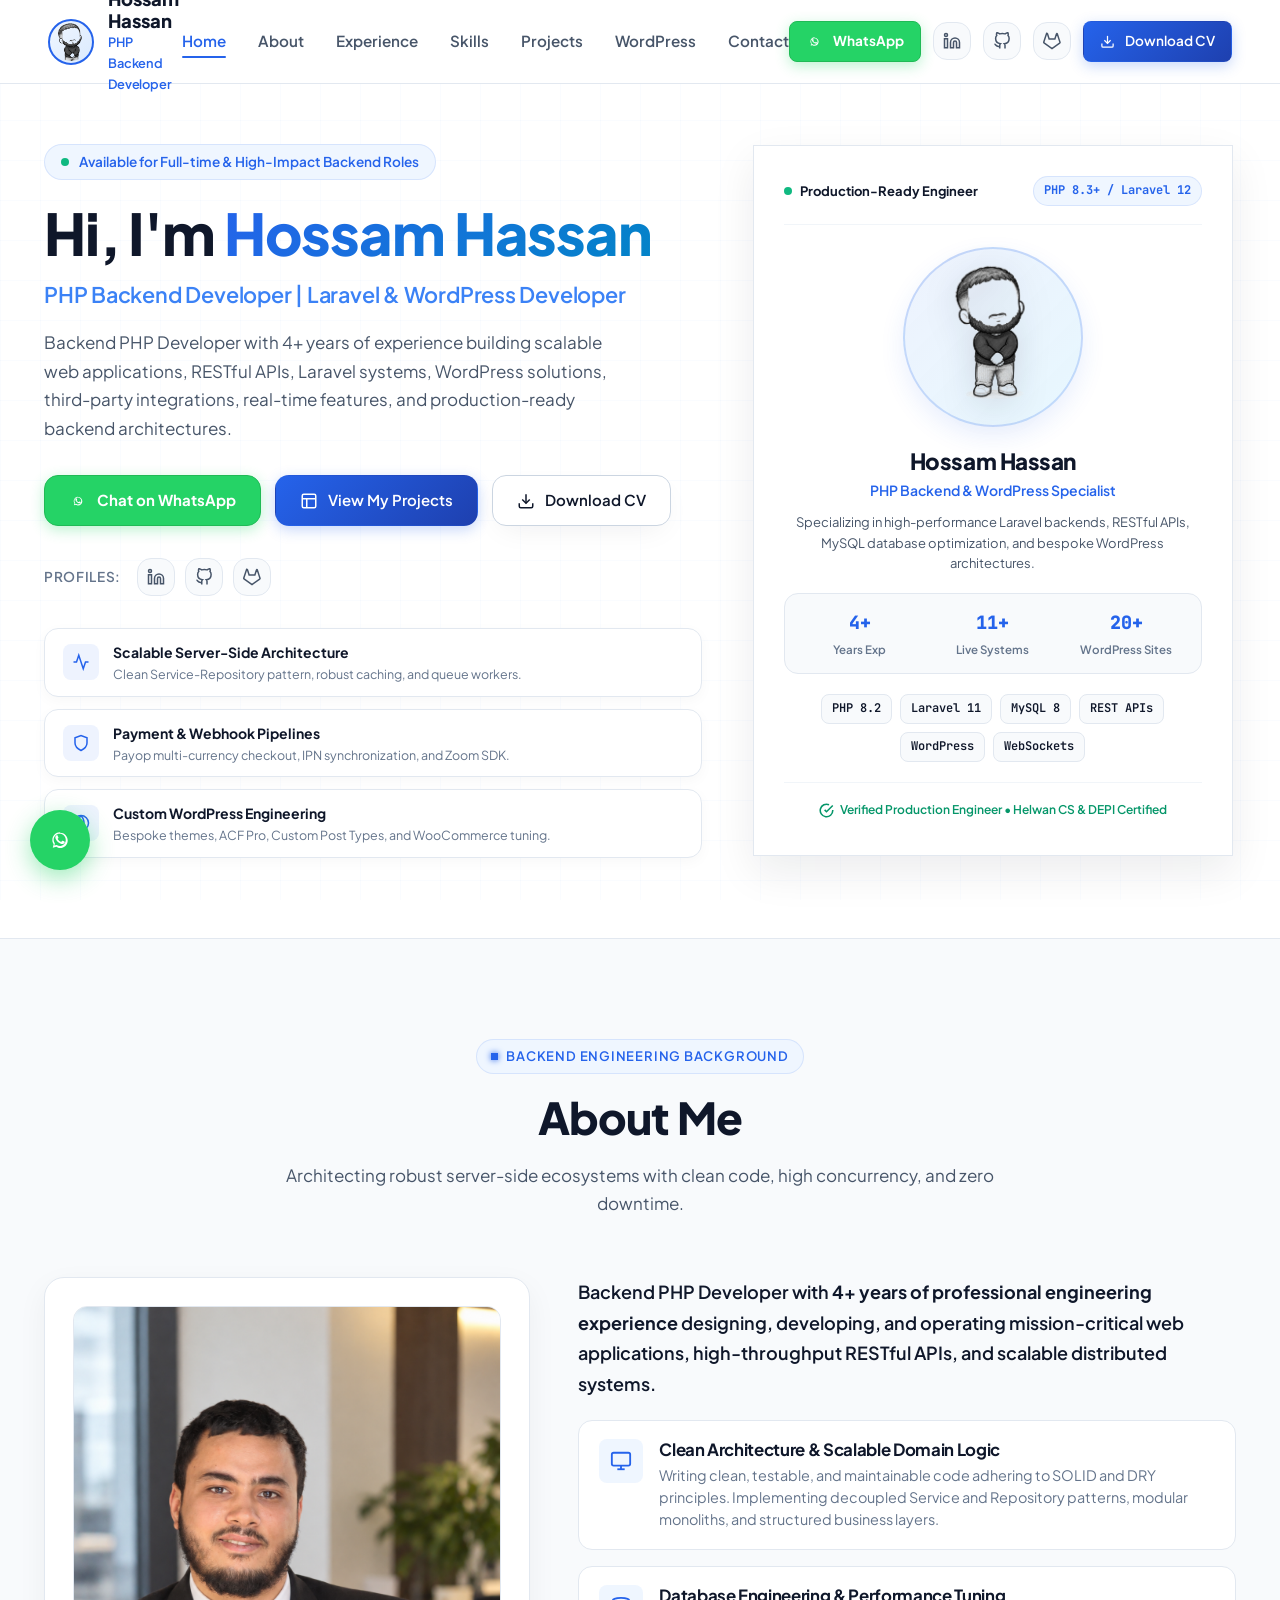
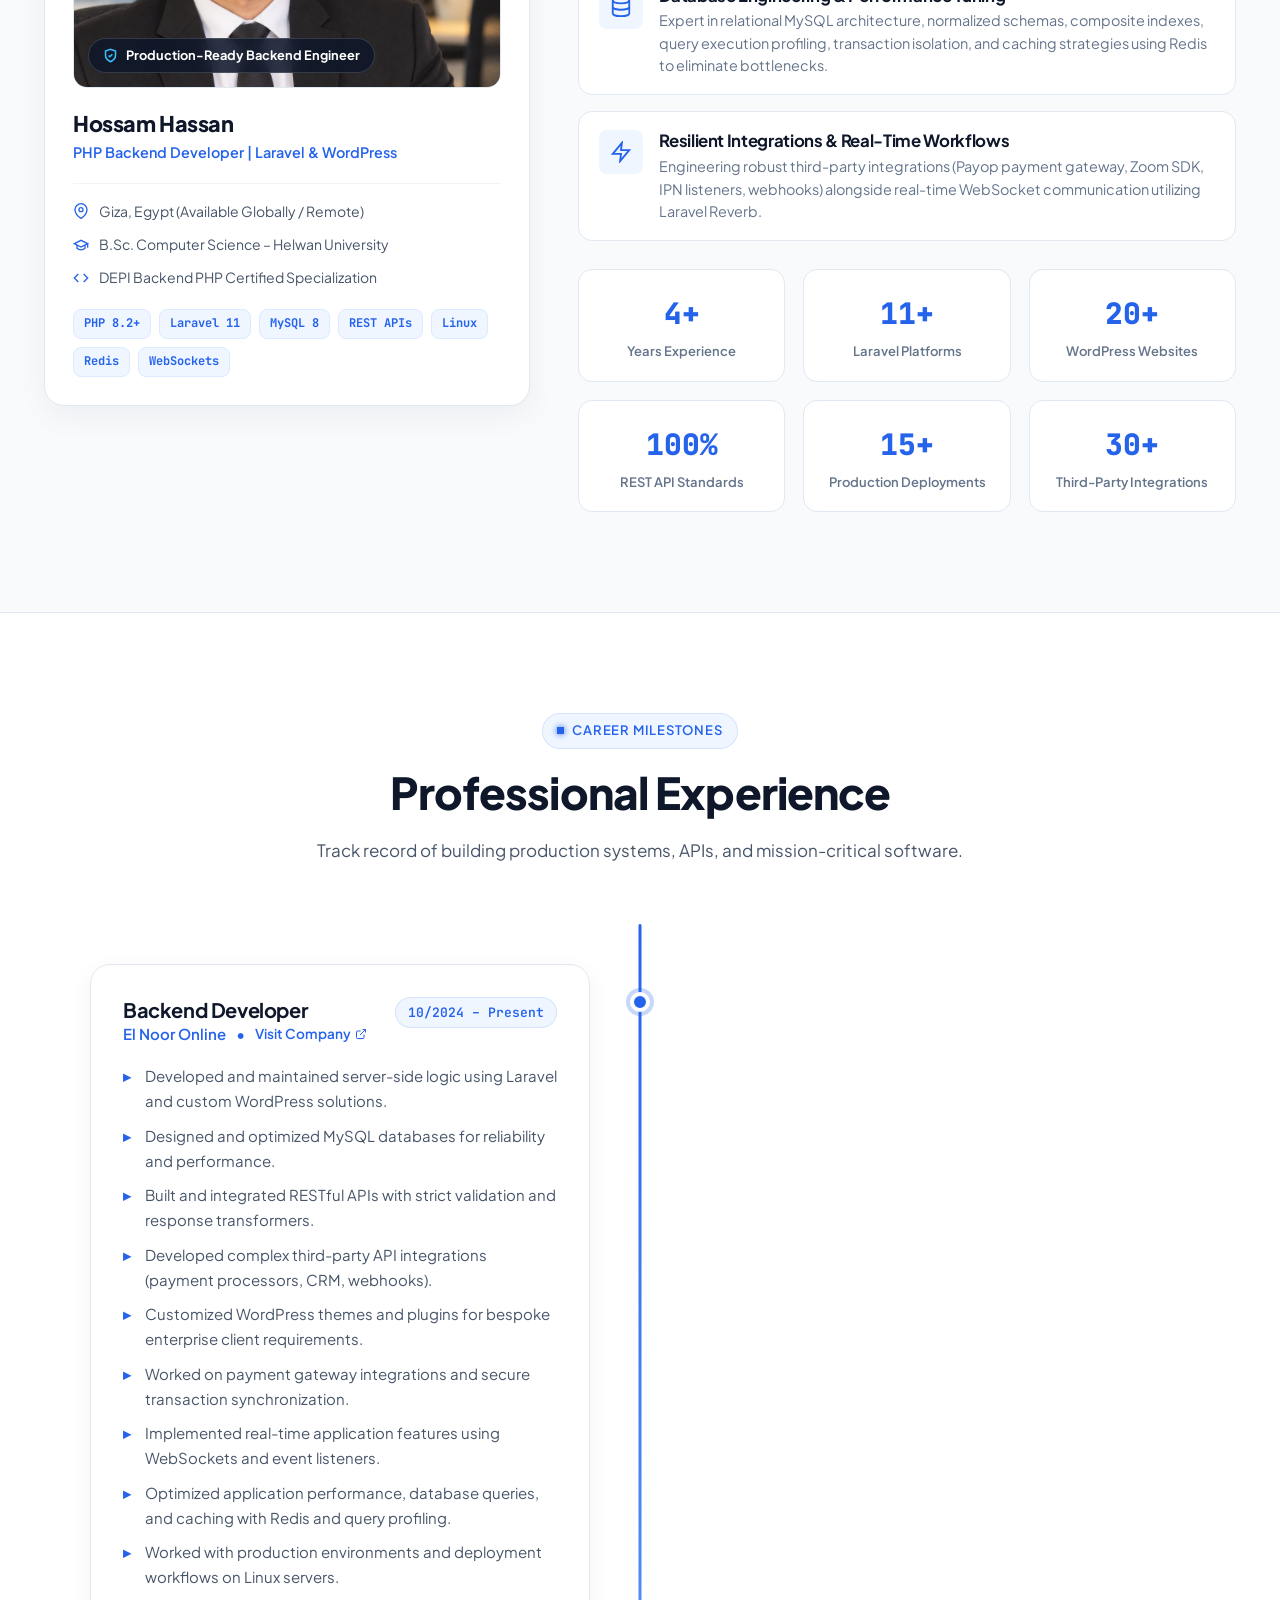
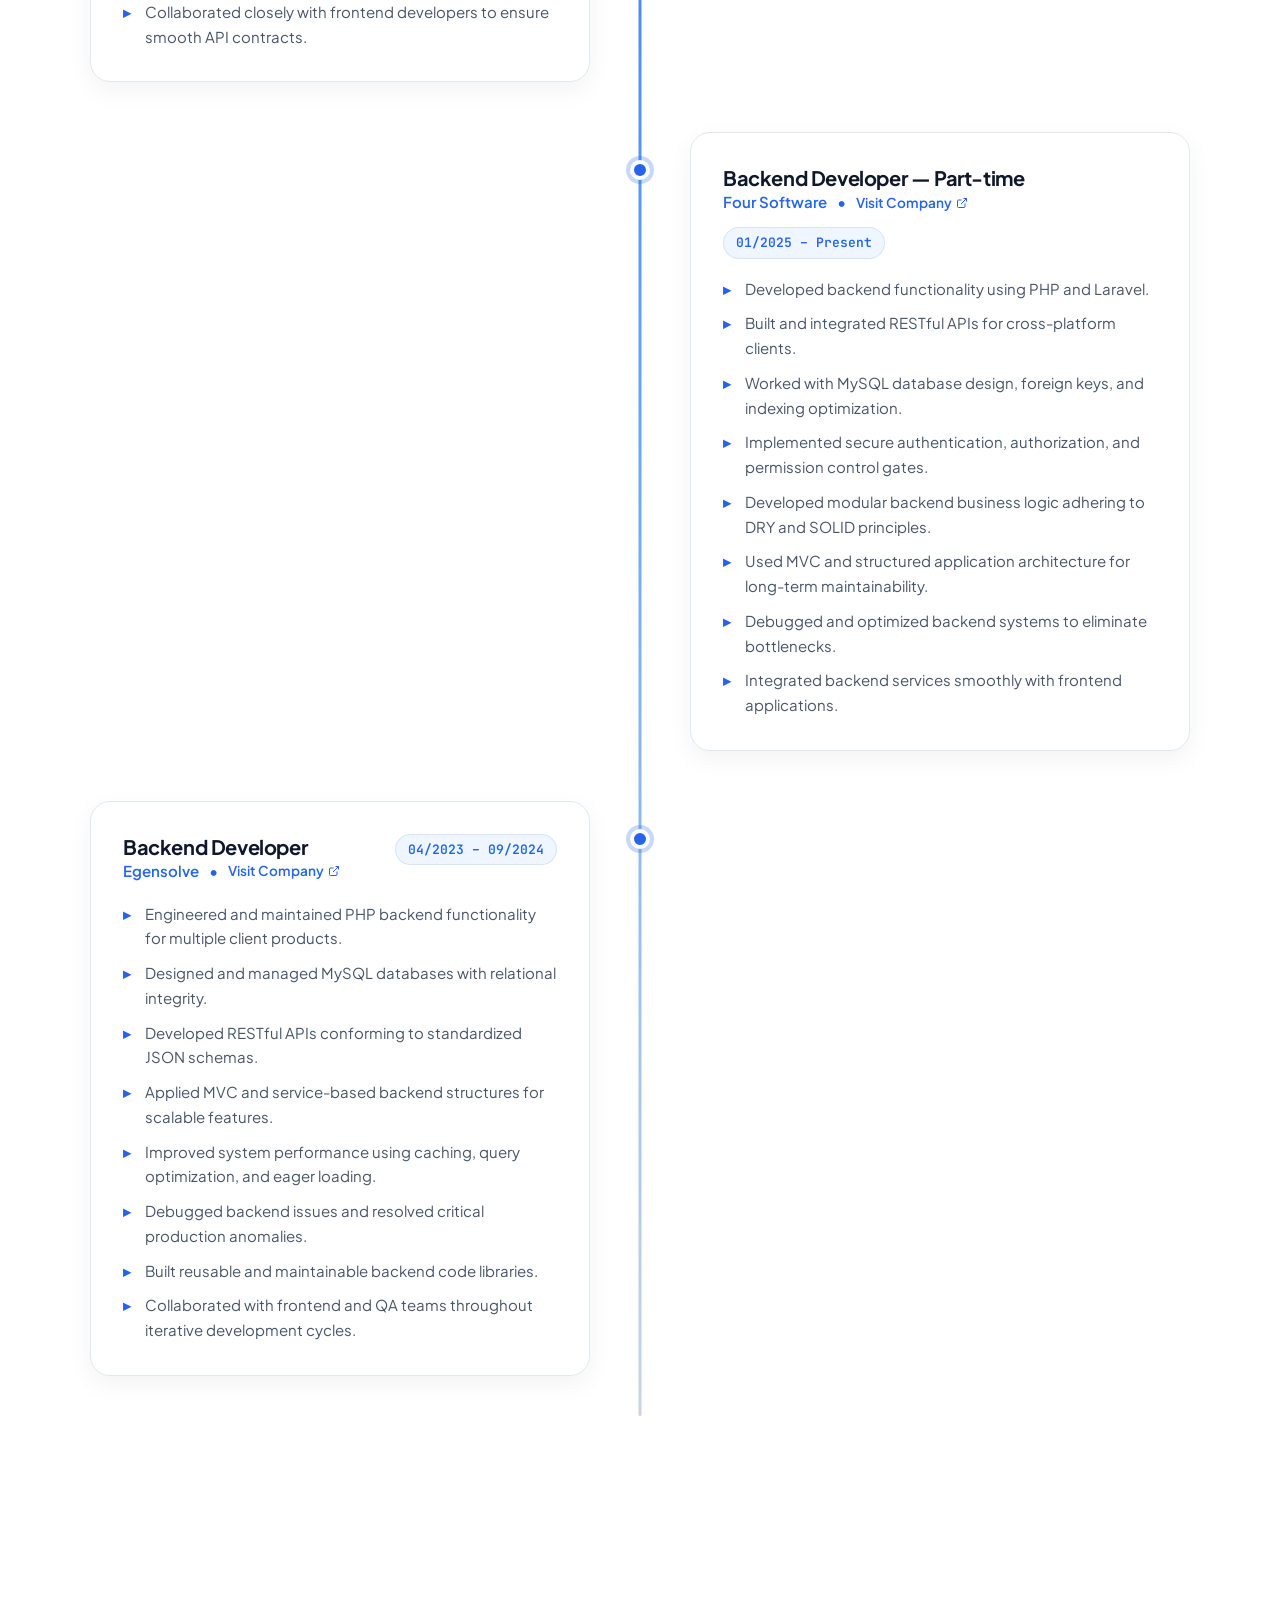
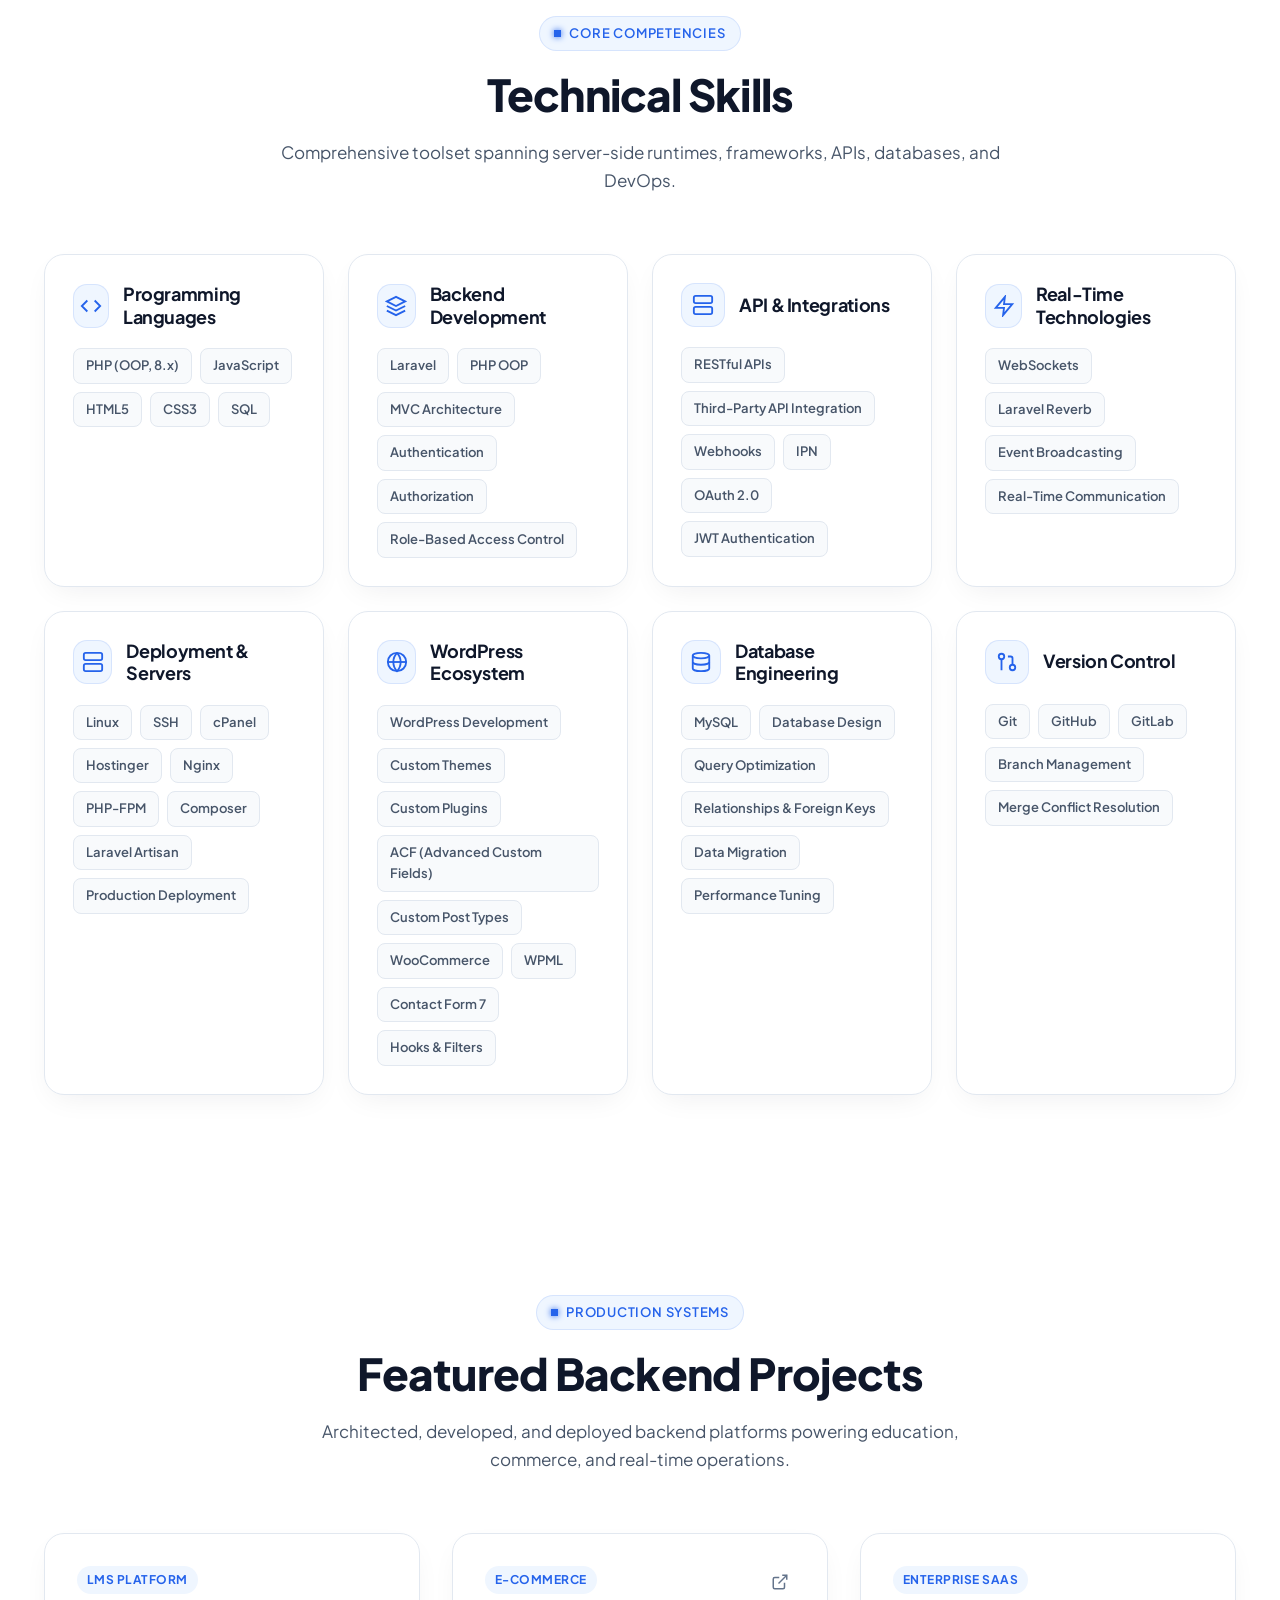
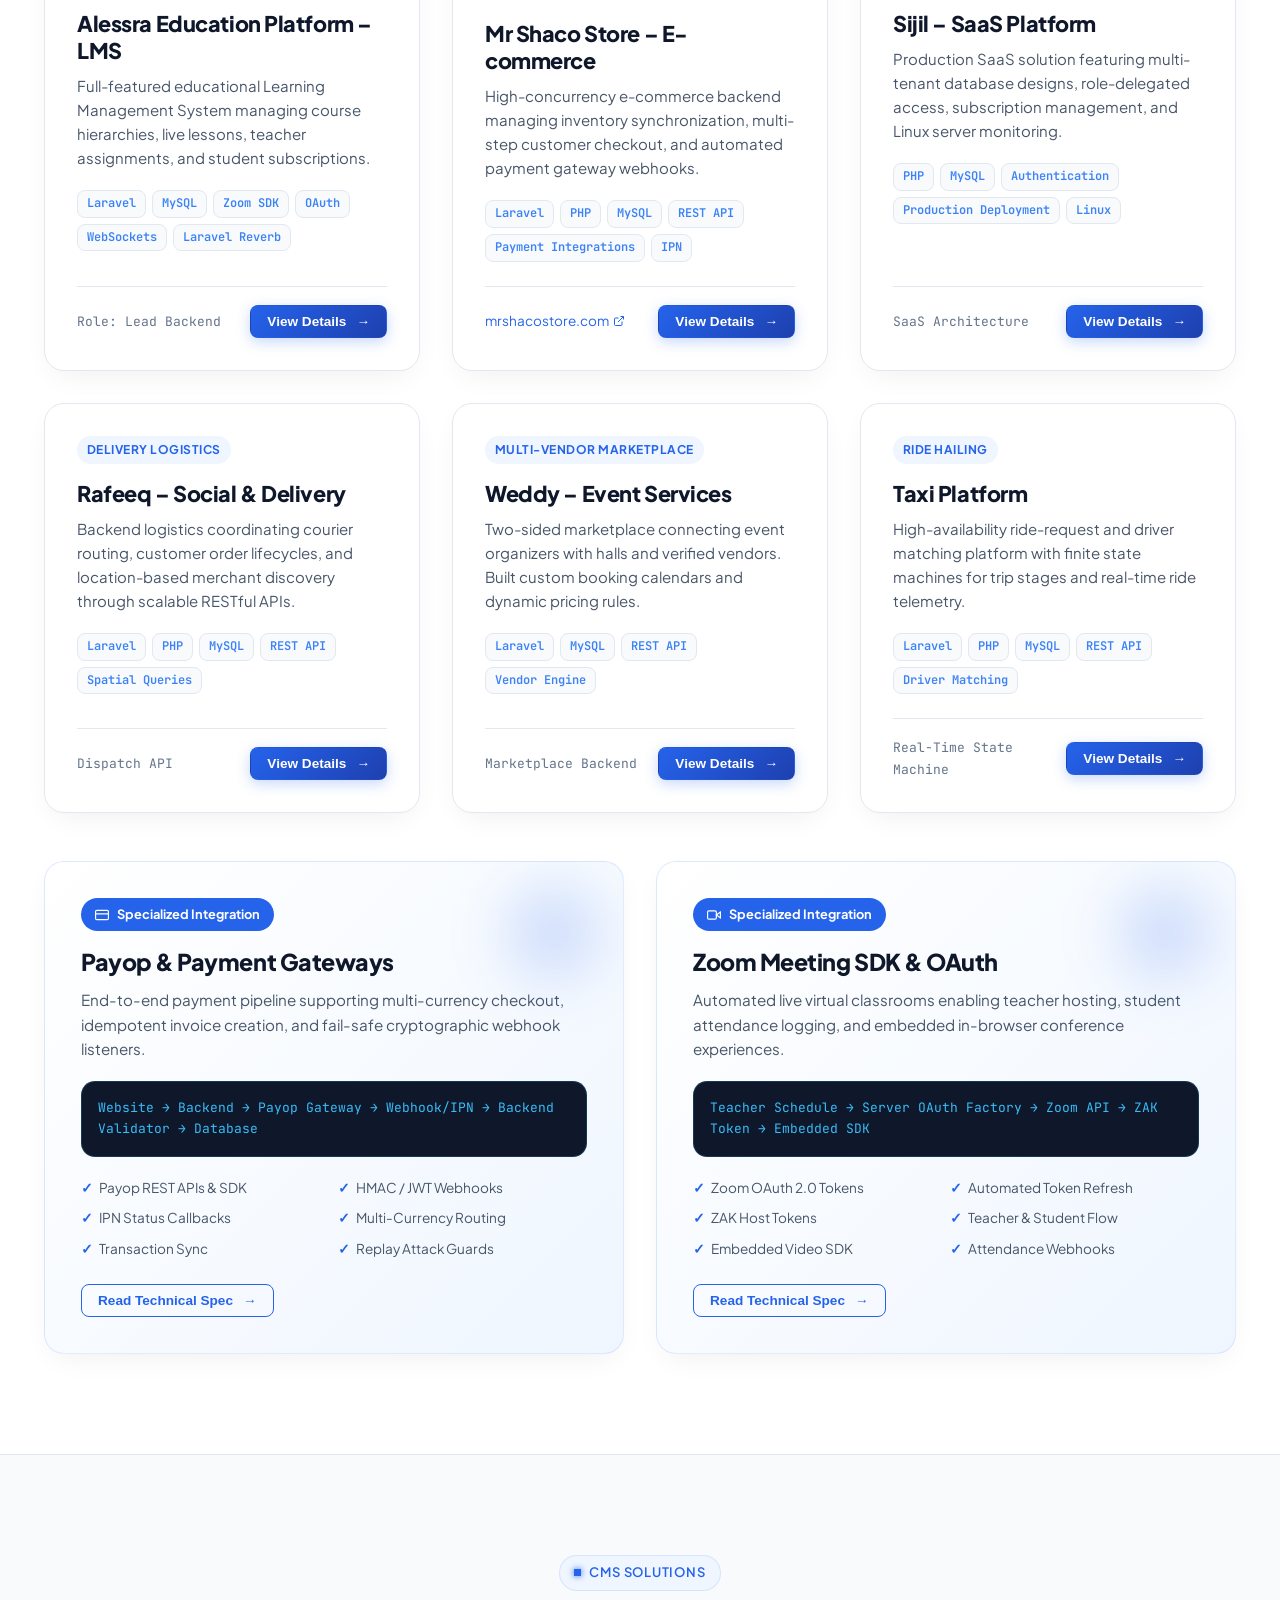
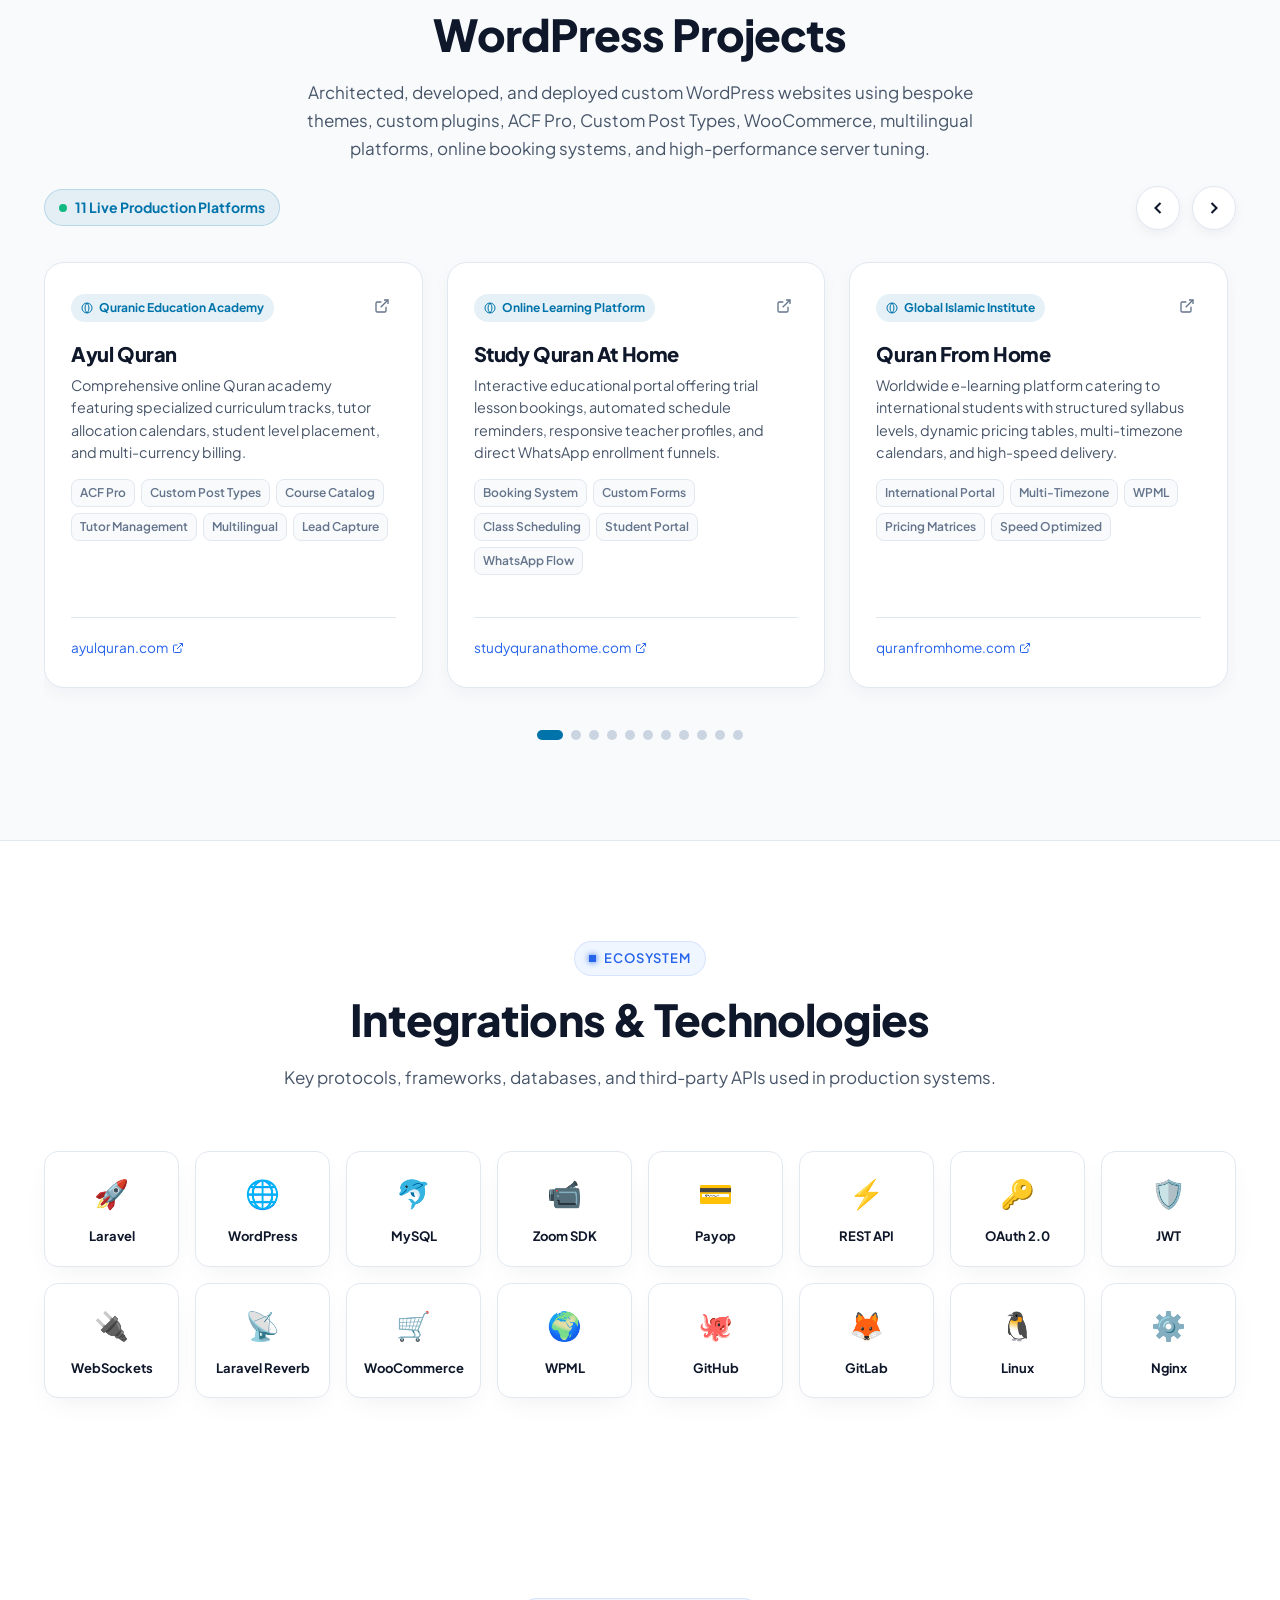
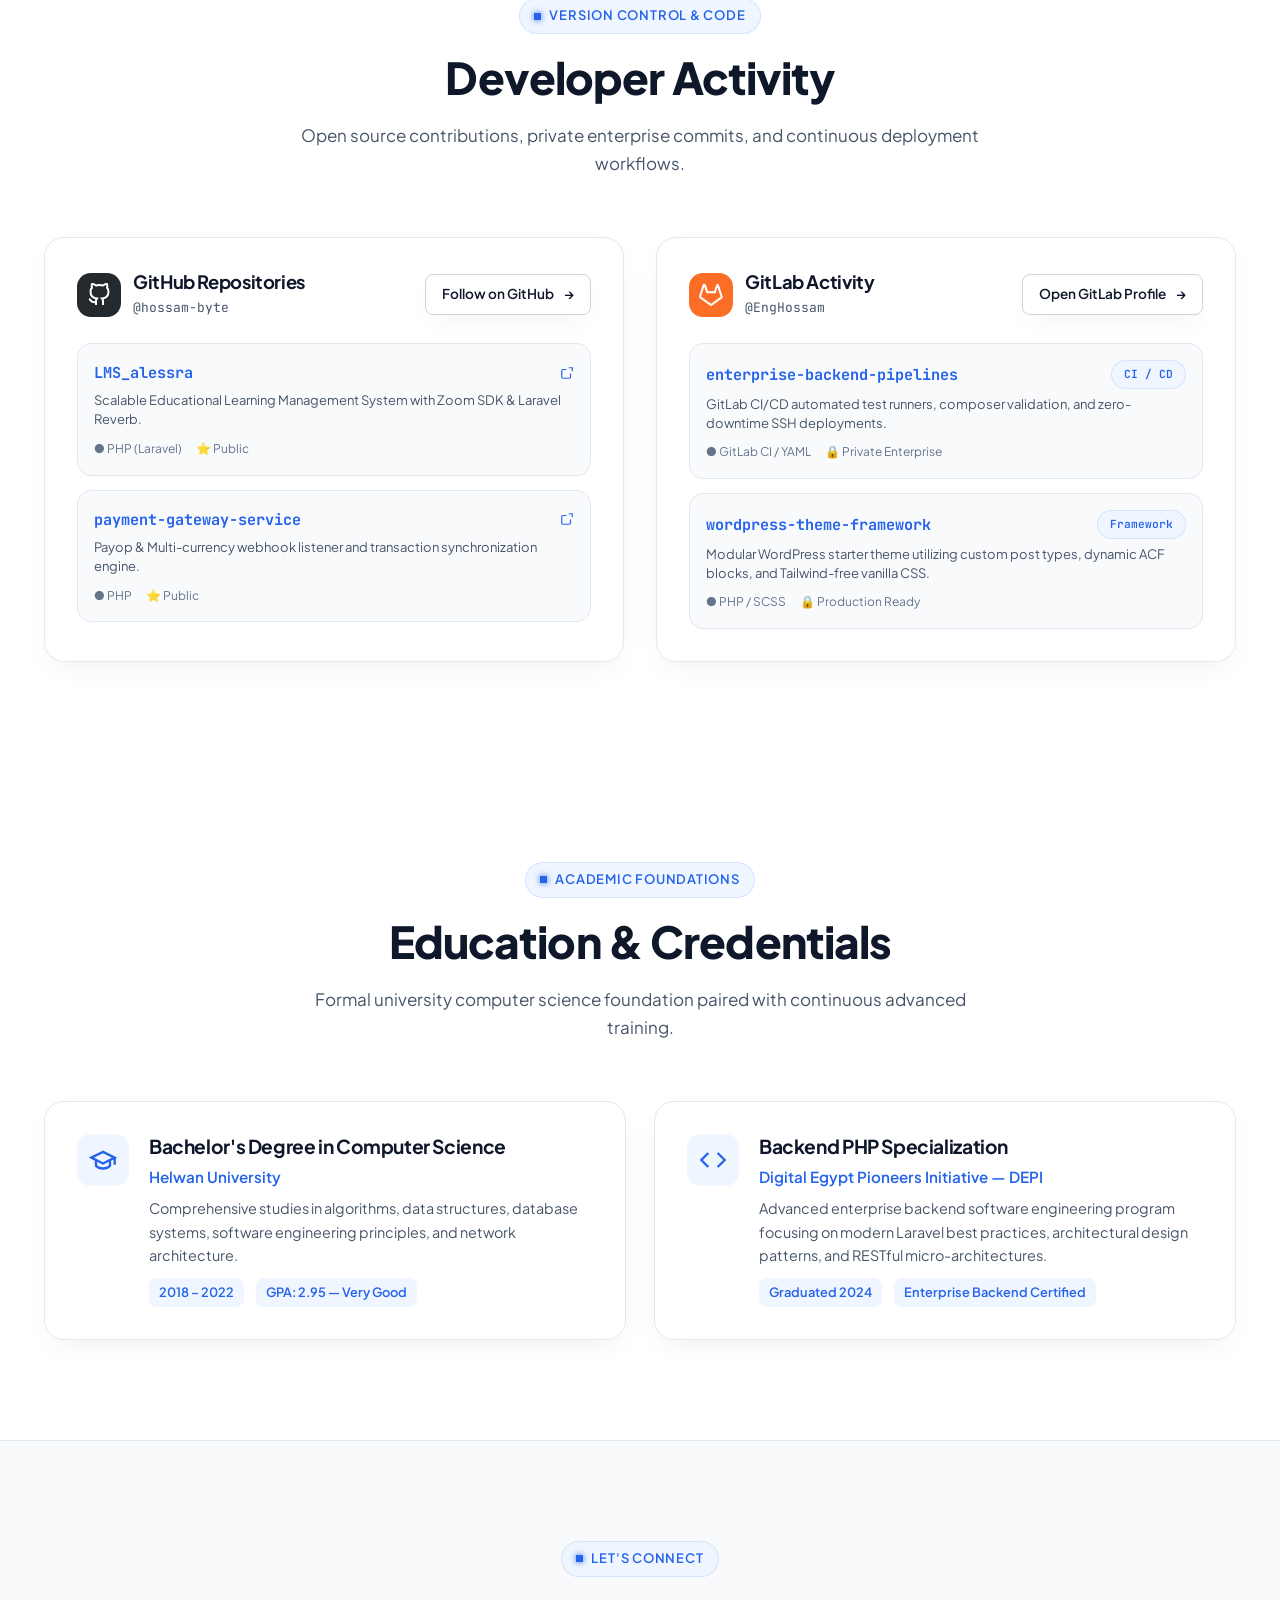
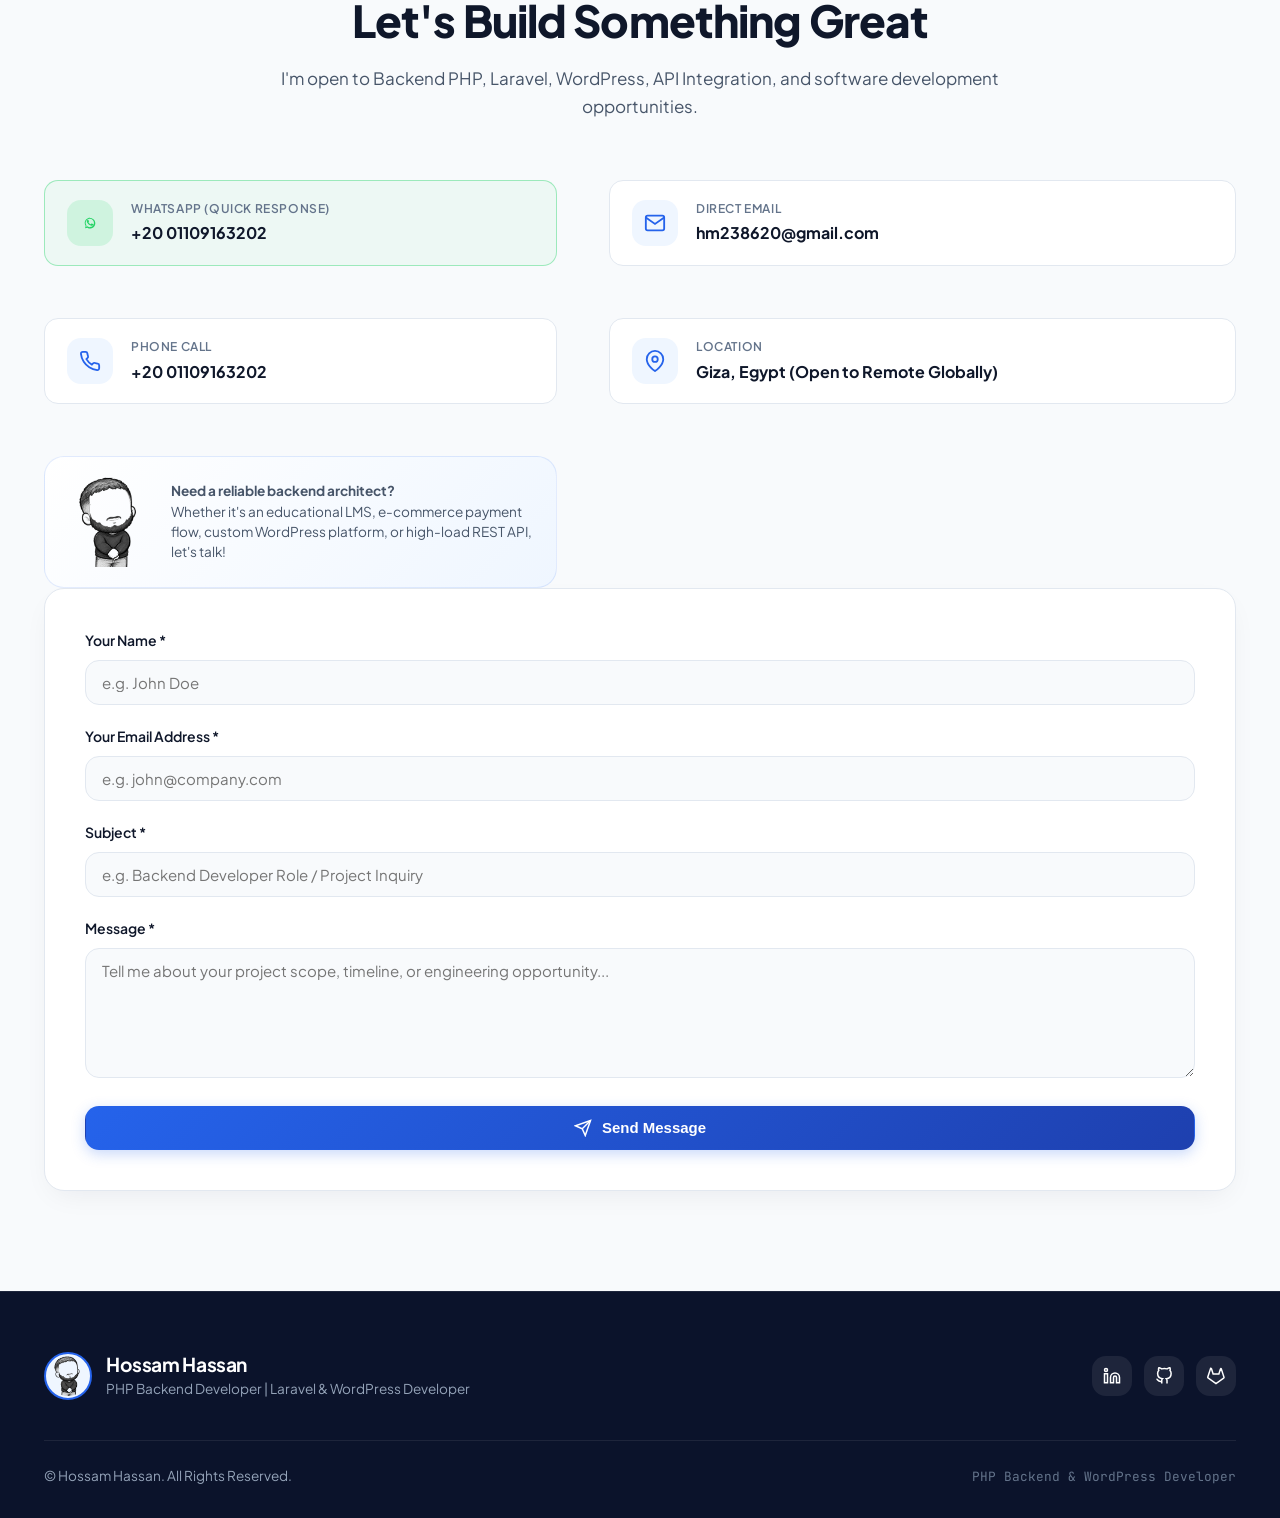
<file: index.html>
<!DOCTYPE html>
<html lang="en" data-theme="light">

<head>
  <meta charset="UTF-8">
  <meta name="viewport" content="width=device-width, initial-scale=1.0">

  <!-- Primary SEO Meta Tags -->
  <title>Hossam Hassan | PHP Backend Developer</title>
  <meta name="title" content="Hossam Hassan | PHP Backend Developer">
  <meta name="description"
    content="PHP Backend Developer specializing in Laravel, WordPress, REST APIs, MySQL, software architecture, third-party integrations, payment gateways, and scalable web applications.">
  <meta name="keywords"
    content="Hossam Hassan, PHP Backend Developer, Laravel Developer, WordPress Developer, MySQL, REST API, Software Architecture, Payment Gateway, Zoom SDK, DEPI">
  <meta name="author" content="Hossam Hassan">
  <meta name="robots" content="index, follow">

  <!-- Open Graph / Facebook -->
  <meta property="og:type" content="website">
  <meta property="og:url" content="https://hossamhassan.com/">
  <meta property="og:title" content="Hossam Hassan | PHP Backend Developer">
  <meta property="og:description"
    content="PHP Backend Developer specializing in Laravel, WordPress, REST APIs, MySQL, software architecture, third-party integrations, and scalable applications.">
  <meta property="og:image" content="assets/images/Logo-avatar.png">

  <!-- Twitter -->
  <meta property="twitter:card" content="summary_large_image">
  <meta property="twitter:title" content="Hossam Hassan | PHP Backend Developer">
  <meta property="twitter:description"
    content="PHP Backend Developer specializing in Laravel, WordPress, REST APIs, MySQL, software architecture, third-party integrations, and scalable applications.">
  <meta property="twitter:image" content="assets/images/Logo-avatar.png">

  <!-- Favicon -->
  <link rel="icon" type="image/png" href="assets/images/Logo-avatar.png">

  <!-- Stylesheet -->
  <link rel="stylesheet" href="assets/css/style.css">

  <!-- Schema.org JSON-LD Structured Data -->
  <script type="application/ld+json">
  {
    "@context": "https://schema.org",
    "@type": "Person",
    "name": "Hossam Hassan",
    "jobTitle": "PHP Backend Developer",
    "url": "https://hossamhassan.com/",
    "sameAs": [
      "https://www.linkedin.com/in/hossam-hassan-290625214",
      "https://github.com/hossam-byte",
      "https://gitlab.com/EngHossam"
    ],
    "knowsAbout": [
      "PHP", "Laravel", "MySQL", "WordPress", "REST APIs", "Software Architecture",
      "WebSockets", "Laravel Reverb", "Payment Gateways", "Payop", "Zoom SDK", "Linux"
    ],
    "alumniOf": "Helwan University",
    "email": "mailto:hm238620@gmail.com",
    "telephone": "+20 01109163202",
    "address": {
      "@type": "PostalAddress",
      "addressLocality": "Giza",
      "addressCountry": "Egypt"
    }
  }
  </script>
</head>

<body>

  <!-- Subtle Technical Grid Background -->
  <div class="bg-grid-pattern" aria-hidden="true"></div>

  <!-- ==========================================
       Sticky Navigation Bar
       ========================================== -->
  <header class="navbar" id="navbar">
    <div class="container navbar-inner">
      <a href="#home" class="brand-logo" id="nav-brand">
        <img src="assets/images/Logo-avatar.png" alt="Hossam Hassan" class="brand-mascot-avatar" width="44" height="44">
        <div class="brand-text">
          <span class="brand-name">Hossam Hassan</span>
          <span class="brand-title">PHP Backend Developer</span>
        </div>
      </a>

      <!-- Desktop Navigation Menu -->
      <nav aria-label="Main Navigation">
        <ul class="nav-links">
          <li><a href="#home" class="nav-link active">Home</a></li>
          <li><a href="#about" class="nav-link">About</a></li>
          <li><a href="#experience" class="nav-link">Experience</a></li>
          <li><a href="#skills" class="nav-link">Skills</a></li>
          <li><a href="#projects" class="nav-link">Projects</a></li>
          <li><a href="#wordpress" class="nav-link">WordPress</a></li>
          <li><a href="#contact" class="nav-link">Contact</a></li>
        </ul>
      </nav>

      <!-- Navbar Actions: WhatsApp, Socials, Download CV -->
      <div class="navbar-actions">
        <!-- Direct WhatsApp Button -->
        <a href="https://api.whatsapp.com/send?phone=201109163202&text=Hello%20Hossam,%20I%20reviewed%20your%20portfolio%20and%20would%20like%20to%20connect."
          target="_blank" rel="noopener noreferrer" class="btn btn-whatsapp btn-sm" id="nav-whatsapp"
          title="Chat on WhatsApp">
          <svg width="17" height="17" viewBox="0 0 24 24" fill="currentColor">
            <path
              d="M12.031 6.172c-3.181 0-5.767 2.586-5.768 5.766-.001 1.298.38 2.27 1.019 3.287l-.711 2.598 2.664-.698c.969.586 1.761.947 2.796.947 3.179 0 5.765-2.587 5.765-5.766.001-3.18-2.585-5.767-5.765-5.767zm0 10.355c-.93 0-1.745-.262-2.515-.747l-.18-.114-1.579.414.421-1.541-.12-.191c-.538-.856-.822-1.637-.822-2.408 0-2.502 2.035-4.538 4.537-4.538 2.501 0 4.537 2.036 4.537 4.538 0 2.501-2.036 4.537-4.538 4.537zm3.174-3.398c-.174-.087-1.03-.509-1.189-.567-.159-.059-.275-.088-.391.087-.116.175-.449.567-.55.684-.101.116-.203.131-.377.044-.174-.088-.735-.271-1.4-.864-.517-.461-.866-1.031-.967-1.205-.101-.174-.011-.268.077-.355.079-.078.174-.203.261-.305.087-.101.116-.174.174-.29.058-.116.029-.218-.015-.305-.043-.087-.391-.944-.536-1.292-.141-.339-.284-.293-.391-.299l-.334-.006c-.116 0-.305.044-.464.218-.16.175-.609.595-.609 1.45 0 .856.623 1.683.71 1.799.087.116 1.226 1.872 2.97 2.625.415.179.739.286.992.367.417.133.796.114 1.096.069.335-.05 1.03-.421 1.175-.828.145-.407.145-.755.101-.828-.043-.073-.159-.117-.333-.204z" />
          </svg>
          <span>WhatsApp</span>
        </a>

        <!-- Social Icons -->
        <a href="https://www.linkedin.com/in/hossam-hassan-290625214" target="_blank" rel="noopener noreferrer"
          class="social-nav-link" aria-label="LinkedIn Profile" title="LinkedIn">
          <svg width="18" height="18" viewBox="0 0 24 24" fill="none" stroke="currentColor" stroke-width="2">
            <path d="M16 8a6 6 0 0 1 6 6v7h-4v-7a2 2 0 0 0-2-2 2 2 0 0 0-2 2v7h-4v-7a6 6 0 0 1 6-6z" />
            <rect x="2" y="9" width="4" height="12" />
            <circle cx="4" cy="4" r="2" />
          </svg>
        </a>
        <a href="https://github.com/hossam-byte" target="_blank" rel="noopener noreferrer" class="social-nav-link"
          aria-label="GitHub Profile" title="GitHub">
          <svg width="18" height="18" viewBox="0 0 24 24" fill="none" stroke="currentColor" stroke-width="2">
            <path
              d="M9 19c-5 1.5-5-2.5-7-3m14 6v-3.87a3.37 3.37 0 0 0-.94-2.61c3.14-.35 6.44-1.54 6.44-7A5.44 5.44 0 0 0 20 4.77 5.07 5.07 0 0 0 19.91 1S18.73.65 16 2.48a13.38 13.38 0 0 0-7 0C6.27.65 5.09 1 5.09 1A5.07 5.07 0 0 0 5 4.77a5.44 5.44 0 0 0-1.5 3.78c0 5.42 3.3 6.61 6.44 7A3.37 3.37 0 0 0 9 18.13V22" />
          </svg>
        </a>
        <a href="https://gitlab.com/EngHossam" target="_blank" rel="noopener noreferrer" class="social-nav-link"
          aria-label="GitLab Profile" title="GitLab">
          <svg width="18" height="18" viewBox="0 0 24 24" fill="none" stroke="currentColor" stroke-width="2">
            <path
              d="M22.65 14.39L12 22.13 1.35 14.39a.84.84 0 0 1-.3-.94l1.22-3.78 2.44-7.51A.42.42 0 0 1 5.49 2h.02c.2 0 .38.14.44.33l2.22 6.84h7.66l2.22-6.84a.46.46 0 0 1 .44-.33h.02c.22 0 .4.15.47.36l2.43 7.48 1.23 3.8a.84.84 0 0 1-.3.95z" />
          </svg>
        </a>

        <!-- Download CV Button -->
        <a href="assets/docs/Hossam_Hassan_Resume.pdf" download="Hossam_Hassan_Resume.pdf"
          class="btn btn-primary btn-sm" id="nav-download-cv">
          <svg width="15" height="15" viewBox="0 0 24 24" fill="none" stroke="currentColor" stroke-width="2">
            <path d="M21 15v4a2 2 0 0 1-2 2H5a2 2 0 0 1-2-2v-4" />
            <polyline points="7 10 12 15 17 10" />
            <line x1="12" y1="15" x2="12" y2="3" />
          </svg>
          <span>Download CV</span>
        </a>

        <!-- Mobile Menu Toggle Button -->
        <button id="mobile-toggle-btn" class="mobile-toggle-btn" aria-label="Open Mobile Menu">
          <svg width="24" height="24" viewBox="0 0 24 24" fill="none" stroke="currentColor" stroke-width="2">
            <line x1="3" y1="12" x2="21" y2="12" />
            <line x1="3" y1="6" x2="21" y2="6" />
            <line x1="3" y1="18" x2="21" y2="18" />
          </svg>
        </button>
      </div>
    </div>
  </header>

  <!-- Mobile Drawer Menu -->
  <div id="mobile-drawer" class="mobile-drawer">
    <a href="#home" class="mobile-nav-link">Home <span>→</span></a>
    <a href="#about" class="mobile-nav-link">About Me <span>→</span></a>
    <a href="#experience" class="mobile-nav-link">Experience <span>→</span></a>
    <a href="#skills" class="mobile-nav-link">Technical Skills <span>→</span></a>
    <a href="#projects" class="mobile-nav-link">Backend Projects <span>→</span></a>
    <a href="#wordpress" class="mobile-nav-link">WordPress Projects <span>→</span></a>
    <a href="#contact" class="mobile-nav-link">Contact Me <span>→</span></a>
    <div style="margin-top: 20px; display: flex; flex-direction: column; gap: 10px;">
      <a href="https://api.whatsapp.com/send?phone=201109163202&text=Hello%20Hossam,%20I%20saw%20your%20portfolio."
        target="_blank" rel="noopener noreferrer" class="btn btn-whatsapp" style="width: 100%;">
        Chat on WhatsApp
      </a>
      <a href="assets/docs/Hossam_Hassan_Resume.pdf" download class="btn btn-primary" style="width: 100%;">
        Download CV (PDF)
      </a>
      <div style="display: flex; justify-content: center; gap: 14px; margin-top: 10px;">
        <a href="https://www.linkedin.com/in/hossam-hassan-290625214" target="_blank" rel="noopener noreferrer"
          class="social-nav-link" aria-label="LinkedIn Profile" title="LinkedIn">
          <svg width="18" height="18" viewBox="0 0 24 24" fill="none" stroke="currentColor" stroke-width="2">
            <path d="M16 8a6 6 0 0 1 6 6v7h-4v-7a2 2 0 0 0-2-2 2 2 0 0 0-2 2v7h-4v-7a6 6 0 0 1 6-6z" />
            <rect x="2" y="9" width="4" height="12" />
            <circle cx="4" cy="4" r="2" />
          </svg>
        </a>
        <a href="https://github.com/hossam-byte" target="_blank" rel="noopener noreferrer" class="social-nav-link"
          aria-label="GitHub Profile" title="GitHub">
          <svg width="18" height="18" viewBox="0 0 24 24" fill="none" stroke="currentColor" stroke-width="2">
            <path
              d="M9 19c-5 1.5-5-2.5-7-3m14 6v-3.87a3.37 3.37 0 0 0-.94-2.61c3.14-.35 6.44-1.54 6.44-7A5.44 5.44 0 0 0 20 4.77 5.07 5.07 0 0 0 19.91 1S18.73.65 16 2.48a13.38 13.38 0 0 0-7 0C6.27.65 5.09 1 5.09 1A5.07 5.07 0 0 0 5 4.77a5.44 5.44 0 0 0-1.5 3.78c0 5.42 3.3 6.61 6.44 7A3.37 3.37 0 0 0 9 18.13V22" />
          </svg>
        </a>
        <a href="https://gitlab.com/EngHossam" target="_blank" rel="noopener noreferrer" class="social-nav-link"
          aria-label="GitLab Profile" title="GitLab">
          <svg width="18" height="18" viewBox="0 0 24 24" fill="none" stroke="currentColor" stroke-width="2">
            <path
              d="M22.65 14.39L12 22.13 1.35 14.39a.84.84 0 0 1-.3-.94l1.22-3.78 2.44-7.51A.42.42 0 0 1 5.49 2h.02c.2 0 .38.14.44.33l2.22 6.84h7.66l2.22-6.84a.46.46 0 0 1 .44-.33h.02c.22 0 .4.15.47.36l2.43 7.48 1.23 3.8a.84.84 0 0 1-.3.95z" />
          </svg>
        </a>
      </div>
    </div>
  </div>

  <!-- ==========================================
       Hero Section
       ========================================== -->
  <section class="hero-section" id="home">
    <div class="container">
      <div class="hero-grid">
        <!-- Left Side: Content & CTAs -->
        <div class="hero-content">
          <div class="hero-badge-container">
            <span class="hero-status-pill">
              <span class="pulse-dot"></span>
              Available for Full-time & High-Impact Backend Roles
            </span>
          </div>

          <h1 class="hero-headline">
            Hi, I'm <span class="highlight-blue">Hossam Hassan</span>
          </h1>
          <h2 class="hero-subtitle">
            PHP Backend Developer | Laravel & WordPress Developer
          </h2>
          <p class="hero-description">
            Backend PHP Developer with 4+ years of experience building scalable web applications, RESTful APIs, Laravel
            systems, WordPress solutions, third-party integrations, real-time features, and production-ready backend
            architectures.
          </p>

          <!-- CTAs -->
          <div class="hero-cta-group">
            <a href="https://api.whatsapp.com/send?phone=201109163202&text=Hello%20Hossam,%20I%20viewed%20your%20portfolio%20and%20would%20like%20to%20chat."
              target="_blank" rel="noopener noreferrer" class="btn btn-whatsapp" id="hero-whatsapp-cta">
              <svg width="18" height="18" viewBox="0 0 24 24" fill="currentColor">
                <path
                  d="M12.031 6.172c-3.181 0-5.767 2.586-5.768 5.766-.001 1.298.38 2.27 1.019 3.287l-.711 2.598 2.664-.698c.969.586 1.761.947 2.796.947 3.179 0 5.765-2.587 5.765-5.766.001-3.18-2.585-5.767-5.765-5.767zm0 10.355c-.93 0-1.745-.262-2.515-.747l-.18-.114-1.579.414.421-1.541-.12-.191c-.538-.856-.822-1.637-.822-2.408 0-2.502 2.035-4.538 4.537-4.538 2.501 0 4.537 2.036 4.537 4.538 0 2.501-2.036 4.537-4.538 4.537zm3.174-3.398c-.174-.087-1.03-.509-1.189-.567-.159-.059-.275-.088-.391.087-.116.175-.449.567-.55.684-.101.116-.203.131-.377.044-.174-.088-.735-.271-1.4-.864-.517-.461-.866-1.031-.967-1.205-.101-.174-.011-.268.077-.355.079-.078.174-.203.261-.305.087-.101.116-.174.174-.29.058-.116.029-.218-.015-.305-.043-.087-.391-.944-.536-1.292-.141-.339-.284-.293-.391-.299l-.334-.006c-.116 0-.305.044-.464.218-.16.175-.609.595-.609 1.45 0 .856.623 1.683.71 1.799.087.116 1.226 1.872 2.97 2.625.415.179.739.286.992.367.417.133.796.114 1.096.069.335-.05 1.03-.421 1.175-.828.145-.407.145-.755.101-.828-.043-.073-.159-.117-.333-.204z" />
              </svg>
              <span>Chat on WhatsApp</span>
            </a>
            <a href="#projects" class="btn btn-primary">
              <svg width="18" height="18" viewBox="0 0 24 24" fill="none" stroke="currentColor" stroke-width="2">
                <rect x="3" y="3" width="18" height="18" rx="2" />
                <line x1="3" y1="9" x2="21" y2="9" />
                <line x1="9" y1="21" x2="9" y2="9" />
              </svg>
              View My Projects
            </a>
            <a href="assets/docs/Hossam_Hassan_Resume.pdf" download="Hossam_Hassan_Resume.pdf"
              class="btn btn-secondary">
              <svg width="18" height="18" viewBox="0 0 24 24" fill="none" stroke="currentColor" stroke-width="2">
                <path d="M21 15v4a2 2 0 0 1-2 2H5a2 2 0 0 1-2-2v-4" />
                <polyline points="7 10 12 15 17 10" />
                <line x1="12" y1="15" x2="12" y2="3" />
              </svg>
              Download CV
            </a>
          </div>

          <!-- Social Links -->
          <div class="hero-social-group">
            <span class="hero-social-label">Profiles:</span>
            <div class="hero-social-links">
              <a href="https://www.linkedin.com/in/hossam-hassan-290625214" target="_blank" rel="noopener noreferrer"
                class="social-nav-link" title="LinkedIn">
                <svg width="18" height="18" viewBox="0 0 24 24" fill="none" stroke="currentColor" stroke-width="2">
                  <path d="M16 8a6 6 0 0 1 6 6v7h-4v-7a2 2 0 0 0-2-2 2 2 0 0 0-2 2v7h-4v-7a6 6 0 0 1 6-6z" />
                  <rect x="2" y="9" width="4" height="12" />
                  <circle cx="4" cy="4" r="2" />
                </svg>
              </a>
              <a href="https://github.com/hossam-byte" target="_blank" rel="noopener noreferrer" class="social-nav-link"
                title="GitHub">
                <svg width="18" height="18" viewBox="0 0 24 24" fill="none" stroke="currentColor" stroke-width="2">
                  <path
                    d="M9 19c-5 1.5-5-2.5-7-3m14 6v-3.87a3.37 3.37 0 0 0-.94-2.61c3.14-.35 6.44-1.54 6.44-7A5.44 5.44 0 0 0 20 4.77 5.07 5.07 0 0 0 19.91 1S18.73.65 16 2.48a13.38 13.38 0 0 0-7 0C6.27.65 5.09 1 5.09 1A5.07 5.07 0 0 0 5 4.77a5.44 5.44 0 0 0-1.5 3.78c0 5.42 3.3 6.61 6.44 7A3.37 3.37 0 0 0 9 18.13V22" />
                </svg>
              </a>
              <a href="https://gitlab.com/EngHossam" target="_blank" rel="noopener noreferrer" class="social-nav-link"
                title="GitLab">
                <svg width="18" height="18" viewBox="0 0 24 24" fill="none" stroke="currentColor" stroke-width="2">
                  <path
                    d="M22.65 14.39L12 22.13 1.35 14.39a.84.84 0 0 1-.3-.94l1.22-3.78 2.44-7.51A.42.42 0 0 1 5.49 2h.02c.2 0 .38.14.44.33l2.22 6.84h7.66l2.22-6.84a.46.46 0 0 1 .44-.33h.02c.22 0 .4.15.47.36l2.43 7.48 1.23 3.8a.84.84 0 0 1-.3.95z" />
                </svg>
              </a>
            </div>
          </div>

          <!-- Engineering Deliverables Highlights -->
          <div class="hero-highlights-box">
            <div class="hero-highlight-item">
              <div class="highlight-icon">
                <svg width="18" height="18" viewBox="0 0 24 24" fill="none" stroke="currentColor" stroke-width="2">
                  <polyline points="22 12 18 12 15 21 9 3 6 12 2 12" />
                </svg>
              </div>
              <div>
                <strong>Scalable Server-Side Architecture</strong>
                <span>Clean Service-Repository pattern, robust caching, and queue workers.</span>
              </div>
            </div>

            <div class="hero-highlight-item">
              <div class="highlight-icon">
                <svg width="18" height="18" viewBox="0 0 24 24" fill="none" stroke="currentColor" stroke-width="2">
                  <path d="M12 22s8-4 8-10V5l-8-3-8 3v7c0 6 8 10 8 10z" />
                </svg>
              </div>
              <div>
                <strong>Payment & Webhook Pipelines</strong>
                <span>Payop multi-currency checkout, IPN synchronization, and Zoom SDK.</span>
              </div>
            </div>

            <div class="hero-highlight-item">
              <div class="highlight-icon">
                <svg width="18" height="18" viewBox="0 0 24 24" fill="none" stroke="currentColor" stroke-width="2">
                  <circle cx="12" cy="12" r="10" />
                  <path d="M12 2a14.5 14.5 0 0 0 0 20 14.5 14.5 0 0 0 0-20" />
                </svg>
              </div>
              <div>
                <strong>Custom WordPress Engineering</strong>
                <span>Bespoke themes, ACF Pro, Custom Post Types, and WooCommerce tuning.</span>
              </div>
            </div>
          </div>
        </div>

        <!-- Right Side: Modern Executive Developer Card -->
        <div class="hero-visual-container">
          <div class="hero-developer-card">
            <div class="dev-card-header">
              <div class="dev-card-status">
                <span class="pulse-dot"></span>
                <span>Production-Ready Engineer</span>
              </div>
              <span class="dev-card-badge">PHP 8.3+ / Laravel 12</span>
            </div>

            <div class="dev-card-avatar-zone">
              <div class="dev-card-avatar-frame">
                <img src="assets/images/Logo.png" alt="Hossam Hassan" class="dev-card-logo-img" width="160"
                  height="160">
              </div>
            </div>

            <div class="dev-card-identity">
              <h3 class="dev-card-name">Hossam Hassan</h3>
              <p class="dev-card-role">PHP Backend & WordPress Specialist</p>
              <p class="dev-card-summary">
                Specializing in high-performance Laravel backends, RESTful APIs, MySQL database optimization, and
                bespoke WordPress architectures.
              </p>
            </div>

            <div class="dev-card-metrics-grid">
              <div class="dev-metric-item">
                <span class="dev-metric-num">4+</span>
                <span class="dev-metric-label">Years Exp</span>
              </div>
              <div class="dev-metric-item">
                <span class="dev-metric-num">11+</span>
                <span class="dev-metric-label">Live Systems</span>
              </div>
              <div class="dev-metric-item">
                <span class="dev-metric-num">20+</span>
                <span class="dev-metric-label">WordPress Sites</span>
              </div>
            </div>

            <div class="dev-card-stack-row">
              <span class="dev-stack-chip">PHP 8.2</span>
              <span class="dev-stack-chip">Laravel 11</span>
              <span class="dev-stack-chip">MySQL 8</span>
              <span class="dev-stack-chip">REST APIs</span>
              <span class="dev-stack-chip">WordPress</span>
              <span class="dev-stack-chip">WebSockets</span>
            </div>

            <div class="dev-card-footer">
              <div class="dev-card-verified">
                <svg width="15" height="15" viewBox="0 0 24 24" fill="none" stroke="currentColor" stroke-width="2.5">
                  <path d="M22 11.08V12a10 10 0 1 1-5.93-9.14" />
                  <polyline points="22 4 12 14.01 9 11.01" />
                </svg>
                <span>Verified Production Engineer • Helwan CS & DEPI Certified</span>
              </div>
            </div>
          </div>
        </div>
      </div>
    </div>
  </section>

  <!-- ==========================================
       About Me Section
       ========================================== -->
  <section class="section about-section" id="about">
    <div class="container">
      <div class="section-header">
        <span class="section-tag"><span class="pixel-dot"></span> Backend Engineering Background</span>
        <h2 class="section-title">About Me</h2>
        <p class="section-desc">Architecting robust server-side ecosystems with clean code, high concurrency, and zero
          downtime.</p>
      </div>

      <div class="about-grid">
        <!-- Professional Developer Identity Card (Left) -->
        <div class="about-profile-card">
          <div class="about-portrait-wrapper">
            <img src="assets/images/hossam-portrait.png" alt="Hossam Hassan - Backend Developer"
              class="about-portrait-img">
            <div class="about-verified-badge">
              <svg width="15" height="15" viewBox="0 0 24 24" fill="none" stroke="currentColor" stroke-width="2.5">
                <path d="M12 22s8-4 8-10V5l-8-3-8 3v7c0 6 8 10 8 10z" />
                <polyline points="9 12 11 14 15 10" />
              </svg>
              <span>Production-Ready Backend Engineer</span>
            </div>
          </div>

          <div class="about-profile-header">
            <h3 class="about-profile-name">Hossam Hassan</h3>
            <div class="about-profile-role">PHP Backend Developer | Laravel & WordPress</div>
          </div>

          <div class="about-meta-list">
            <div class="about-meta-item">
              <span class="about-meta-icon"><svg width="16" height="16" viewBox="0 0 24 24" fill="none"
                  stroke="currentColor" stroke-width="2">
                  <path d="M21 10c0 7-9 13-9 13s-9-6-9-13a9 9 0 0 1 18 0z" />
                  <circle cx="12" cy="10" r="3" />
                </svg></span>
              <span>Giza, Egypt (Available Globally / Remote)</span>
            </div>
            <div class="about-meta-item">
              <span class="about-meta-icon"><svg width="16" height="16" viewBox="0 0 24 24" fill="none"
                  stroke="currentColor" stroke-width="2">
                  <path d="M22 10v6M2 10l10-5 10 5-10 5z" />
                  <path d="M6 12v5c3 3 9 3 12 0v-5" />
                </svg></span>
              <span>B.Sc. Computer Science – Helwan University</span>
            </div>
            <div class="about-meta-item">
              <span class="about-meta-icon"><svg width="16" height="16" viewBox="0 0 24 24" fill="none"
                  stroke="currentColor" stroke-width="2">
                  <polyline points="16 18 22 12 16 6" />
                  <polyline points="8 6 2 12 8 18" />
                </svg></span>
              <span>DEPI Backend PHP Certified Specialization</span>
            </div>
          </div>

          <div class="about-quick-tags">
            <span class="about-quick-tag">PHP 8.2+</span>
            <span class="about-quick-tag">Laravel 11</span>
            <span class="about-quick-tag">MySQL 8</span>
            <span class="about-quick-tag">REST APIs</span>
            <span class="about-quick-tag">Linux</span>
            <span class="about-quick-tag">Redis</span>
            <span class="about-quick-tag">WebSockets</span>
          </div>
        </div>

        <!-- Technical Engineering Narrative & Pillars (Right) -->
        <div class="about-content">
          <div class="about-content-text">
            <p style="font-size: 1.125rem; font-weight: 600; color: #0F172A; line-height: 1.7; margin-bottom: 20px;">
              Backend PHP Developer with <strong>4+ years of professional engineering experience</strong> designing,
              developing, and operating mission-critical web applications, high-throughput RESTful APIs, and scalable
              distributed systems.
            </p>
          </div>

          <!-- 3 Technical Pillars -->
          <div class="about-pillars-grid">
            <div class="pillar-card">
              <div class="pillar-icon-box">
                <svg width="22" height="22" viewBox="0 0 24 24" fill="none" stroke="currentColor" stroke-width="2">
                  <rect x="2" y="3" width="20" height="14" rx="2" />
                  <line x1="8" y1="21" x2="16" y2="21" />
                  <line x1="12" y1="17" x2="12" y2="21" />
                </svg>
              </div>
              <div>
                <h4 class="pillar-title">Clean Architecture & Scalable Domain Logic</h4>
                <p class="pillar-desc">Writing clean, testable, and maintainable code adhering to SOLID and DRY
                  principles. Implementing decoupled Service and Repository patterns, modular monoliths, and structured
                  business layers.</p>
              </div>
            </div>

            <div class="pillar-card">
              <div class="pillar-icon-box">
                <svg width="22" height="22" viewBox="0 0 24 24" fill="none" stroke="currentColor" stroke-width="2">
                  <ellipse cx="12" cy="5" rx="9" ry="3" />
                  <path d="M21 12c0 1.66-4 3-9 3s-9-1.34-9-3" />
                  <path d="M3 5v14c0 1.66 4 3 9 3s9-1.34 9-3V5" />
                </svg>
              </div>
              <div>
                <h4 class="pillar-title">Database Engineering & Performance Tuning</h4>
                <p class="pillar-desc">Expert in relational MySQL architecture, normalized schemas, composite indexes,
                  query execution profiling, transaction isolation, and caching strategies using Redis to eliminate
                  bottlenecks.</p>
              </div>
            </div>

            <div class="pillar-card">
              <div class="pillar-icon-box">
                <svg width="22" height="22" viewBox="0 0 24 24" fill="none" stroke="currentColor" stroke-width="2">
                  <path d="M13 2L3 14h9l-1 8 10-12h-9l1-8z" />
                </svg>
              </div>
              <div>
                <h4 class="pillar-title">Resilient Integrations & Real-Time Workflows</h4>
                <p class="pillar-desc">Engineering robust third-party integrations (Payop payment gateway, Zoom SDK, IPN
                  listeners, webhooks) alongside real-time WebSocket communication utilizing Laravel Reverb.</p>
              </div>
            </div>
          </div>

          <!-- 6 Stat Cards -->
          <div class="about-stats-grid">
            <div class="stat-card">
              <div class="stat-number" data-count="4" data-suffix="+">4+</div>
              <div class="stat-label">Years Experience</div>
            </div>
            <div class="stat-card">
              <div class="stat-number" data-count="11" data-suffix="+">11+</div>
              <div class="stat-label">Laravel Platforms</div>
            </div>
            <div class="stat-card">
              <div class="stat-number" data-count="20" data-suffix="+">20+</div>
              <div class="stat-label">WordPress Websites</div>
            </div>
            <div class="stat-card">
              <div class="stat-number" data-count="100" data-suffix="%">100%</div>
              <div class="stat-label">REST API Standards</div>
            </div>
            <div class="stat-card">
              <div class="stat-number" data-count="15" data-suffix="+">15+</div>
              <div class="stat-label">Production Deployments</div>
            </div>
            <div class="stat-card">
              <div class="stat-number" data-count="30" data-suffix="+">30+</div>
              <div class="stat-label">Third-Party Integrations</div>
            </div>
          </div>
        </div>
      </div>
    </div>
  </section>

  <!-- ==========================================
       Experience Section (Vertical Timeline)
       ========================================== -->
  <section class="section experience-section" id="experience">
    <div class="container">
      <div class="section-header">
        <span class="section-tag"><span class="pixel-dot"></span> Career Milestones</span>
        <h2 class="section-title">Professional Experience</h2>
        <p class="section-desc">Track record of building production systems, APIs, and mission-critical software.</p>
      </div>

      <div class="timeline-container">
        <div class="timeline-line"></div>

        <!-- Role 1: El Noor Online (Left) -->
        <div class="timeline-item timeline-left">
          <div class="timeline-node"></div>
          <div class="timeline-card">
            <div class="timeline-card-header">
              <div>
                <h3 class="role-title">Backend Developer</h3>
                <div class="company-info">
                  <span>El Noor Online</span>
                  <span>•</span>
                  <a href="https://elnoornew.elnoorphp.com/" target="_blank" rel="noopener noreferrer"
                    class="company-link">
                    Visit Company <svg width="12" height="12" viewBox="0 0 24 24" fill="none" stroke="currentColor"
                      stroke-width="2">
                      <path d="M18 13v6a2 2 0 0 1-2 2H5a2 2 0 0 1-2-2V8a2 2 0 0 1 2-2h6" />
                      <polyline points="15 3 21 3 21 9" />
                      <line x1="10" y1="14" x2="21" y2="3" />
                    </svg>
                  </a>
                </div>
              </div>
              <span class="time-chip">10/2024 – Present</span>
            </div>
            <ul class="timeline-responsibilities">
              <li>Developed and maintained server-side logic using Laravel and custom WordPress solutions.</li>
              <li>Designed and optimized MySQL databases for reliability and performance.</li>
              <li>Built and integrated RESTful APIs with strict validation and response transformers.</li>
              <li>Developed complex third-party API integrations (payment processors, CRM, webhooks).</li>
              <li>Customized WordPress themes and plugins for bespoke enterprise client requirements.</li>
              <li>Worked on payment gateway integrations and secure transaction synchronization.</li>
              <li>Implemented real-time application features using WebSockets and event listeners.</li>
              <li>Optimized application performance, database queries, and caching with Redis and query profiling.</li>
              <li>Worked with production environments and deployment workflows on Linux servers.</li>
              <li>Collaborated closely with frontend developers to ensure smooth API contracts.</li>
            </ul>
          </div>
        </div>

        <!-- Role 2: Four Software (Right) -->
        <div class="timeline-item timeline-right">
          <div class="timeline-node"></div>
          <div class="timeline-card">
            <div class="timeline-card-header">
              <div>
                <h3 class="role-title">Backend Developer — Part-time</h3>
                <div class="company-info">
                  <span>Four Software</span>
                  <span>•</span>
                  <a href="https://foursw.com/" target="_blank" rel="noopener noreferrer" class="company-link">
                    Visit Company <svg width="12" height="12" viewBox="0 0 24 24" fill="none" stroke="currentColor"
                      stroke-width="2">
                      <path d="M18 13v6a2 2 0 0 1-2 2H5a2 2 0 0 1-2-2V8a2 2 0 0 1 2-2h6" />
                      <polyline points="15 3 21 3 21 9" />
                      <line x1="10" y1="14" x2="21" y2="3" />
                    </svg>
                  </a>
                </div>
              </div>
              <span class="time-chip">01/2025 – Present</span>
            </div>
            <ul class="timeline-responsibilities">
              <li>Developed backend functionality using PHP and Laravel.</li>
              <li>Built and integrated RESTful APIs for cross-platform clients.</li>
              <li>Worked with MySQL database design, foreign keys, and indexing optimization.</li>
              <li>Implemented secure authentication, authorization, and permission control gates.</li>
              <li>Developed modular backend business logic adhering to DRY and SOLID principles.</li>
              <li>Used MVC and structured application architecture for long-term maintainability.</li>
              <li>Debugged and optimized backend systems to eliminate bottlenecks.</li>
              <li>Integrated backend services smoothly with frontend applications.</li>
            </ul>
          </div>
        </div>

        <!-- Role 3: Egensolve (Left) -->
        <div class="timeline-item timeline-left">
          <div class="timeline-node"></div>
          <div class="timeline-card">
            <div class="timeline-card-header">
              <div>
                <h3 class="role-title">Backend Developer</h3>
                <div class="company-info">
                  <span>Egensolve</span>
                  <span>•</span>
                  <a href="https://egensolve.com/" target="_blank" rel="noopener noreferrer" class="company-link">
                    Visit Company <svg width="12" height="12" viewBox="0 0 24 24" fill="none" stroke="currentColor"
                      stroke-width="2">
                      <path d="M18 13v6a2 2 0 0 1-2 2H5a2 2 0 0 1-2-2V8a2 2 0 0 1 2-2h6" />
                      <polyline points="15 3 21 3 21 9" />
                      <line x1="10" y1="14" x2="21" y2="3" />
                    </svg>
                  </a>
                </div>
              </div>
              <span class="time-chip">04/2023 – 09/2024</span>
            </div>
            <ul class="timeline-responsibilities">
              <li>Engineered and maintained PHP backend functionality for multiple client products.</li>
              <li>Designed and managed MySQL databases with relational integrity.</li>
              <li>Developed RESTful APIs conforming to standardized JSON schemas.</li>
              <li>Applied MVC and service-based backend structures for scalable features.</li>
              <li>Improved system performance using caching, query optimization, and eager loading.</li>
              <li>Debugged backend issues and resolved critical production anomalies.</li>
              <li>Built reusable and maintainable backend code libraries.</li>
              <li>Collaborated with frontend and QA teams throughout iterative development cycles.</li>
            </ul>
          </div>
        </div>
      </div>
    </div>
  </section>

  <!-- ==========================================
       Technical Skills Section
       ========================================== -->
  <section class="section skills-section" id="skills">
    <div class="container">
      <div class="section-header">
        <span class="section-tag"><span class="pixel-dot"></span> Core Competencies</span>
        <h2 class="section-title">Technical Skills</h2>
        <p class="section-desc">Comprehensive toolset spanning server-side runtimes, frameworks, APIs, databases, and
          DevOps.</p>
      </div>

      <div class="skills-grid">
        <!-- 1. Programming Languages -->
        <div class="skill-category-card">
          <div class="skill-category-header">
            <div class="skill-cat-icon">
              <svg width="22" height="22" viewBox="0 0 24 24" fill="none" stroke="currentColor" stroke-width="2">
                <polyline points="16 18 22 12 16 6" />
                <polyline points="8 6 2 12 8 18" />
              </svg>
            </div>
            <h3 class="skill-cat-title">Programming Languages</h3>
          </div>
          <div class="skill-tags-wrapper">
            <span class="skill-tag">PHP (OOP, 8.x)</span>
            <span class="skill-tag">JavaScript</span>
            <span class="skill-tag">HTML5</span>
            <span class="skill-tag">CSS3</span>
            <span class="skill-tag">SQL</span>
          </div>
        </div>

        <!-- 2. Backend Development -->
        <div class="skill-category-card">
          <div class="skill-category-header">
            <div class="skill-cat-icon">
              <svg width="22" height="22" viewBox="0 0 24 24" fill="none" stroke="currentColor" stroke-width="2">
                <polygon points="12 2 2 7 12 12 22 7 12 2" />
                <polyline points="2 17 12 22 22 17" />
                <polyline points="2 12 12 17 22 12" />
              </svg>
            </div>
            <h3 class="skill-cat-title">Backend Development</h3>
          </div>
          <div class="skill-tags-wrapper">
            <span class="skill-tag">Laravel</span>
            <span class="skill-tag">PHP OOP</span>
            <span class="skill-tag">MVC Architecture</span>
            <span class="skill-tag">Authentication</span>
            <span class="skill-tag">Authorization</span>
            <span class="skill-tag">Role-Based Access Control</span>
          </div>
        </div>

        <!-- 3. API Development & Integrations -->
        <div class="skill-category-card">
          <div class="skill-category-header">
            <div class="skill-cat-icon">
              <svg width="22" height="22" viewBox="0 0 24 24" fill="none" stroke="currentColor" stroke-width="2">
                <rect x="2" y="2" width="20" height="8" rx="2" />
                <rect x="2" y="14" width="20" height="8" rx="2" />
                <line x1="6" y1="6" x2="6.01" y2="6" />
                <line x1="6" y1="18" x2="6.01" y2="18" />
              </svg>
            </div>
            <h3 class="skill-cat-title">API & Integrations</h3>
          </div>
          <div class="skill-tags-wrapper">
            <span class="skill-tag">RESTful APIs</span>
            <span class="skill-tag">Third-Party API Integration</span>
            <span class="skill-tag">Webhooks</span>
            <span class="skill-tag">IPN</span>
            <span class="skill-tag">OAuth 2.0</span>
            <span class="skill-tag">JWT Authentication</span>
          </div>
        </div>

        <!-- 4. Real-Time Technologies -->
        <div class="skill-category-card">
          <div class="skill-category-header">
            <div class="skill-cat-icon">
              <svg width="22" height="22" viewBox="0 0 24 24" fill="none" stroke="currentColor" stroke-width="2">
                <path d="M13 2L3 14h9l-1 8 10-12h-9l1-8z" />
              </svg>
            </div>
            <h3 class="skill-cat-title">Real-Time Technologies</h3>
          </div>
          <div class="skill-tags-wrapper">
            <span class="skill-tag">WebSockets</span>
            <span class="skill-tag">Laravel Reverb</span>
            <span class="skill-tag">Event Broadcasting</span>
            <span class="skill-tag">Real-Time Communication</span>
          </div>
        </div>

        <!-- 5. Deployment & Server Management -->
        <div class="skill-category-card">
          <div class="skill-category-header">
            <div class="skill-cat-icon">
              <svg width="22" height="22" viewBox="0 0 24 24" fill="none" stroke="currentColor" stroke-width="2">
                <rect x="2" y="2" width="20" height="8" rx="2" />
                <rect x="2" y="14" width="20" height="8" rx="2" />
                <line x1="6" y1="6" x2="6.01" y2="6" />
                <line x1="6" y1="18" x2="6.01" y2="18" />
              </svg>
            </div>
            <h3 class="skill-cat-title">Deployment & Servers</h3>
          </div>
          <div class="skill-tags-wrapper">
            <span class="skill-tag">Linux</span>
            <span class="skill-tag">SSH</span>
            <span class="skill-tag">cPanel</span>
            <span class="skill-tag">Hostinger</span>
            <span class="skill-tag">Nginx</span>
            <span class="skill-tag">PHP-FPM</span>
            <span class="skill-tag">Composer</span>
            <span class="skill-tag">Laravel Artisan</span>
            <span class="skill-tag">Production Deployment</span>
          </div>
        </div>

        <!-- 6. WordPress Development -->
        <div class="skill-category-card">
          <div class="skill-category-header">
            <div class="skill-cat-icon">
              <svg width="22" height="22" viewBox="0 0 24 24" fill="none" stroke="currentColor" stroke-width="2">
                <circle cx="12" cy="12" r="10" />
                <path d="M12 2a14.5 14.5 0 0 0 0 20 14.5 14.5 0 0 0 0-20" />
                <path d="M2 12h20" />
              </svg>
            </div>
            <h3 class="skill-cat-title">WordPress Ecosystem</h3>
          </div>
          <div class="skill-tags-wrapper">
            <span class="skill-tag">WordPress Development</span>
            <span class="skill-tag">Custom Themes</span>
            <span class="skill-tag">Custom Plugins</span>
            <span class="skill-tag">ACF (Advanced Custom Fields)</span>
            <span class="skill-tag">Custom Post Types</span>
            <span class="skill-tag">WooCommerce</span>
            <span class="skill-tag">WPML</span>
            <span class="skill-tag">Contact Form 7</span>
            <span class="skill-tag">Hooks & Filters</span>
          </div>
        </div>

        <!-- 7. Database Engineering -->
        <div class="skill-category-card">
          <div class="skill-category-header">
            <div class="skill-cat-icon">
              <svg width="22" height="22" viewBox="0 0 24 24" fill="none" stroke="currentColor" stroke-width="2">
                <ellipse cx="12" cy="5" rx="9" ry="3" />
                <path d="M21 12c0 1.66-4 3-9 3s-9-1.34-9-3" />
                <path d="M3 5v14c0 1.66 4 3 9 3s9-1.34 9-3V5" />
              </svg>
            </div>
            <h3 class="skill-cat-title">Database Engineering</h3>
          </div>
          <div class="skill-tags-wrapper">
            <span class="skill-tag">MySQL</span>
            <span class="skill-tag">Database Design</span>
            <span class="skill-tag">Query Optimization</span>
            <span class="skill-tag">Relationships & Foreign Keys</span>
            <span class="skill-tag">Data Migration</span>
            <span class="skill-tag">Performance Tuning</span>
          </div>
        </div>

        <!-- 8. Version Control -->
        <div class="skill-category-card">
          <div class="skill-category-header">
            <div class="skill-cat-icon">
              <svg width="22" height="22" viewBox="0 0 24 24" fill="none" stroke="currentColor" stroke-width="2">
                <circle cx="18" cy="18" r="3" />
                <circle cx="6" cy="6" r="3" />
                <path d="M13 6h3a2 2 0 0 1 2 2v7" />
                <line x1="6" y1="9" x2="6" y2="21" />
              </svg>
            </div>
            <h3 class="skill-cat-title">Version Control</h3>
          </div>
          <div class="skill-tags-wrapper">
            <span class="skill-tag">Git</span>
            <span class="skill-tag">GitHub</span>
            <span class="skill-tag">GitLab</span>
            <span class="skill-tag">Branch Management</span>
            <span class="skill-tag">Merge Conflict Resolution</span>
          </div>
        </div>
      </div>
    </div>
  </section>

  <!-- ==========================================
       Featured Backend Projects Section
       ========================================== -->
  <section class="section projects-section" id="projects">
    <div class="container">
      <div class="section-header">
        <span class="section-tag"><span class="pixel-dot"></span> Production Systems</span>
        <h2 class="section-title">Featured Backend Projects</h2>
        <p class="section-desc">Architected, developed, and deployed backend platforms powering education, commerce, and
          real-time operations.</p>
      </div>

      <div class="projects-grid">
        <!-- 1. Alessra LMS -->
        <div class="project-card">
          <div>
            <div class="project-card-header">
              <span class="project-category-tag">LMS Platform</span>
            </div>
            <h3 class="project-title">Alessra Education Platform – LMS</h3>
            <p class="project-desc">
              Full-featured educational Learning Management System managing course hierarchies, live lessons, teacher
              assignments, and student subscriptions.
            </p>
            <div class="project-tech-stack">
              <span class="tech-badge">Laravel</span>
              <span class="tech-badge">MySQL</span>
              <span class="tech-badge">Zoom SDK</span>
              <span class="tech-badge">OAuth</span>
              <span class="tech-badge">WebSockets</span>
              <span class="tech-badge">Laravel Reverb</span>
            </div>
          </div>
          <div class="project-card-footer">
            <span style="font-size: 0.8125rem; color: var(--text-subtle); font-family: var(--font-mono);">Role: Lead
              Backend</span>
            <button class="btn btn-primary btn-sm" data-project-target="alessra">
              View Details <span>→</span>
            </button>
          </div>
        </div>

        <!-- 2. Mr Shaco Store -->
        <div class="project-card">
          <div>
            <div class="project-card-header">
              <span class="project-category-tag">E-Commerce</span>
              <div class="project-links-group">
                <a href="https://www.mrshacostore.com/" target="_blank" rel="noopener noreferrer"
                  class="project-icon-link" title="Visit Live Store">
                  <svg width="18" height="18" viewBox="0 0 24 24" fill="none" stroke="currentColor" stroke-width="2">
                    <path d="M18 13v6a2 2 0 0 1-2 2H5a2 2 0 0 1-2-2V8a2 2 0 0 1 2-2h6" />
                    <polyline points="15 3 21 3 21 9" />
                    <line x1="10" y1="14" x2="21" y2="3" />
                  </svg>
                </a>
              </div>
            </div>
            <h3 class="project-title">Mr Shaco Store – E-commerce</h3>
            <p class="project-desc">
              High-concurrency e-commerce backend managing inventory synchronization, multi-step customer checkout, and
              automated payment gateway webhooks.
            </p>
            <div class="project-tech-stack">
              <span class="tech-badge">Laravel</span>
              <span class="tech-badge">PHP</span>
              <span class="tech-badge">MySQL</span>
              <span class="tech-badge">REST API</span>
              <span class="tech-badge">Payment Integrations</span>
              <span class="tech-badge">IPN</span>
            </div>
          </div>
          <div class="project-card-footer">
            <a href="https://www.mrshacostore.com/" target="_blank" rel="noopener noreferrer" class="company-link">
              mrshacostore.com <svg width="12" height="12" viewBox="0 0 24 24" fill="none" stroke="currentColor"
                stroke-width="2">
                <path d="M18 13v6a2 2 0 0 1-2 2H5a2 2 0 0 1-2-2V8a2 2 0 0 1 2-2h6" />
                <polyline points="15 3 21 3 21 9" />
                <line x1="10" y1="14" x2="21" y2="3" />
              </svg>
            </a>
            <button class="btn btn-primary btn-sm" data-project-target="mrshaco">
              View Details <span>→</span>
            </button>
          </div>
        </div>

        <!-- 3. Sijil SaaS Platform -->
        <div class="project-card">
          <div>
            <div class="project-card-header">
              <span class="project-category-tag">Enterprise SaaS</span>
            </div>
            <h3 class="project-title">Sijil – SaaS Platform</h3>
            <p class="project-desc">
              Production SaaS solution featuring multi-tenant database designs, role-delegated access, subscription
              management, and Linux server monitoring.
            </p>
            <div class="project-tech-stack">
              <span class="tech-badge">PHP</span>
              <span class="tech-badge">MySQL</span>
              <span class="tech-badge">Authentication</span>
              <span class="tech-badge">Production Deployment</span>
              <span class="tech-badge">Linux</span>
            </div>
          </div>
          <div class="project-card-footer">
            <span style="font-size: 0.8125rem; color: var(--text-subtle); font-family: var(--font-mono);">SaaS
              Architecture</span>
            <button class="btn btn-primary btn-sm" data-project-target="sijil">
              View Details <span>→</span>
            </button>
          </div>
        </div>

        <!-- 4. Rafeeq Platform -->
        <div class="project-card">
          <div>
            <div class="project-card-header">
              <span class="project-category-tag">Delivery Logistics</span>
            </div>
            <h3 class="project-title">Rafeeq – Social & Delivery</h3>
            <p class="project-desc">
              Backend logistics coordinating courier routing, customer order lifecycles, and location-based merchant
              discovery through scalable RESTful APIs.
            </p>
            <div class="project-tech-stack">
              <span class="tech-badge">Laravel</span>
              <span class="tech-badge">PHP</span>
              <span class="tech-badge">MySQL</span>
              <span class="tech-badge">REST API</span>
              <span class="tech-badge">Spatial Queries</span>
            </div>
          </div>
          <div class="project-card-footer">
            <span style="font-size: 0.8125rem; color: var(--text-subtle); font-family: var(--font-mono);">Dispatch
              API</span>
            <button class="btn btn-primary btn-sm" data-project-target="rafeeq">
              View Details <span>→</span>
            </button>
          </div>
        </div>

        <!-- 5. Weddy Marketplace -->
        <div class="project-card">
          <div>
            <div class="project-card-header">
              <span class="project-category-tag">Multi-Vendor Marketplace</span>
            </div>
            <h3 class="project-title">Weddy – Event Services</h3>
            <p class="project-desc">
              Two-sided marketplace connecting event organizers with halls and verified vendors. Built custom booking
              calendars and dynamic pricing rules.
            </p>
            <div class="project-tech-stack">
              <span class="tech-badge">Laravel</span>
              <span class="tech-badge">MySQL</span>
              <span class="tech-badge">REST API</span>
              <span class="tech-badge">Vendor Engine</span>
            </div>
          </div>
          <div class="project-card-footer">
            <span style="font-size: 0.8125rem; color: var(--text-subtle); font-family: var(--font-mono);">Marketplace
              Backend</span>
            <button class="btn btn-primary btn-sm" data-project-target="weddy">
              View Details <span>→</span>
            </button>
          </div>
        </div>

        <!-- 6. Taxi Platform -->
        <div class="project-card">
          <div>
            <div class="project-card-header">
              <span class="project-category-tag">Ride Hailing</span>
            </div>
            <h3 class="project-title">Taxi Platform</h3>
            <p class="project-desc">
              High-availability ride-request and driver matching platform with finite state machines for trip stages and
              real-time ride telemetry.
            </p>
            <div class="project-tech-stack">
              <span class="tech-badge">Laravel</span>
              <span class="tech-badge">PHP</span>
              <span class="tech-badge">MySQL</span>
              <span class="tech-badge">REST API</span>
              <span class="tech-badge">Driver Matching</span>
            </div>
          </div>
          <div class="project-card-footer">
            <span style="font-size: 0.8125rem; color: var(--text-subtle); font-family: var(--font-mono);">Real-Time
              State Machine</span>
            <button class="btn btn-primary btn-sm" data-project-target="taxi">
              View Details <span>→</span>
            </button>
          </div>
        </div>
      </div>

      <!-- Dedicated Technical Integration Showcase: Payop & Zoom -->
      <div class="deep-integration-grid">
        <!-- Payop Card -->
        <div class="integration-showcase-card">
          <span class="integration-badge">
            <svg width="14" height="14" viewBox="0 0 24 24" fill="none" stroke="currentColor" stroke-width="2">
              <rect x="1" y="4" width="22" height="16" rx="2" ry="2" />
              <line x1="1" y1="10" x2="23" y2="10" />
            </svg>
            Specialized Integration
          </span>
          <h3 class="integration-title">Payop & Payment Gateways</h3>
          <p style="font-size: 0.95rem; color: var(--text-muted); line-height: 1.6;">
            End-to-end payment pipeline supporting multi-currency checkout, idempotent invoice creation, and fail-safe
            cryptographic webhook listeners.
          </p>

          <div class="integration-flow-diagram">
            Website → Backend → Payop Gateway → Webhook/IPN → Backend Validator → Database
          </div>

          <ul class="integration-bullet-list">
            <li>Payop REST APIs & SDK</li>
            <li>HMAC / JWT Webhooks</li>
            <li>IPN Status Callbacks</li>
            <li>Multi-Currency Routing</li>
            <li>Transaction Sync</li>
            <li>Replay Attack Guards</li>
          </ul>

          <div style="margin-top: 24px;">
            <button class="btn btn-outline btn-sm" data-project-target="payop">
              Read Technical Spec <span>→</span>
            </button>
          </div>
        </div>

        <!-- Zoom Card -->
        <div class="integration-showcase-card">
          <span class="integration-badge">
            <svg width="14" height="14" viewBox="0 0 24 24" fill="none" stroke="currentColor" stroke-width="2">
              <polygon points="23 7 16 12 23 17 23 7" />
              <rect x="1" y="5" width="15" height="14" rx="2" ry="2" />
            </svg>
            Specialized Integration
          </span>
          <h3 class="integration-title">Zoom Meeting SDK & OAuth</h3>
          <p style="font-size: 0.95rem; color: var(--text-muted); line-height: 1.6;">
            Automated live virtual classrooms enabling teacher hosting, student attendance logging, and embedded
            in-browser conference experiences.
          </p>

          <div class="integration-flow-diagram">
            Teacher Schedule → Server OAuth Factory → Zoom API → ZAK Token → Embedded SDK
          </div>

          <ul class="integration-bullet-list">
            <li>Zoom OAuth 2.0 Tokens</li>
            <li>Automated Token Refresh</li>
            <li>ZAK Host Tokens</li>
            <li>Teacher & Student Flow</li>
            <li>Embedded Video SDK</li>
            <li>Attendance Webhooks</li>
          </ul>

          <div style="margin-top: 24px;">
            <button class="btn btn-outline btn-sm" data-project-target="zoom">
              Read Technical Spec <span>→</span>
            </button>
          </div>
        </div>
      </div>
    </div>
  </section>

  <!-- ==========================================
       WordPress Projects Section (Dedicated)
       ========================================== -->
  <section class="section wordpress-section" id="wordpress">
    <div class="container">
      <div class="section-header" style="margin-bottom: 24px;">
        <span class="section-tag"><span class="pixel-dot"></span> CMS Solutions</span>
        <h2 class="section-title">WordPress Projects</h2>
        <p class="section-desc">
          Architected, developed, and deployed custom WordPress websites using bespoke themes, custom plugins, ACF Pro,
          Custom Post Types, WooCommerce, multilingual platforms, online booking systems, and high-performance server
          tuning.
        </p>
      </div>

      <!-- Slider Controls Bar -->
      <div class="wp-slider-header-controls">
        <div class="wp-slider-count-badge">
          <span class="pulse-dot" style="display: inline-block;"></span>
          <span>11 Live Production Platforms</span>
        </div>

        <div class="wp-slider-nav">
          <button class="wp-slider-btn" id="wp-prev-btn" aria-label="Previous WordPress Projects"
            title="Previous Slide">
            <svg width="20" height="20" viewBox="0 0 24 24" fill="none" stroke="currentColor" stroke-width="2.5">
              <polyline points="15 18 9 12 15 6" />
            </svg>
          </button>
          <button class="wp-slider-btn" id="wp-next-btn" aria-label="Next WordPress Projects" title="Next Slide">
            <svg width="20" height="20" viewBox="0 0 24 24" fill="none" stroke="currentColor" stroke-width="2.5">
              <polyline points="9 18 15 12 9 6" />
            </svg>
          </button>
        </div>
      </div>

      <!-- Slider Carousel Container -->
      <div class="wp-slider-container">
        <div class="wp-slider-track" id="wp-slider-track">
          <!-- 1. Ayul Quran -->
          <div class="wp-project-card">
            <div style="display: flex; justify-content: space-between; align-items: center;">
              <span class="wp-badge">
                <svg width="12" height="12" viewBox="0 0 24 24" fill="none" stroke="currentColor" stroke-width="2">
                  <circle cx="12" cy="12" r="10" />
                  <path d="M12 2a14.5 14.5 0 0 0 0 20 14.5 14.5 0 0 0 0-20" />
                </svg>
                Quranic Education Academy
              </span>
              <a href="https://ayulquran.com/" target="_blank" rel="noopener noreferrer" class="project-icon-link"
                title="Open Website">
                <svg width="16" height="16" viewBox="0 0 24 24" fill="none" stroke="currentColor" stroke-width="2">
                  <path d="M18 13v6a2 2 0 0 1-2 2H5a2 2 0 0 1-2-2V8a2 2 0 0 1 2-2h6" />
                  <polyline points="15 3 21 3 21 9" />
                  <line x1="10" y1="14" x2="21" y2="3" />
                </svg>
              </a>
            </div>
            <h3 class="wp-site-name">Ayul Quran</h3>
            <p class="wp-site-desc">
              Comprehensive online Quran academy featuring specialized curriculum tracks, tutor allocation calendars,
              student level placement, and multi-currency billing.
            </p>
            <div class="wp-feature-tags">
              <span class="wp-tag">ACF Pro</span>
              <span class="wp-tag">Custom Post Types</span>
              <span class="wp-tag">Course Catalog</span>
              <span class="wp-tag">Tutor Management</span>
              <span class="wp-tag">Multilingual</span>
              <span class="wp-tag">Lead Capture</span>
            </div>
            <div class="wp-card-action">
              <a href="https://ayulquran.com/" target="_blank" rel="noopener noreferrer" class="company-link">
                ayulquran.com <svg width="12" height="12" viewBox="0 0 24 24" fill="none" stroke="currentColor"
                  stroke-width="2">
                  <path d="M18 13v6a2 2 0 0 1-2 2H5a2 2 0 0 1-2-2V8a2 2 0 0 1 2-2h6" />
                  <polyline points="15 3 21 3 21 9" />
                  <line x1="10" y1="14" x2="21" y2="3" />
                </svg>
              </a>
            </div>
          </div>

          <!-- 2. Study Quran At Home -->
          <div class="wp-project-card">
            <div style="display: flex; justify-content: space-between; align-items: center;">
              <span class="wp-badge">
                <svg width="12" height="12" viewBox="0 0 24 24" fill="none" stroke="currentColor" stroke-width="2">
                  <circle cx="12" cy="12" r="10" />
                  <path d="M12 2a14.5 14.5 0 0 0 0 20 14.5 14.5 0 0 0 0-20" />
                </svg>
                Online Learning Platform
              </span>
              <a href="https://studyquranathome.com/" target="_blank" rel="noopener noreferrer"
                class="project-icon-link" title="Open Website">
                <svg width="16" height="16" viewBox="0 0 24 24" fill="none" stroke="currentColor" stroke-width="2">
                  <path d="M18 13v6a2 2 0 0 1-2 2H5a2 2 0 0 1-2-2V8a2 2 0 0 1 2-2h6" />
                  <polyline points="15 3 21 3 21 9" />
                  <line x1="10" y1="14" x2="21" y2="3" />
                </svg>
              </a>
            </div>
            <h3 class="wp-site-name">Study Quran At Home</h3>
            <p class="wp-site-desc">
              Interactive educational portal offering trial lesson bookings, automated schedule reminders, responsive
              teacher profiles, and direct WhatsApp enrollment funnels.
            </p>
            <div class="wp-feature-tags">
              <span class="wp-tag">Booking System</span>
              <span class="wp-tag">Custom Forms</span>
              <span class="wp-tag">Class Scheduling</span>
              <span class="wp-tag">Student Portal</span>
              <span class="wp-tag">WhatsApp Flow</span>
            </div>
            <div class="wp-card-action">
              <a href="https://studyquranathome.com/" target="_blank" rel="noopener noreferrer" class="company-link">
                studyquranathome.com <svg width="12" height="12" viewBox="0 0 24 24" fill="none" stroke="currentColor"
                  stroke-width="2">
                  <path d="M18 13v6a2 2 0 0 1-2 2H5a2 2 0 0 1-2-2V8a2 2 0 0 1 2-2h6" />
                  <polyline points="15 3 21 3 21 9" />
                  <line x1="10" y1="14" x2="21" y2="3" />
                </svg>
              </a>
            </div>
          </div>

          <!-- 3. Quran From Home -->
          <div class="wp-project-card">
            <div style="display: flex; justify-content: space-between; align-items: center;">
              <span class="wp-badge">
                <svg width="12" height="12" viewBox="0 0 24 24" fill="none" stroke="currentColor" stroke-width="2">
                  <circle cx="12" cy="12" r="10" />
                  <path d="M12 2a14.5 14.5 0 0 0 0 20 14.5 14.5 0 0 0 0-20" />
                </svg>
                Global Islamic Institute
              </span>
              <a href="https://quranfromhome.com/" target="_blank" rel="noopener noreferrer" class="project-icon-link"
                title="Open Website">
                <svg width="16" height="16" viewBox="0 0 24 24" fill="none" stroke="currentColor" stroke-width="2">
                  <path d="M18 13v6a2 2 0 0 1-2 2H5a2 2 0 0 1-2-2V8a2 2 0 0 1 2-2h6" />
                  <polyline points="15 3 21 3 21 9" />
                  <line x1="10" y1="14" x2="21" y2="3" />
                </svg>
              </a>
            </div>
            <h3 class="wp-site-name">Quran From Home</h3>
            <p class="wp-site-desc">
              Worldwide e-learning platform catering to international students with structured syllabus levels, dynamic
              pricing tables, multi-timezone calendars, and high-speed delivery.
            </p>
            <div class="wp-feature-tags">
              <span class="wp-tag">International Portal</span>
              <span class="wp-tag">Multi-Timezone</span>
              <span class="wp-tag">WPML</span>
              <span class="wp-tag">Pricing Matrices</span>
              <span class="wp-tag">Speed Optimized</span>
            </div>
            <div class="wp-card-action">
              <a href="https://quranfromhome.com/" target="_blank" rel="noopener noreferrer" class="company-link">
                quranfromhome.com <svg width="12" height="12" viewBox="0 0 24 24" fill="none" stroke="currentColor"
                  stroke-width="2">
                  <path d="M18 13v6a2 2 0 0 1-2 2H5a2 2 0 0 1-2-2V8a2 2 0 0 1 2-2h6" />
                  <polyline points="15 3 21 3 21 9" />
                  <line x1="10" y1="14" x2="21" y2="3" />
                </svg>
              </a>
            </div>
          </div>

          <!-- 4. Broz KSA -->
          <div class="wp-project-card">
            <div style="display: flex; justify-content: space-between; align-items: center;">
              <span class="wp-badge">
                <svg width="12" height="12" viewBox="0 0 24 24" fill="none" stroke="currentColor" stroke-width="2">
                  <circle cx="12" cy="12" r="10" />
                  <path d="M12 2a14.5 14.5 0 0 0 0 20 14.5 14.5 0 0 0 0-20" />
                </svg>
                Commercial Brand Platform
              </span>
              <a href="https://broz.com.sa/" target="_blank" rel="noopener noreferrer" class="project-icon-link"
                title="Open Website">
                <svg width="16" height="16" viewBox="0 0 24 24" fill="none" stroke="currentColor" stroke-width="2">
                  <path d="M18 13v6a2 2 0 0 1-2 2H5a2 2 0 0 1-2-2V8a2 2 0 0 1 2-2h6" />
                  <polyline points="15 3 21 3 21 9" />
                  <line x1="10" y1="14" x2="21" y2="3" />
                </svg>
              </a>
            </div>
            <h3 class="wp-site-name">Broz KSA</h3>
            <p class="wp-site-desc">
              Premium Saudi commercial and corporate brand portal with bespoke template hierarchy, interactive media
              showcases, localized Arabic/English typography, and CRM integration.
            </p>
            <div class="wp-feature-tags">
              <span class="wp-tag">Saudi Enterprise</span>
              <span class="wp-tag">Bilingual AR/EN</span>
              <span class="wp-tag">Custom Theme</span>
              <span class="wp-tag">ACF Flexible Content</span>
              <span class="wp-tag">Corporate UI</span>
            </div>
            <div class="wp-card-action">
              <a href="https://broz.com.sa/" target="_blank" rel="noopener noreferrer" class="company-link">
                broz.com.sa <svg width="12" height="12" viewBox="0 0 24 24" fill="none" stroke="currentColor"
                  stroke-width="2">
                  <path d="M18 13v6a2 2 0 0 1-2 2H5a2 2 0 0 1-2-2V8a2 2 0 0 1 2-2h6" />
                  <polyline points="15 3 21 3 21 9" />
                  <line x1="10" y1="14" x2="21" y2="3" />
                </svg>
              </a>
            </div>
          </div>

          <!-- 5. Tanateesh House -->
          <div class="wp-project-card">
            <div style="display: flex; justify-content: space-between; align-items: center;">
              <span class="wp-badge">
                <svg width="12" height="12" viewBox="0 0 24 24" fill="none" stroke="currentColor" stroke-width="2">
                  <circle cx="12" cy="12" r="10" />
                  <path d="M12 2a14.5 14.5 0 0 0 0 20 14.5 14.5 0 0 0 0-20" />
                </svg>
                E-Commerce & Retail Store
              </span>
              <a href="https://tanateeshhouse.com/" target="_blank" rel="noopener noreferrer" class="project-icon-link"
                title="Open Website">
                <svg width="16" height="16" viewBox="0 0 24 24" fill="none" stroke="currentColor" stroke-width="2">
                  <path d="M18 13v6a2 2 0 0 1-2 2H5a2 2 0 0 1-2-2V8a2 2 0 0 1 2-2h6" />
                  <polyline points="15 3 21 3 21 9" />
                  <line x1="10" y1="14" x2="21" y2="3" />
                </svg>
              </a>
            </div>
            <h3 class="wp-site-name">Tanateesh House</h3>
            <p class="wp-site-desc">
              Bespoke WooCommerce online store featuring dynamic product variations, customized cart and checkout flows,
              payment gateway integration, and Saudi shipping calculation.
            </p>
            <div class="wp-feature-tags">
              <span class="wp-tag">WooCommerce</span>
              <span class="wp-tag">Custom Checkout</span>
              <span class="wp-tag">Product Variations</span>
              <span class="wp-tag">Payment Gateways</span>
              <span class="wp-tag">Arabic RTL</span>
            </div>
            <div class="wp-card-action">
              <a href="https://tanateeshhouse.com/" target="_blank" rel="noopener noreferrer" class="company-link">
                tanateeshhouse.com <svg width="12" height="12" viewBox="0 0 24 24" fill="none" stroke="currentColor"
                  stroke-width="2">
                  <path d="M18 13v6a2 2 0 0 1-2 2H5a2 2 0 0 1-2-2V8a2 2 0 0 1 2-2h6" />
                  <polyline points="15 3 21 3 21 9" />
                  <line x1="10" y1="14" x2="21" y2="3" />
                </svg>
              </a>
            </div>
          </div>

          <!-- 6. Golden House KSA -->
          <div class="wp-project-card">
            <div style="display: flex; justify-content: space-between; align-items: center;">
              <span class="wp-badge">
                <svg width="12" height="12" viewBox="0 0 24 24" fill="none" stroke="currentColor" stroke-width="2">
                  <circle cx="12" cy="12" r="10" />
                  <path d="M12 2a14.5 14.5 0 0 0 0 20 14.5 14.5 0 0 0 0-20" />
                </svg>
                Real Estate Platform
              </span>
              <a href="https://goldenhouseksa.com/" target="_blank" rel="noopener noreferrer" class="project-icon-link"
                title="Open Website">
                <svg width="16" height="16" viewBox="0 0 24 24" fill="none" stroke="currentColor" stroke-width="2">
                  <path d="M18 13v6a2 2 0 0 1-2 2H5a2 2 0 0 1-2-2V8a2 2 0 0 1 2-2h6" />
                  <polyline points="15 3 21 3 21 9" />
                  <line x1="10" y1="14" x2="21" y2="3" />
                </svg>
              </a>
            </div>
            <h3 class="wp-site-name">Golden House KSA</h3>
            <p class="wp-site-desc">
              Custom real-estate WordPress platform featuring comprehensive property inventories, interactive mortgage
              calculators, and dynamic multi-criteria search filters.
            </p>
            <div class="wp-feature-tags">
              <span class="wp-tag">Custom Post Types</span>
              <span class="wp-tag">ACF Pro</span>
              <span class="wp-tag">Unit Management</span>
              <span class="wp-tag">Dynamic Filters</span>
              <span class="wp-tag">Calculators</span>
            </div>
            <div class="wp-card-action">
              <a href="https://goldenhouseksa.com/" target="_blank" rel="noopener noreferrer" class="company-link">
                goldenhouseksa.com <svg width="12" height="12" viewBox="0 0 24 24" fill="none" stroke="currentColor"
                  stroke-width="2">
                  <path d="M18 13v6a2 2 0 0 1-2 2H5a2 2 0 0 1-2-2V8a2 2 0 0 1 2-2h6" />
                  <polyline points="15 3 21 3 21 9" />
                  <line x1="10" y1="14" x2="21" y2="3" />
                </svg>
              </a>
            </div>
          </div>

          <!-- 7. Quran Lights -->
          <div class="wp-project-card">
            <div style="display: flex; justify-content: space-between; align-items: center;">
              <span class="wp-badge">
                <svg width="12" height="12" viewBox="0 0 24 24" fill="none" stroke="currentColor" stroke-width="2">
                  <circle cx="12" cy="12" r="10" />
                  <path d="M12 2a14.5 14.5 0 0 0 0 20 14.5 14.5 0 0 0 0-20" />
                </svg>
                Educational Portal
              </span>
              <a href="https://quranlights.com/" target="_blank" rel="noopener noreferrer" class="project-icon-link"
                title="Open Website">
                <svg width="16" height="16" viewBox="0 0 24 24" fill="none" stroke="currentColor" stroke-width="2">
                  <path d="M18 13v6a2 2 0 0 1-2 2H5a2 2 0 0 1-2-2V8a2 2 0 0 1 2-2h6" />
                  <polyline points="15 3 21 3 21 9" />
                  <line x1="10" y1="14" x2="21" y2="3" />
                </svg>
              </a>
            </div>
            <h3 class="wp-site-name">Quran Lights</h3>
            <p class="wp-site-desc">
              Educational WordPress platform with bespoke theme, course catalogs, pricing tiers, teacher rosters, and
              custom interactive registration forms.
            </p>
            <div class="wp-feature-tags">
              <span class="wp-tag">Custom Theme</span>
              <span class="wp-tag">ACF</span>
              <span class="wp-tag">Courses Catalog</span>
              <span class="wp-tag">Pricing Plans</span>
              <span class="wp-tag">Teachers Directory</span>
            </div>
            <div class="wp-card-action">
              <a href="https://quranlights.com/" target="_blank" rel="noopener noreferrer" class="company-link">
                quranlights.com <svg width="12" height="12" viewBox="0 0 24 24" fill="none" stroke="currentColor"
                  stroke-width="2">
                  <path d="M18 13v6a2 2 0 0 1-2 2H5a2 2 0 0 1-2-2V8a2 2 0 0 1 2-2h6" />
                  <polyline points="15 3 21 3 21 9" />
                  <line x1="10" y1="14" x2="21" y2="3" />
                </svg>
              </a>
            </div>
          </div>

          <!-- 8. Just A Message Institute -->
          <div class="wp-project-card">
            <div style="display: flex; justify-content: space-between; align-items: center;">
              <span class="wp-badge">
                <svg width="12" height="12" viewBox="0 0 24 24" fill="none" stroke="currentColor" stroke-width="2">
                  <circle cx="12" cy="12" r="10" />
                  <path d="M12 2a14.5 14.5 0 0 0 0 20 14.5 14.5 0 0 0 0-20" />
                </svg>
                Multilingual Institute
              </span>
              <a href="https://justamessage.online/" target="_blank" rel="noopener noreferrer" class="project-icon-link"
                title="Open Website">
                <svg width="16" height="16" viewBox="0 0 24 24" fill="none" stroke="currentColor" stroke-width="2">
                  <path d="M18 13v6a2 2 0 0 1-2 2H5a2 2 0 0 1-2-2V8a2 2 0 0 1 2-2h6" />
                  <polyline points="15 3 21 3 21 9" />
                  <line x1="10" y1="14" x2="21" y2="3" />
                </svg>
              </a>
            </div>
            <h3 class="wp-site-name">Just A Message Institute</h3>
            <p class="wp-site-desc">
              Multilingual educational platform supporting English and Arabic, dynamic tutor allocation, and
              international student registration flows.
            </p>
            <div class="wp-feature-tags">
              <span class="wp-tag">Arabic / English</span>
              <span class="wp-tag">Tutor Management</span>
              <span class="wp-tag">Student Registration</span>
              <span class="wp-tag">WPML</span>
            </div>
            <div class="wp-card-action">
              <a href="https://justamessage.online/" target="_blank" rel="noopener noreferrer" class="company-link">
                justamessage.online <svg width="12" height="12" viewBox="0 0 24 24" fill="none" stroke="currentColor"
                  stroke-width="2">
                  <path d="M18 13v6a2 2 0 0 1-2 2H5a2 2 0 0 1-2-2V8a2 2 0 0 1 2-2h6" />
                  <polyline points="15 3 21 3 21 9" />
                  <line x1="10" y1="14" x2="21" y2="3" />
                </svg>
              </a>
            </div>
          </div>

          <!-- 9. SSSMJ Academic Platform -->
          <div class="wp-project-card">
            <div style="display: flex; justify-content: space-between; align-items: center;">
              <span class="wp-badge">
                <svg width="12" height="12" viewBox="0 0 24 24" fill="none" stroke="currentColor" stroke-width="2">
                  <circle cx="12" cy="12" r="10" />
                  <path d="M12 2a14.5 14.5 0 0 0 0 20 14.5 14.5 0 0 0 0-20" />
                </svg>
                Academic Research Portal
              </span>
              <a href="https://sssmj-edu.org/" target="_blank" rel="noopener noreferrer" class="project-icon-link"
                title="Open Website">
                <svg width="16" height="16" viewBox="0 0 24 24" fill="none" stroke="currentColor" stroke-width="2">
                  <path d="M18 13v6a2 2 0 0 1-2 2H5a2 2 0 0 1-2-2V8a2 2 0 0 1 2-2h6" />
                  <polyline points="15 3 21 3 21 9" />
                  <line x1="10" y1="14" x2="21" y2="3" />
                </svg>
              </a>
            </div>
            <h3 class="wp-site-name">SSSMJ Academic Platform</h3>
            <p class="wp-site-desc">
              Academic and scientific research portal managing membership applications, journal submissions, custom
              editorial roles, and automated email notifications.
            </p>
            <div class="wp-feature-tags">
              <span class="wp-tag">Membership Requests</span>
              <span class="wp-tag">Research Submissions</span>
              <span class="wp-tag">Custom Roles</span>
              <span class="wp-tag">Email Workflows</span>
            </div>
            <div class="wp-card-action">
              <a href="https://sssmj-edu.org/" target="_blank" rel="noopener noreferrer" class="company-link">
                sssmj-edu.org <svg width="12" height="12" viewBox="0 0 24 24" fill="none" stroke="currentColor"
                  stroke-width="2">
                  <path d="M18 13v6a2 2 0 0 1-2 2H5a2 2 0 0 1-2-2V8a2 2 0 0 1 2-2h6" />
                  <polyline points="15 3 21 3 21 9" />
                  <line x1="10" y1="14" x2="21" y2="3" />
                </svg>
              </a>
            </div>
          </div>

          <!-- 10. Makamat Maroof -->
          <div class="wp-project-card">
            <div style="display: flex; justify-content: space-between; align-items: center;">
              <span class="wp-badge">
                <svg width="12" height="12" viewBox="0 0 24 24" fill="none" stroke="currentColor" stroke-width="2">
                  <circle cx="12" cy="12" r="10" />
                  <path d="M12 2a14.5 14.5 0 0 0 0 20 14.5 14.5 0 0 0 0-20" />
                </svg>
                Cultural & Media Platform
              </span>
              <a href="https://makamatmaroof.com/" target="_blank" rel="noopener noreferrer" class="project-icon-link"
                title="Open Website">
                <svg width="16" height="16" viewBox="0 0 24 24" fill="none" stroke="currentColor" stroke-width="2">
                  <path d="M18 13v6a2 2 0 0 1-2 2H5a2 2 0 0 1-2-2V8a2 2 0 0 1 2-2h6" />
                  <polyline points="15 3 21 3 21 9" />
                  <line x1="10" y1="14" x2="21" y2="3" />
                </svg>
              </a>
            </div>
            <h3 class="wp-site-name">Makamat Maroof</h3>
            <p class="wp-site-desc">
              Bespoke WordPress site showcasing musical and cultural heritage content, custom HTML5 audio players,
              optimized media libraries, and custom post taxonomies.
            </p>
            <div class="wp-feature-tags">
              <span class="wp-tag">Custom Theme</span>
              <span class="wp-tag">Audio Player Integration</span>
              <span class="wp-tag">ACF Fields</span>
              <span class="wp-tag">Media Library Tuning</span>
            </div>
            <div class="wp-card-action">
              <a href="https://makamatmaroof.com/" target="_blank" rel="noopener noreferrer" class="company-link">
                makamatmaroof.com <svg width="12" height="12" viewBox="0 0 24 24" fill="none" stroke="currentColor"
                  stroke-width="2">
                  <path d="M18 13v6a2 2 0 0 1-2 2H5a2 2 0 0 1-2-2V8a2 2 0 0 1 2-2h6" />
                  <polyline points="15 3 21 3 21 9" />
                  <line x1="10" y1="14" x2="21" y2="3" />
                </svg>
              </a>
            </div>
          </div>

          <!-- 11. Emotion Coaching AE -->
          <div class="wp-project-card">
            <div style="display: flex; justify-content: space-between; align-items: center;">
              <span class="wp-badge">
                <svg width="12" height="12" viewBox="0 0 24 24" fill="none" stroke="currentColor" stroke-width="2">
                  <circle cx="12" cy="12" r="10" />
                  <path d="M12 2a14.5 14.5 0 0 0 0 20 14.5 14.5 0 0 0 0-20" />
                </svg>
                Consulting & Coaching
              </span>
              <a href="https://emotioncoachingae.com/" target="_blank" rel="noopener noreferrer"
                class="project-icon-link" title="Open Website">
                <svg width="16" height="16" viewBox="0 0 24 24" fill="none" stroke="currentColor" stroke-width="2">
                  <path d="M18 13v6a2 2 0 0 1-2 2H5a2 2 0 0 1-2-2V8a2 2 0 0 1 2-2h6" />
                  <polyline points="15 3 21 3 21 9" />
                  <line x1="10" y1="14" x2="21" y2="3" />
                </svg>
              </a>
            </div>
            <h3 class="wp-site-name">Emotion Coaching AE</h3>
            <p class="wp-site-desc">
              Professional consultation and coaching website operating in the UAE, featuring booking schedules, resource
              articles, and high-conversion lead capture.
            </p>
            <div class="wp-feature-tags">
              <span class="wp-tag">Booking Flow</span>
              <span class="wp-tag">Responsive Layout</span>
              <span class="wp-tag">ACF Pro</span>
              <span class="wp-tag">Contact Form 7</span>
            </div>
            <div class="wp-card-action">
              <a href="https://emotioncoachingae.com/" target="_blank" rel="noopener noreferrer" class="company-link">
                emotioncoachingae.com <svg width="12" height="12" viewBox="0 0 24 24" fill="none" stroke="currentColor"
                  stroke-width="2">
                  <path d="M18 13v6a2 2 0 0 1-2 2H5a2 2 0 0 1-2-2V8a2 2 0 0 1 2-2h6" />
                  <polyline points="15 3 21 3 21 9" />
                  <line x1="10" y1="14" x2="21" y2="3" />
                </svg>
              </a>
            </div>
          </div>
        </div>

        <!-- Slider Pagination Dots -->
        <div class="wp-slider-dots-wrapper" id="wp-slider-dots"></div>
      </div>
    </div>
  </section>

  <!-- ==========================================
       Integrations & Technologies Section
       ========================================== -->
  <section class="section integrations-section">
    <div class="container">
      <div class="section-header">
        <span class="section-tag"><span class="pixel-dot"></span> Ecosystem</span>
        <h2 class="section-title">Integrations & Technologies</h2>
        <p class="section-desc">Key protocols, frameworks, databases, and third-party APIs used in production systems.
        </p>
      </div>

      <div class="integrations-logos-grid">
        <div class="tech-logo-card">
          <div class="tech-logo-icon">🚀</div>
          <span class="tech-logo-name">Laravel</span>
        </div>
        <div class="tech-logo-card">
          <div class="tech-logo-icon">🌐</div>
          <span class="tech-logo-name">WordPress</span>
        </div>
        <div class="tech-logo-card">
          <div class="tech-logo-icon">🐬</div>
          <span class="tech-logo-name">MySQL</span>
        </div>
        <div class="tech-logo-card">
          <div class="tech-logo-icon">📹</div>
          <span class="tech-logo-name">Zoom SDK</span>
        </div>
        <div class="tech-logo-card">
          <div class="tech-logo-icon">💳</div>
          <span class="tech-logo-name">Payop</span>
        </div>
        <div class="tech-logo-card">
          <div class="tech-logo-icon">⚡</div>
          <span class="tech-logo-name">REST API</span>
        </div>
        <div class="tech-logo-card">
          <div class="tech-logo-icon">🔑</div>
          <span class="tech-logo-name">OAuth 2.0</span>
        </div>
        <div class="tech-logo-card">
          <div class="tech-logo-icon">🛡️</div>
          <span class="tech-logo-name">JWT</span>
        </div>
        <div class="tech-logo-card">
          <div class="tech-logo-icon">🔌</div>
          <span class="tech-logo-name">WebSockets</span>
        </div>
        <div class="tech-logo-card">
          <div class="tech-logo-icon">📡</div>
          <span class="tech-logo-name">Laravel Reverb</span>
        </div>
        <div class="tech-logo-card">
          <div class="tech-logo-icon">🛒</div>
          <span class="tech-logo-name">WooCommerce</span>
        </div>
        <div class="tech-logo-card">
          <div class="tech-logo-icon">🌍</div>
          <span class="tech-logo-name">WPML</span>
        </div>
        <div class="tech-logo-card">
          <div class="tech-logo-icon">🐙</div>
          <span class="tech-logo-name">GitHub</span>
        </div>
        <div class="tech-logo-card">
          <div class="tech-logo-icon">🦊</div>
          <span class="tech-logo-name">GitLab</span>
        </div>
        <div class="tech-logo-card">
          <div class="tech-logo-icon">🐧</div>
          <span class="tech-logo-name">Linux</span>
        </div>
        <div class="tech-logo-card">
          <div class="tech-logo-icon">⚙️</div>
          <span class="tech-logo-name">Nginx</span>
        </div>
      </div>
    </div>
  </section>

  <!-- ==========================================
       Developer Activity (GitHub & GitLab)
       ========================================== -->
  <section class="section dev-activity-section" id="activity">
    <div class="container">
      <div class="section-header">
        <span class="section-tag"><span class="pixel-dot"></span> Version Control & Code</span>
        <h2 class="section-title">Developer Activity</h2>
        <p class="section-desc">Open source contributions, private enterprise commits, and continuous deployment
          workflows.</p>
      </div>

      <div class="dev-activity-grid">
        <!-- GitHub Hub Card with Dynamic Repos -->
        <div class="activity-hub-card">
          <div class="hub-header">
            <div class="hub-title-group">
              <div class="hub-icon github">
                <svg width="24" height="24" viewBox="0 0 24 24" fill="none" stroke="currentColor" stroke-width="2">
                  <path
                    d="M9 19c-5 1.5-5-2.5-7-3m14 6v-3.87a3.37 3.37 0 0 0-.94-2.61c3.14-.35 6.44-1.54 6.44-7A5.44 5.44 0 0 0 20 4.77 5.07 5.07 0 0 0 19.91 1S18.73.65 16 2.48a13.38 13.38 0 0 0-7 0C6.27.65 5.09 1 5.09 1A5.07 5.07 0 0 0 5 4.77a5.44 5.44 0 0 0-1.5 3.78c0 5.42 3.3 6.61 6.44 7A3.37 3.37 0 0 0 9 18.13V22" />
                </svg>
              </div>
              <div>
                <h3 style="font-size: 1.15rem; font-weight: 700;">GitHub Repositories</h3>
                <span
                  style="font-size: 0.8125rem; color: var(--text-muted); font-family: var(--font-mono);">@hossam-byte</span>
              </div>
            </div>
            <a href="https://github.com/hossam-byte" target="_blank" rel="noopener noreferrer"
              class="btn btn-secondary btn-sm">
              Follow on GitHub <span>→</span>
            </a>
          </div>

          <!-- Dynamic Repository Cards Container -->
          <div id="github-repos-container" class="hub-repos-list">
            <div style="padding: 20px; text-align: center; color: var(--text-subtle); font-size: 0.85rem;">
              Connecting to GitHub API...
            </div>
          </div>
        </div>

        <!-- GitLab Hub Card -->
        <div class="activity-hub-card">
          <div class="hub-header">
            <div class="hub-title-group">
              <div class="hub-icon gitlab">
                <svg width="24" height="24" viewBox="0 0 24 24" fill="none" stroke="currentColor" stroke-width="2">
                  <path
                    d="M22.65 14.39L12 22.13 1.35 14.39a.84.84 0 0 1-.3-.94l1.22-3.78 2.44-7.51A.42.42 0 0 1 5.49 2h.02c.2 0 .38.14.44.33l2.22 6.84h7.66l2.22-6.84a.46.46 0 0 1 .44-.33h.02c.22 0 .4.15.47.36l2.43 7.48 1.23 3.8a.84.84 0 0 1-.3.95z" />
                </svg>
              </div>
              <div>
                <h3 style="font-size: 1.15rem; font-weight: 700;">GitLab Activity</h3>
                <span
                  style="font-size: 0.8125rem; color: var(--text-muted); font-family: var(--font-mono);">@EngHossam</span>
              </div>
            </div>
            <a href="https://gitlab.com/EngHossam" target="_blank" rel="noopener noreferrer"
              class="btn btn-secondary btn-sm">
              Open GitLab Profile <span>→</span>
            </a>
          </div>

          <div class="hub-repos-list">
            <div class="repo-card">
              <div class="repo-card-top">
                <span class="repo-name">enterprise-backend-pipelines</span>
                <span class="time-chip" style="font-size: 0.7rem;">CI / CD</span>
              </div>
              <p class="repo-desc">GitLab CI/CD automated test runners, composer validation, and zero-downtime SSH
                deployments.</p>
              <div class="repo-meta">
                <span>● GitLab CI / YAML</span>
                <span>🔒 Private Enterprise</span>
              </div>
            </div>

            <div class="repo-card">
              <div class="repo-card-top">
                <span class="repo-name">wordpress-theme-framework</span>
                <span class="time-chip" style="font-size: 0.7rem;">Framework</span>
              </div>
              <p class="repo-desc">Modular WordPress starter theme utilizing custom post types, dynamic ACF blocks, and
                Tailwind-free vanilla CSS.</p>
              <div class="repo-meta">
                <span>● PHP / SCSS</span>
                <span>🔒 Production Ready</span>
              </div>
            </div>
          </div>
        </div>
      </div>
    </div>
  </section>

  <!-- ==========================================
       Education Section
       ========================================== -->
  <section class="section education-section" id="education">
    <div class="container">
      <div class="section-header">
        <span class="section-tag"><span class="pixel-dot"></span> Academic Foundations</span>
        <h2 class="section-title">Education & Credentials</h2>
        <p class="section-desc">Formal university computer science foundation paired with continuous advanced training.
        </p>
      </div>

      <div class="education-grid">
        <!-- Helwan University -->
        <div class="education-card">
          <div class="education-icon-box">
            <svg width="28" height="28" viewBox="0 0 24 24" fill="none" stroke="currentColor" stroke-width="2">
              <path d="M22 10v6M2 10l10-5 10 5-10 5z" />
              <path d="M6 12v5c3 3 9 3 12 0v-5" />
            </svg>
          </div>
          <div class="education-content">
            <h3>Bachelor's Degree in Computer Science</h3>
            <div class="education-inst">Helwan University</div>
            <p style="font-size: 0.9rem; color: var(--text-muted);">
              Comprehensive studies in algorithms, data structures, database systems, software engineering principles,
              and network architecture.
            </p>
            <div class="education-meta">
              <span class="education-badge">2018 – 2022</span>
              <span class="education-badge">GPA: 2.95 — Very Good</span>
            </div>
          </div>
        </div>

        <!-- DEPI -->
        <div class="education-card">
          <div class="education-icon-box">
            <svg width="28" height="28" viewBox="0 0 24 24" fill="none" stroke="currentColor" stroke-width="2">
              <polyline points="16 18 22 12 16 6" />
              <polyline points="8 6 2 12 8 18" />
            </svg>
          </div>
          <div class="education-content">
            <h3>Backend PHP Specialization</h3>
            <div class="education-inst">Digital Egypt Pioneers Initiative — DEPI</div>
            <p style="font-size: 0.9rem; color: var(--text-muted);">
              Advanced enterprise backend software engineering program focusing on modern Laravel best practices,
              architectural design patterns, and RESTful micro-architectures.
            </p>
            <div class="education-meta">
              <span class="education-badge">Graduated 2024</span>
              <span class="education-badge">Enterprise Backend Certified</span>
            </div>
          </div>
        </div>
      </div>
    </div>
  </section>

  <!-- ==========================================
       Contact Section
       ========================================== -->
  <section class="section contact-section" id="contact">
    <div class="container">
      <div class="section-header">
        <span class="section-tag"><span class="pixel-dot"></span> Let's Connect</span>
        <h2 class="section-title">Let's Build Something Great</h2>
        <p class="section-desc">I'm open to Backend PHP, Laravel, WordPress, API Integration, and software development
          opportunities.</p>
      </div>

      <div class="contact-grid">
        <!-- Direct WhatsApp Card -->
        <a href="https://api.whatsapp.com/send?phone=201109163202&text=Hello%20Hossam,%20I%20would%20like%20to%20discuss%20a%20project."
          target="_blank" rel="noopener noreferrer" class="contact-card-item"
          style="border-color: rgba(37, 211, 102, 0.4); background: rgba(37, 211, 102, 0.05);">
          <div class="contact-icon-box" style="background: rgba(37, 211, 102, 0.15); color: #25D366;">
            <svg width="22" height="22" viewBox="0 0 24 24" fill="currentColor">
              <path
                d="M12.031 6.172c-3.181 0-5.767 2.586-5.768 5.766-.001 1.298.38 2.27 1.019 3.287l-.711 2.598 2.664-.698c.969.586 1.761.947 2.796.947 3.179 0 5.765-2.587 5.765-5.766.001-3.18-2.585-5.767-5.765-5.767zm0 10.355c-.93 0-1.745-.262-2.515-.747l-.18-.114-1.579.414.421-1.541-.12-.191c-.538-.856-.822-1.637-.822-2.408 0-2.502 2.035-4.538 4.537-4.538 2.501 0 4.537 2.036 4.537 4.538 0 2.501-2.036 4.537-4.538 4.537zm3.174-3.398c-.174-.087-1.03-.509-1.189-.567-.159-.059-.275-.088-.391.087-.116.175-.449.567-.55.684-.101.116-.203.131-.377.044-.174-.088-.735-.271-1.4-.864-.517-.461-.866-1.031-.967-1.205-.101-.174-.011-.268.077-.355.079-.078.174-.203.261-.305.087-.101.116-.174.174-.29.058-.116.029-.218-.015-.305-.043-.087-.391-.944-.536-1.292-.141-.339-.284-.293-.391-.299l-.334-.006c-.116 0-.305.044-.464.218-.16.175-.609.595-.609 1.45 0 .856.623 1.683.71 1.799.087.116 1.226 1.872 2.97 2.625.415.179.739.286.992.367.417.133.796.114 1.096.069.335-.05 1.03-.421 1.175-.828.145-.407.145-.755.101-.828-.043-.073-.159-.117-.333-.204z" />
            </svg>
          </div>
          <div>
            <div class="contact-item-label">WhatsApp (Quick Response)</div>
            <div class="contact-item-val">+20 01109163202</div>
          </div>
        </a>

        <!-- Email Card -->
        <a href="mailto:hm238620@gmail.com" class="contact-card-item">
          <div class="contact-icon-box">
            <svg width="22" height="22" viewBox="0 0 24 24" fill="none" stroke="currentColor" stroke-width="2">
              <path d="M4 4h16c1.1 0 2 .9 2 2v12c0 1.1-.9 2-2 2H4c-1.1 0-2-.9-2-2V6c0-1.1.9-2 2-2z" />
              <polyline points="22,6 12,13 2,6" />
            </svg>
          </div>
          <div>
            <div class="contact-item-label">Direct Email</div>
            <div class="contact-item-val">hm238620@gmail.com</div>
          </div>
        </a>

        <!-- Phone Card -->
        <a href="tel:+2001109163202" class="contact-card-item">
          <div class="contact-icon-box">
            <svg width="22" height="22" viewBox="0 0 24 24" fill="none" stroke="currentColor" stroke-width="2">
              <path
                d="M22 16.92v3a2 2 0 0 1-2.18 2 19.79 19.79 0 0 1-8.63-3.07 19.5 19.5 0 0 1-6-6 19.79 19.79 0 0 1-3.07-8.67A2 2 0 0 1 4.11 2h3a2 2 0 0 1 2 1.72 12.84 12.84 0 0 0 .7 2.81 2 2 0 0 1-.45 2.11L8.09 9.91a16 16 0 0 0 6 6l1.27-1.27a2 2 0 0 1 2.11-.45 12.84 12.84 0 0 0 2.81.7A2 2 0 0 1 22 16.92z" />
            </svg>
          </div>
          <div>
            <div class="contact-item-label">Phone Call</div>
            <div class="contact-item-val">+20 01109163202</div>
          </div>
        </a>

        <!-- Location Card -->
        <div class="contact-card-item">
          <div class="contact-icon-box">
            <svg width="22" height="22" viewBox="0 0 24 24" fill="none" stroke="currentColor" stroke-width="2">
              <path d="M21 10c0 7-9 13-9 13s-9-6-9-13a9 9 0 0 1 18 0z" />
              <circle cx="12" cy="10" r="3" />
            </svg>
          </div>
          <div>
            <div class="contact-item-label">Location</div>
            <div class="contact-item-val">Giza, Egypt (Open to Remote Globally)</div>
          </div>
        </div>

        <!-- Subtle Mascot Contact Companion -->
        <div class="mascot-contact-widget">
          <img src="assets/images/Logo-avatar.png" alt="Hossam Hassan" class="mascot-contact-img" width="84"
            height="84">
          <div class="mascot-contact-text">
            <strong>Need a reliable backend architect?</strong><br>
            Whether it's an educational LMS, e-commerce payment flow, custom WordPress platform, or high-load REST API,
            let's talk!
          </div>
        </div>
      </div>

      <!-- Interactive Contact Form -->
      <div class="contact-form-panel">
        <form id="portfolio-contact-form" novalidate>
          <div class="form-group">
            <label for="contact-name" class="form-label">Your Name *</label>
            <input type="text" id="contact-name" class="form-input" placeholder="e.g. John Doe" required>
          </div>

          <div class="form-group">
            <label for="contact-email" class="form-label">Your Email Address *</label>
            <input type="email" id="contact-email" class="form-input" placeholder="e.g. john@company.com" required>
          </div>

          <div class="form-group">
            <label for="contact-subject" class="form-label">Subject *</label>
            <input type="text" id="contact-subject" class="form-input"
              placeholder="e.g. Backend Developer Role / Project Inquiry" required>
          </div>

          <div class="form-group">
            <label for="contact-message" class="form-label">Message *</label>
            <textarea id="contact-message" class="form-textarea"
              placeholder="Tell me about your project scope, timeline, or engineering opportunity..."
              required></textarea>
          </div>

          <button type="submit" class="btn btn-primary" style="width: 100%;" id="btn-send-message">
            <svg width="18" height="18" viewBox="0 0 24 24" fill="none" stroke="currentColor" stroke-width="2">
              <line x1="22" y1="2" x2="11" y2="13" />
              <polygon points="22 2 15 22 11 13 2 9 22 2" />
            </svg>
            Send Message
          </button>

          <!-- Feedback Message -->
          <div id="form-feedback" class="form-feedback"></div>
        </form>
      </div>
    </div>
    </div>
  </section>

  <!-- ==========================================
       Footer
       ========================================== -->
  <footer class="footer">
    <div class="container footer-inner">
      <div class="footer-top">
        <div class="footer-brand">
          <img src="assets/images/Logo-avatar.png" alt="Hossam Hassan" width="48" height="48"
            style="background: #EFF6FF; border-radius: 50%; padding: 2px; border: 2px solid var(--primary);">
          <div class="footer-brand-text">
            <h4>Hossam Hassan</h4>
            <p>PHP Backend Developer | Laravel & WordPress Developer</p>
          </div>
        </div>

        <div class="footer-social-links">
          <a href="https://www.linkedin.com/in/hossam-hassan-290625214" target="_blank" rel="noopener noreferrer"
            class="footer-social-btn" title="LinkedIn">
            <svg width="18" height="18" viewBox="0 0 24 24" fill="none" stroke="currentColor" stroke-width="2">
              <path d="M16 8a6 6 0 0 1 6 6v7h-4v-7a2 2 0 0 0-2-2 2 2 0 0 0-2 2v7h-4v-7a6 6 0 0 1 6-6z" />
              <rect x="2" y="9" width="4" height="12" />
              <circle cx="4" cy="4" r="2" />
            </svg>
          </a>
          <a href="https://github.com/hossam-byte" target="_blank" rel="noopener noreferrer" class="footer-social-btn"
            title="GitHub">
            <svg width="18" height="18" viewBox="0 0 24 24" fill="none" stroke="currentColor" stroke-width="2">
              <path
                d="M9 19c-5 1.5-5-2.5-7-3m14 6v-3.87a3.37 3.37 0 0 0-.94-2.61c3.14-.35 6.44-1.54 6.44-7A5.44 5.44 0 0 0 20 4.77 5.07 5.07 0 0 0 19.91 1S18.73.65 16 2.48a13.38 13.38 0 0 0-7 0C6.27.65 5.09 1 5.09 1A5.07 5.07 0 0 0 5 4.77a5.44 5.44 0 0 0-1.5 3.78c0 5.42 3.3 6.61 6.44 7A3.37 3.37 0 0 0 9 18.13V22" />
            </svg>
          </a>
          <a href="https://gitlab.com/EngHossam" target="_blank" rel="noopener noreferrer" class="footer-social-btn"
            title="GitLab">
            <svg width="18" height="18" viewBox="0 0 24 24" fill="none" stroke="currentColor" stroke-width="2">
              <path
                d="M22.65 14.39L12 22.13 1.35 14.39a.84.84 0 0 1-.3-.94l1.22-3.78 2.44-7.51A.42.42 0 0 1 5.49 2h.02c.2 0 .38.14.44.33l2.22 6.84h7.66l2.22-6.84a.46.46 0 0 1 .44-.33h.02c.22 0 .4.15.47.36l2.43 7.48 1.23 3.8a.84.84 0 0 1-.3.95z" />
            </svg>
          </a>
        </div>
      </div>

      <div class="footer-bottom">
        <div>© Hossam Hassan. All Rights Reserved.</div>
        <div style="font-family: var(--font-mono); font-size: 0.8rem; color: #64748B;">
          PHP Backend & WordPress Developer
        </div>
      </div>
    </div>
  </footer>

  <!-- ==========================================
       Project Details Modal (Dynamic Binding)
       ========================================== -->
  <div id="project-modal" class="modal-overlay" role="dialog" aria-modal="true" aria-labelledby="modal-title">
    <div class="modal-content-card">
      <button id="modal-close-btn" class="modal-close-btn" aria-label="Close modal">
        <svg width="18" height="18" viewBox="0 0 24 24" fill="none" stroke="currentColor" stroke-width="2">
          <line x1="18" y1="6" x2="6" y2="18" />
          <line x1="6" y1="6" x2="18" y2="18" />
        </svg>
      </button>

      <span id="modal-category" class="project-category-tag" style="margin-bottom: 12px; display: inline-block;"></span>
      <h2 id="modal-title" style="font-size: 1.65rem; font-weight: 800; margin-bottom: 12px; color: var(--text-main);">
      </h2>

      <p id="modal-description"
        style="font-size: 1rem; color: var(--text-muted); line-height: 1.65; margin-bottom: 20px;"></p>

      <h4 style="font-size: 0.95rem; font-weight: 700; margin-bottom: 10px; color: var(--text-main);">Technology Stack:
      </h4>
      <div id="modal-stack" class="project-tech-stack" style="margin-bottom: 24px;"></div>

      <h4 style="font-size: 0.95rem; font-weight: 700; margin-bottom: 10px; color: var(--text-main);">Key Engineering
        Accomplishments:</h4>
      <ul id="modal-highlights"
        style="list-style: none; display: flex; flex-direction: column; gap: 8px; margin-bottom: 24px;"></ul>

      <h4 style="font-size: 0.95rem; font-weight: 700; margin-bottom: 8px; color: var(--text-main);">Architecture
        Pattern:</h4>
      <div id="modal-architecture"
        style="padding: 12px 16px; background: var(--bg-surface); border-radius: var(--radius-sm); font-family: var(--font-mono); font-size: 0.85rem; color: var(--primary); border: 1px solid var(--border-subtle); margin-bottom: 24px;">
      </div>

      <div style="display: flex; gap: 12px;">
        <a id="modal-live-link" href="#" target="_blank" rel="noopener noreferrer" class="btn btn-primary btn-sm"
          style="display: none;">
          Open Live Project <span>→</span>
        </a>
      </div>
    </div>
  </div>

  <!-- Floating Circular WhatsApp Action Button -->
  <a href="https://api.whatsapp.com/send?phone=201109163202&text=Hello%20Hossam,%20I%20saw%20your%20portfolio%20and%20would%20like%20to%20connect."
    target="_blank" rel="noopener noreferrer" class="floating-whatsapp" aria-label="Chat on WhatsApp"
    title="Chat on WhatsApp">
    <svg width="32" height="32" viewBox="0 0 24 24" fill="currentColor">
      <path
        d="M12.031 6.172c-3.181 0-5.767 2.586-5.768 5.766-.001 1.298.38 2.27 1.019 3.287l-.711 2.598 2.664-.698c.969.586 1.761.947 2.796.947 3.179 0 5.765-2.587 5.765-5.766.001-3.18-2.585-5.767-5.765-5.767zm0 10.355c-.93 0-1.745-.262-2.515-.747l-.18-.114-1.579.414.421-1.541-.12-.191c-.538-.856-.822-1.637-.822-2.408 0-2.502 2.035-4.538 4.537-4.538 2.501 0 4.537 2.036 4.537 4.538 0 2.501-2.036 4.537-4.538 4.537zm3.174-3.398c-.174-.087-1.03-.509-1.189-.567-.159-.059-.275-.088-.391.087-.116.175-.449.567-.55.684-.101.116-.203.131-.377.044-.174-.088-.735-.271-1.4-.864-.517-.461-.866-1.031-.967-1.205-.101-.174-.011-.268.077-.355.079-.078.174-.203.261-.305.087-.101.116-.174.174-.29.058-.116.029-.218-.015-.305-.043-.087-.391-.944-.536-1.292-.141-.339-.284-.293-.391-.299l-.334-.006c-.116 0-.305.044-.464.218-.16.175-.609.595-.609 1.45 0 .856.623 1.683.71 1.799.087.116 1.226 1.872 2.97 2.625.415.179.739.286.992.367.417.133.796.114 1.096.069.335-.05 1.03-.421 1.175-.828.145-.407.145-.755.101-.828-.043-.073-.159-.117-.333-.204z" />
    </svg>
  </a>

  <!-- JavaScript -->
  <script src="assets/js/main.js?v=2.2"></script>
</body>

</html>
</file>
<file: assets/css/style.css>
/* ==========================================================================
   Hossam Hassan - Personal Portfolio Design System & Stylesheet
   Identity: PHP Backend Developer | Laravel & WordPress Developer
   Mascot Brand: Modern Blue Developer Mascot with Subtle Pixel Accents
   ========================================================================== */

/* --- Google Fonts Import --- */
@import url('https://fonts.googleapis.com/css2?family=JetBrains+Mono:wght@400;500;600;700&family=Plus+Jakarta+Sans:wght@300;400;500;600;700;800&display=swap');

/* --- CSS Variables & Theme Definition --- */
:root {
  /* Brand Modern Blue Palette */
  --primary: #2563EB;
  --primary-hover: #1D4ED8;
  --primary-light: #3B82F6;
  --primary-lighter: #60A5FA;
  --primary-subtle: #EFF6FF;
  --primary-glow: rgba(37, 99, 235, 0.25);
  --primary-glow-strong: rgba(37, 99, 235, 0.45);

  /* Secondary Navy Palette */
  --navy-dark: #0B132B;
  --navy-medium: #1E3A8A;
  --navy-light: #1E40AF;

  /* Accent Tones */
  --accent-cyan: #06B6D4;
  --accent-emerald: #10B981;
  --accent-amber: #F59E0B;
  --accent-purple: #8B5CF6;

  /* Light Theme (Default) */
  --bg-main: #FFFFFF;
  --bg-surface: #F8FAFC;
  --bg-surface-elevated: #FFFFFF;
  --bg-alt: #F0F7FF;
  --bg-glass: rgba(255, 255, 255, 0.85);
  --border-glass: rgba(37, 99, 235, 0.12);
  --border-subtle: #E2E8F0;
  --border-strong: #CBD5E1;

  --text-main: #0F172A;
  --text-muted: #475569;
  --text-subtle: #64748B;
  --text-inverse: #FFFFFF;

  --code-bg: #0F172A;
  --code-text: #E2E8F0;
  --card-shadow: 0 10px 30px -10px rgba(15, 23, 42, 0.08);
  --card-shadow-hover: 0 20px 40px -15px rgba(37, 99, 235, 0.18);
  --modal-overlay: rgba(15, 23, 42, 0.65);

  /* Typography & Layout */
  --font-main: 'Plus Jakarta Sans', -apple-system, BlinkMacSystemFont, sans-serif;
  --font-mono: 'JetBrains Mono', monospace;
  --radius-sm: 8px;
  --radius-md: 14px;
  --radius-lg: 20px;
  --radius-full: 9999px;

  --header-height: 76px;
  --container-max: 1240px;
  --transition-fast: 0.2s cubic-bezier(0.4, 0, 0.2, 1);
  --transition-normal: 0.3s cubic-bezier(0.4, 0, 0.2, 1);
}

/* Dark Theme Overrides */
[data-theme="dark"] {
  --bg-main: #090D16;
  --bg-surface: #0F172A;
  --bg-surface-elevated: #162036;
  --bg-alt: #0C1222;
  --bg-glass: rgba(15, 23, 42, 0.85);
  --border-glass: rgba(59, 130, 246, 0.18);
  --border-subtle: #1E293B;
  --border-strong: #334155;

  --text-main: #F8FAFC;
  --text-muted: #94A3B8;
  --text-subtle: #64748B;
  --text-inverse: #0F172A;

  --primary-subtle: rgba(37, 99, 235, 0.15);
  --primary-glow: rgba(59, 130, 246, 0.3);
  --primary-glow-strong: rgba(59, 130, 246, 0.55);

  --code-bg: #060911;
  --code-text: #E2E8F0;
  --card-shadow: 0 10px 30px -10px rgba(0, 0, 0, 0.5);
  --card-shadow-hover: 0 20px 40px -15px rgba(37, 99, 235, 0.3);
  --modal-overlay: rgba(3, 7, 18, 0.82);
}

/* --- Base Reset & Box Sizing --- */
*, *::before, *::after {
  margin: 0;
  padding: 0;
  box-sizing: border-box;
}

html {
  scroll-behavior: smooth;
  font-size: 16px;
  -webkit-font-smoothing: antialiased;
  max-width: 100%;
  overflow-x: hidden;
}

body {
  font-family: var(--font-main);
  background-color: var(--bg-main);
  color: var(--text-main);
  line-height: 1.65;
  transition: background-color var(--transition-normal), color var(--transition-normal);
  max-width: 100%;
  overflow-x: hidden;
  position: relative;
}

/* Background Subtle Technical Grid */
.bg-grid-pattern {
  position: fixed;
  top: 0;
  left: 0;
  width: 100%;
  height: 100%;
  pointer-events: none;
  z-index: 0;
  opacity: 0.45;
  background-size: 40px 40px;
  background-image: 
    linear-gradient(to right, rgba(37, 99, 235, 0.05) 1px, transparent 1px),
    linear-gradient(to bottom, rgba(37, 99, 235, 0.05) 1px, transparent 1px);
}

[data-theme="dark"] .bg-grid-pattern {
  opacity: 0.35;
  background-image: 
    linear-gradient(to right, rgba(59, 130, 246, 0.08) 1px, transparent 1px),
    linear-gradient(to bottom, rgba(59, 130, 246, 0.08) 1px, transparent 1px);
}

/* --- Typography --- */
h1, h2, h3, h4, h5, h6 {
  font-family: var(--font-main);
  font-weight: 700;
  line-height: 1.25;
  color: var(--text-main);
  letter-spacing: -0.02em;
}

p {
  color: var(--text-muted);
}

a {
  color: var(--primary);
  text-decoration: none;
  transition: color var(--transition-fast);
}

a:hover {
  color: var(--primary-hover);
}

code, pre, .font-mono {
  font-family: var(--font-mono);
}

/* --- Layout Container --- */
.container {
  width: 100%;
  max-width: var(--container-max);
  margin-left: auto;
  margin-right: auto;
  padding-left: 24px;
  padding-right: 24px;
  position: relative;
  z-index: 1;
}

.section {
  padding-top: 100px;
  padding-bottom: 100px;
  position: relative;
}

.section-header {
  text-align: center;
  max-width: 720px;
  margin: 0 auto 60px auto;
}

.section-tag {
  display: inline-flex;
  align-items: center;
  gap: 8px;
  padding: 6px 14px;
  background: var(--primary-subtle);
  color: var(--primary);
  border: 1px solid var(--border-glass);
  border-radius: var(--radius-full);
  font-size: 0.8125rem;
  font-weight: 600;
  text-transform: uppercase;
  letter-spacing: 0.06em;
  margin-bottom: 16px;
}

.section-tag .pixel-dot {
  width: 7px;
  height: 7px;
  background: var(--primary);
  display: inline-block;
  box-shadow: 0 0 6px var(--primary);
}

.section-title {
  font-size: clamp(2rem, 3.5vw, 2.75rem);
  font-weight: 800;
  margin-bottom: 16px;
  color: var(--text-main);
}

.section-desc {
  font-size: 1.0625rem;
  color: var(--text-muted);
}

/* --- Pixel Accent Utilities --- */
.pixel-box {
  border-radius: 4px;
  box-shadow: 2px 2px 0px rgba(37, 99, 235, 0.6);
}

.pixel-sparkle {
  position: absolute;
  width: 12px;
  height: 12px;
  background: var(--primary-light);
  clip-path: polygon(50% 0%, 65% 35%, 100% 50%, 65% 65%, 50% 100%, 35% 65%, 0% 50%, 35% 35%);
  animation: sparkle-pulse 2.5s ease-in-out infinite;
  pointer-events: none;
}

@keyframes sparkle-pulse {
  0%, 100% { transform: scale(0.8) rotate(0deg); opacity: 0.4; }
  50% { transform: scale(1.2) rotate(45deg); opacity: 1; }
}

/* --- Buttons --- */
.btn {
  display: inline-flex;
  align-items: center;
  justify-content: center;
  gap: 10px;
  padding: 12px 24px;
  border-radius: var(--radius-md);
  font-size: 0.9375rem;
  font-weight: 600;
  cursor: pointer;
  transition: all var(--transition-fast);
  border: 1px solid transparent;
  white-space: nowrap;
}

.btn-primary {
  background: linear-gradient(135deg, var(--primary) 0%, #1E40AF 100%);
  color: #FFFFFF;
  box-shadow: 0 4px 14px var(--primary-glow);
}

.btn-primary:hover {
  background: linear-gradient(135deg, var(--primary-hover) 0%, #172554 100%);
  color: #FFFFFF;
  box-shadow: 0 6px 20px var(--primary-glow-strong);
  transform: translateY(-2px);
}

.btn-secondary {
  background: var(--bg-surface-elevated);
  color: var(--text-main);
  border-color: var(--border-strong);
  box-shadow: var(--card-shadow);
}

.btn-secondary:hover {
  border-color: var(--primary);
  color: var(--primary);
  transform: translateY(-2px);
}

.btn-outline {
  background: transparent;
  color: var(--primary);
  border: 1px solid var(--primary);
}

.btn-outline:hover {
  background: var(--primary-subtle);
  transform: translateY(-2px);
}

.btn-sm {
  padding: 8px 16px;
  font-size: 0.85rem;
  border-radius: var(--radius-sm);
}

/* --- Sticky Navbar (Wide & Spacious) --- */
.navbar {
  position: sticky;
  top: 0;
  width: 100%;
  height: 84px;
  background: rgba(255, 255, 255, 0.96);
  backdrop-filter: blur(14px);
  -webkit-backdrop-filter: blur(14px);
  border-bottom: 1px solid #E2E8F0;
  z-index: 100;
  transition: all var(--transition-normal);
}

.navbar.scrolled {
  box-shadow: 0 4px 20px rgba(15, 23, 42, 0.06);
}

.navbar-inner {
  display: flex;
  align-items: center;
  justify-content: space-between;
  height: 100%;
  width: 100%;
  max-width: 1640px;
  margin: 0 auto;
  padding: 0 48px;
}

.brand-logo {
  display: flex;
  align-items: center;
  gap: 14px;
  color: #0F172A;
  font-weight: 800;
  font-size: 1.25rem;
}

.brand-mascot-avatar {
  width: 46px;
  height: 46px;
  border-radius: var(--radius-full);
  background: linear-gradient(135deg, #EFF6FF 0%, #DBEAFE 100%);
  border: 2px solid var(--primary);
  padding: 2px;
  object-fit: cover;
  transition: transform var(--transition-fast);
}

.brand-logo:hover .brand-mascot-avatar {
  transform: rotate(-8deg) scale(1.08);
}

.brand-text {
  display: flex;
  flex-direction: column;
}

.brand-name {
  font-weight: 800;
  color: #0F172A;
  font-size: 1.15rem;
  line-height: 1.2;
}

.brand-title {
  font-size: 0.8rem;
  font-weight: 600;
  color: var(--primary);
  letter-spacing: -0.01em;
}

.nav-links {
  display: flex;
  align-items: center;
  gap: 32px;
  list-style: none;
}

.nav-link {
  font-size: 0.95rem;
  font-weight: 600;
  color: #475569;
  transition: color var(--transition-fast);
  position: relative;
  padding: 8px 0;
}

.nav-link:hover, .nav-link.active {
  color: var(--primary);
}

.nav-link.active::after {
  content: '';
  position: absolute;
  bottom: 0;
  left: 0;
  width: 100%;
  height: 2px;
  background: var(--primary);
  border-radius: var(--radius-full);
}

.navbar-actions {
  display: flex;
  align-items: center;
  gap: 12px;
}

/* WhatsApp Buttons */
.btn-whatsapp {
  background: #25D366;
  color: #FFFFFF !important;
  border: 1px solid #20BA56;
  font-weight: 700;
  box-shadow: 0 4px 14px rgba(37, 211, 102, 0.3);
}

.btn-whatsapp:hover {
  background: #20BA56;
  color: #FFFFFF !important;
  box-shadow: 0 6px 18px rgba(37, 211, 102, 0.45);
  transform: translateY(-2px);
}

/* Floating Circular WhatsApp Button (No text, pure round on LEFT) */
.floating-whatsapp {
  position: fixed;
  bottom: 30px;
  left: 30px;
  right: auto;
  width: 60px;
  height: 60px;
  border-radius: 50%;
  background: #25D366;
  color: #FFFFFF !important;
  display: flex;
  align-items: center;
  justify-content: center;
  box-shadow: 0 8px 24px rgba(37, 211, 102, 0.45);
  transition: all var(--transition-fast);
  z-index: 999;
  text-decoration: none;
}

.floating-whatsapp:hover {
  background: #20BA56;
  color: #FFFFFF !important;
  transform: translateY(-4px) scale(1.08);
  box-shadow: 0 14px 32px rgba(37, 211, 102, 0.6);
}

.floating-whatsapp svg {
  width: 32px;
  height: 32px;
  fill: #FFFFFF;
}

.nav-link:hover, .nav-link.active {
  color: var(--primary);
}

.nav-link.active::after {
  content: '';
  position: absolute;
  bottom: 0;
  left: 0;
  width: 100%;
  height: 2px;
  background: var(--primary);
  border-radius: var(--radius-full);
}

.navbar-actions {
  display: flex;
  align-items: center;
  gap: 12px;
}

.social-nav-link {
  display: flex;
  align-items: center;
  justify-content: center;
  width: 38px;
  height: 38px;
  border-radius: var(--radius-md);
  color: var(--text-muted);
  background: var(--bg-surface);
  border: 1px solid var(--border-subtle);
  transition: all var(--transition-fast);
}

.social-nav-link:hover {
  color: var(--primary);
  border-color: var(--primary);
  transform: translateY(-2px);
  background: var(--primary-subtle);
}

/* Theme Toggle Button */
.theme-toggle-btn {
  display: flex;
  align-items: center;
  justify-content: center;
  width: 38px;
  height: 38px;
  border-radius: var(--radius-md);
  background: var(--bg-surface);
  border: 1px solid var(--border-subtle);
  color: var(--text-main);
  cursor: pointer;
  transition: all var(--transition-fast);
}

.theme-toggle-btn:hover {
  color: var(--primary);
  border-color: var(--primary);
  transform: rotate(15deg);
}

.mobile-toggle-btn {
  display: none;
  align-items: center;
  justify-content: center;
  width: 40px;
  height: 40px;
  background: var(--bg-surface);
  border: 1px solid var(--border-subtle);
  border-radius: var(--radius-md);
  color: var(--text-main);
  cursor: pointer;
}

/* --- Hero Section --- */
.hero-section {
  padding-top: 60px;
  padding-bottom: 80px;
  position: relative;
  overflow: hidden;
}

.hero-grid {
  display: grid;
  grid-template-columns: 1.15fr 0.85fr;
  gap: 48px;
  align-items: center;
}

.hero-badge-container {
  margin-bottom: 20px;
}

.hero-status-pill {
  display: inline-flex;
  align-items: center;
  gap: 10px;
  padding: 6px 16px;
  border-radius: var(--radius-full);
  background: var(--primary-subtle);
  border: 1px solid var(--border-glass);
  font-size: 0.85rem;
  font-weight: 600;
  color: var(--primary);
}

.pulse-dot {
  width: 8px;
  height: 8px;
  background: var(--accent-emerald);
  border-radius: 50%;
  box-shadow: 0 0 0 0 rgba(16, 185, 129, 0.7);
  animation: pulse-ring 1.8s infinite;
}

@keyframes pulse-ring {
  0% { transform: scale(0.95); box-shadow: 0 0 0 0 rgba(16, 185, 129, 0.7); }
  70% { transform: scale(1); box-shadow: 0 0 0 8px rgba(16, 185, 129, 0); }
  100% { transform: scale(0.95); box-shadow: 0 0 0 0 rgba(16, 185, 129, 0); }
}

.hero-headline {
  font-size: clamp(2.4rem, 4.5vw, 3.6rem);
  font-weight: 800;
  line-height: 1.15;
  margin-bottom: 14px;
}

.hero-headline .highlight-blue {
  background: linear-gradient(135deg, var(--primary) 0%, #0284C7 100%);
  -webkit-background-clip: text;
  -webkit-text-fill-color: transparent;
}

.hero-subtitle {
  font-size: clamp(1.1rem, 2vw, 1.35rem);
  font-weight: 600;
  color: var(--primary-light);
  margin-bottom: 20px;
  letter-spacing: -0.01em;
}

.hero-description {
  font-size: 1.0625rem;
  color: var(--text-muted);
  line-height: 1.7;
  margin-bottom: 32px;
  max-width: 580px;
}

.hero-cta-group {
  display: flex;
  flex-wrap: wrap;
  gap: 14px;
  margin-bottom: 32px;
}

.hero-social-group {
  display: flex;
  align-items: center;
  gap: 16px;
}

.hero-social-label {
  font-size: 0.85rem;
  font-weight: 600;
  color: var(--text-subtle);
  text-transform: uppercase;
  letter-spacing: 0.05em;
}

.hero-social-links {
  display: flex;
  gap: 10px;
}

/* Hero Right Side: Modern Executive Developer Card */
.hero-visual-container {
  display: flex;
  align-items: center;
  justify-content: center;
  width: 100%;
}

.hero-developer-card {
  background: #FFFFFF;
  border: 1px solid #E2E8F0;
  border-radius: var(--radius-xl);
  padding: 30px;
  box-shadow: 0 16px 40px rgba(15, 23, 42, 0.08);
  width: 100%;
  max-width: 480px;
  position: relative;
  transition: all var(--transition-normal);
}

.hero-developer-card:hover {
  border-color: var(--primary);
  box-shadow: 0 24px 50px rgba(37, 99, 235, 0.12);
  transform: translateY(-4px);
}

.dev-card-header {
  display: flex;
  justify-content: space-between;
  align-items: center;
  padding-bottom: 18px;
  border-bottom: 1px solid #F1F5F9;
  margin-bottom: 22px;
}

.dev-card-status {
  display: inline-flex;
  align-items: center;
  gap: 8px;
  font-size: 0.8125rem;
  font-weight: 700;
  color: #0F172A;
}

.dev-card-badge {
  font-family: var(--font-mono);
  font-size: 0.75rem;
  font-weight: 700;
  color: var(--primary);
  background: var(--primary-subtle);
  border: 1px solid var(--border-glass);
  padding: 4px 10px;
  border-radius: var(--radius-full);
}

.dev-card-avatar-zone {
  display: flex;
  justify-content: center;
  align-items: center;
  margin-bottom: 20px;
}

.dev-card-avatar-frame {
  width: 180px;
  height: 180px;
  border-radius: 50%;
  background: linear-gradient(135deg, rgba(37, 99, 235, 0.08) 0%, rgba(56, 189, 248, 0.12) 100%);
  border: 2px solid rgba(37, 99, 235, 0.2);
  display: flex;
  align-items: center;
  justify-content: center;
  padding: 12px;
  box-shadow: 0 10px 25px rgba(37, 99, 235, 0.1);
  position: relative;
}

.dev-card-logo-img {
  width: 100%;
  height: 100%;
  object-fit: contain;
  filter: drop-shadow(0 8px 16px rgba(15, 23, 42, 0.15));
}

.dev-card-identity {
  text-align: center;
  margin-bottom: 20px;
}

.dev-card-name {
  font-size: 1.4rem;
  font-weight: 800;
  color: #0F172A;
  margin-bottom: 4px;
}

.dev-card-role {
  font-size: 0.875rem;
  font-weight: 600;
  color: var(--primary);
  margin-bottom: 10px;
}

.dev-card-summary {
  font-size: 0.8125rem;
  color: var(--text-muted);
  line-height: 1.55;
  margin: 0 auto;
}

.dev-card-metrics-grid {
  display: grid;
  grid-template-columns: repeat(3, 1fr);
  gap: 12px;
  background: #F8FAFC;
  border: 1px solid #E2E8F0;
  border-radius: var(--radius-md);
  padding: 14px;
  margin-bottom: 20px;
  text-align: center;
}

.dev-metric-item {
  display: flex;
  flex-direction: column;
  gap: 2px;
}

.dev-metric-num {
  font-size: 1.15rem;
  font-weight: 800;
  font-family: var(--font-mono);
  color: var(--primary);
}

.dev-metric-label {
  font-size: 0.72rem;
  font-weight: 600;
  color: #64748B;
}

.dev-card-stack-row {
  display: flex;
  flex-wrap: wrap;
  justify-content: center;
  gap: 8px;
  margin-bottom: 20px;
}

.dev-stack-chip {
  font-family: var(--font-mono);
  font-size: 0.75rem;
  font-weight: 600;
  padding: 4px 10px;
  background: var(--bg-surface);
  border: 1px solid #E2E8F0;
  border-radius: var(--radius-sm);
  color: var(--text-main);
  transition: all var(--transition-fast);
}

.dev-stack-chip:hover {
  border-color: var(--primary);
  color: var(--primary);
  background: var(--primary-subtle);
}

.dev-card-footer {
  padding-top: 16px;
  border-top: 1px solid #F1F5F9;
  text-align: center;
}

.dev-card-verified {
  display: inline-flex;
  align-items: center;
  justify-content: center;
  gap: 6px;
  font-size: 0.75rem;
  font-weight: 600;
  color: #059669;
}

/* Hero Left: Engineering Highlights Box */
.hero-highlights-box {
  margin-top: 32px;
  display: flex;
  flex-direction: column;
  gap: 12px;
}

.hero-highlight-item {
  display: flex;
  align-items: center;
  gap: 14px;
  background: #FFFFFF;
  border: 1px solid #E2E8F0;
  border-radius: var(--radius-md);
  padding: 12px 18px;
  box-shadow: 0 4px 14px rgba(15, 23, 42, 0.03);
  transition: all var(--transition-fast);
}

.hero-highlight-item:hover {
  border-color: var(--primary);
  transform: translateX(4px);
  box-shadow: 0 6px 18px rgba(37, 99, 235, 0.08);
}

.highlight-icon {
  width: 36px;
  height: 36px;
  border-radius: var(--radius-sm);
  background: rgba(37, 99, 235, 0.08);
  color: var(--primary);
  display: flex;
  align-items: center;
  justify-content: center;
  flex-shrink: 0;
}

.hero-highlight-item strong {
  display: block;
  font-size: 0.875rem;
  font-weight: 700;
  color: #0F172A;
  margin-bottom: 2px;
}

.hero-highlight-item span {
  display: block;
  font-size: 0.78rem;
  color: #64748B;
  line-height: 1.4;
}

/* --- About Me Section --- */
.about-section {
  background: var(--bg-surface);
  border-top: 1px solid var(--border-subtle);
  border-bottom: 1px solid var(--border-subtle);
}

.about-grid {
  display: grid;
  grid-template-columns: 0.85fr 1.15fr;
  gap: 48px;
  align-items: start;
}

/* Developer Professional Profile Card */
.about-profile-card {
  background: #FFFFFF;
  border: 1px solid #E2E8F0;
  border-radius: var(--radius-lg);
  padding: 28px;
  box-shadow: 0 10px 30px rgba(15, 23, 42, 0.05);
  transition: all var(--transition-fast);
}

.about-profile-card:hover {
  border-color: var(--primary);
  box-shadow: 0 16px 36px rgba(37, 99, 235, 0.1);
}

.about-portrait-wrapper {
  position: relative;
  width: 100%;
  border-radius: var(--radius-md);
  overflow: hidden;
  margin-bottom: 22px;
  background: linear-gradient(180deg, #F8FAFC 0%, #EFF6FF 100%);
  border: 1px solid #E2E8F0;
}

.about-portrait-img {
  width: 100%;
  height: 380px;
  object-fit: cover;
  object-position: top center;
  display: block;
  transition: transform var(--transition-normal);
}

.about-profile-card:hover .about-portrait-img {
  transform: scale(1.02);
}

.about-verified-badge {
  position: absolute;
  bottom: 14px;
  left: 14px;
  display: inline-flex;
  align-items: center;
  gap: 8px;
  background: rgba(15, 23, 42, 0.85);
  color: #FFFFFF;
  padding: 6px 14px;
  border-radius: var(--radius-full);
  font-size: 0.8rem;
  font-weight: 700;
  backdrop-filter: blur(8px);
  border: 1px solid rgba(255, 255, 255, 0.15);
}

.about-verified-badge svg {
  color: #38BDF8;
}

.about-profile-header {
  margin-bottom: 18px;
}

.about-profile-name {
  font-size: 1.35rem;
  font-weight: 800;
  color: #0F172A;
  margin-bottom: 4px;
}

.about-profile-role {
  font-size: 0.9rem;
  font-weight: 600;
  color: var(--primary);
}

.about-meta-list {
  display: flex;
  flex-direction: column;
  gap: 10px;
  border-top: 1px solid #F1F5F9;
  padding-top: 16px;
  margin-bottom: 20px;
}

.about-meta-item {
  display: flex;
  align-items: center;
  gap: 10px;
  font-size: 0.875rem;
  color: #475569;
}

.about-meta-icon {
  color: var(--primary);
  display: flex;
  align-items: center;
}

.about-quick-tags {
  display: flex;
  flex-wrap: wrap;
  gap: 8px;
}

.about-quick-tag {
  padding: 4px 10px;
  background: #EFF6FF;
  border: 1px solid #DBEAFE;
  border-radius: var(--radius-sm);
  font-size: 0.75rem;
  font-weight: 700;
  color: var(--primary);
  font-family: var(--font-mono);
}

/* Technical Pillars Cards */
.about-pillars-grid {
  display: grid;
  grid-template-columns: 1fr;
  gap: 16px;
  margin-bottom: 28px;
}

.pillar-card {
  background: #FFFFFF;
  border: 1px solid #E2E8F0;
  border-radius: var(--radius-md);
  padding: 18px 20px;
  display: flex;
  gap: 16px;
  align-items: flex-start;
  transition: all var(--transition-fast);
}

.pillar-card:hover {
  border-color: var(--primary);
  transform: translateX(4px);
  box-shadow: 0 6px 18px rgba(37, 99, 235, 0.08);
}

.pillar-icon-box {
  width: 44px;
  height: 44px;
  border-radius: var(--radius-sm);
  background: #EFF6FF;
  color: var(--primary);
  display: flex;
  align-items: center;
  justify-content: center;
  flex-shrink: 0;
}

.pillar-title {
  font-size: 1.05rem;
  font-weight: 700;
  color: #0F172A;
  margin-bottom: 4px;
}

.pillar-desc {
  font-size: 0.9rem;
  color: #64748B;
  line-height: 1.55;
  margin: 0;
}

.about-stats-grid {
  display: grid;
  grid-template-columns: repeat(3, 1fr);
  gap: 18px;
}

.stat-card {
  background: var(--bg-surface-elevated);
  border: 1px solid var(--border-subtle);
  border-radius: var(--radius-md);
  padding: 20px 16px;
  text-align: center;
  transition: all var(--transition-fast);
  position: relative;
  overflow: hidden;
}

.stat-card::before {
  content: '';
  position: absolute;
  top: 0;
  left: 0;
  width: 100%;
  height: 3px;
  background: linear-gradient(90deg, var(--primary) 0%, var(--primary-lighter) 100%);
  opacity: 0;
  transition: opacity var(--transition-fast);
}

.stat-card:hover {
  transform: translateY(-4px);
  border-color: var(--primary);
  box-shadow: var(--card-shadow-hover);
}

.stat-card:hover::before {
  opacity: 1;
}

.stat-number {
  font-size: 1.85rem;
  font-weight: 800;
  color: var(--primary);
  margin-bottom: 4px;
  font-family: var(--font-mono);
}

.stat-label {
  font-size: 0.8125rem;
  font-weight: 600;
  color: var(--text-subtle);
  line-height: 1.35;
}

/* --- Experience Vertical Timeline (Alternating Left & Right) --- */
.timeline-container {
  position: relative;
  max-width: 1100px;
  margin: 0 auto;
  padding: 40px 0;
}

.timeline-line {
  position: absolute;
  top: 0;
  bottom: 0;
  left: 50%;
  transform: translateX(-50%);
  width: 3px;
  background: linear-gradient(180deg, var(--primary) 0%, var(--primary-lighter) 50%, #CBD5E1 100%);
  border-radius: 99px;
}

.timeline-item {
  position: relative;
  width: 50%;
  margin-bottom: 50px;
}

.timeline-item:last-child {
  margin-bottom: 0;
}

/* Left side item */
.timeline-item.timeline-left {
  left: 0;
  padding-right: 50px;
  padding-left: 0;
}

.timeline-item.timeline-left .timeline-node {
  position: absolute;
  right: -10px;
  top: 28px;
  width: 20px;
  height: 20px;
  border-radius: 50%;
  background: var(--primary);
  border: 4px solid #FFFFFF;
  box-shadow: 0 0 0 4px var(--primary-glow);
  z-index: 2;
}

/* Right side item */
.timeline-item.timeline-right {
  left: 50%;
  padding-left: 50px;
  padding-right: 0;
}

.timeline-item.timeline-right .timeline-node {
  position: absolute;
  left: -10px;
  top: 28px;
  width: 20px;
  height: 20px;
  border-radius: 50%;
  background: var(--primary);
  border: 4px solid #FFFFFF;
  box-shadow: 0 0 0 4px var(--primary-glow);
  z-index: 2;
}

.timeline-card {
  background: #FFFFFF;
  border: 1px solid #E2E8F0;
  border-radius: var(--radius-lg);
  padding: 32px;
  box-shadow: 0 8px 24px rgba(15, 23, 42, 0.05);
  transition: all var(--transition-fast);
}

.timeline-card:hover {
  border-color: var(--primary);
  box-shadow: 0 16px 36px rgba(37, 99, 235, 0.12);
  transform: translateY(-3px);
}

@media (max-width: 860px) {
  .timeline-line {
    left: 20px;
    transform: none;
  }
  .timeline-item.timeline-left,
  .timeline-item.timeline-right {
    width: 100%;
    left: 0;
    padding-left: 54px;
    padding-right: 0;
  }
  .timeline-item.timeline-left .timeline-node,
  .timeline-item.timeline-right .timeline-node {
    left: 10px;
    right: auto;
  }
}

.timeline-card-header {
  display: flex;
  flex-wrap: wrap;
  justify-content: space-between;
  align-items: flex-start;
  gap: 12px;
  margin-bottom: 16px;
}

.role-title {
  font-size: 1.25rem;
  font-weight: 700;
  color: var(--text-main);
}

.company-info {
  display: flex;
  align-items: center;
  gap: 10px;
  font-size: 0.9375rem;
  color: var(--primary);
  font-weight: 600;
}

.company-link {
  display: inline-flex;
  align-items: center;
  gap: 4px;
  color: var(--primary);
  font-size: 0.85rem;
}

.company-link:hover {
  text-decoration: underline;
}

.time-chip {
  padding: 4px 12px;
  background: var(--primary-subtle);
  border: 1px solid var(--border-glass);
  border-radius: var(--radius-full);
  font-size: 0.8125rem;
  font-weight: 600;
  color: var(--primary);
  font-family: var(--font-mono);
}

.timeline-responsibilities {
  list-style: none;
  display: flex;
  flex-direction: column;
  gap: 10px;
  margin-top: 18px;
}

.timeline-responsibilities li {
  position: relative;
  padding-left: 22px;
  font-size: 0.9375rem;
  color: var(--text-muted);
}

.timeline-responsibilities li::before {
  content: '▸';
  position: absolute;
  left: 0;
  color: var(--primary);
  font-weight: bold;
}

/* --- Technical Skills Section --- */
.skills-grid {
  display: grid;
  grid-template-columns: repeat(auto-fit, minmax(280px, 1fr));
  gap: 24px;
}

.skill-category-card {
  background: var(--bg-surface-elevated);
  border: 1px solid var(--border-subtle);
  border-radius: var(--radius-lg);
  padding: 28px;
  box-shadow: var(--card-shadow);
  transition: all var(--transition-fast);
  display: flex;
  flex-direction: column;
}

.skill-category-card:hover {
  border-color: var(--primary);
  box-shadow: var(--card-shadow-hover);
  transform: translateY(-4px);
}

.skill-category-header {
  display: flex;
  align-items: center;
  gap: 14px;
  margin-bottom: 20px;
}

.skill-cat-icon {
  display: flex;
  align-items: center;
  justify-content: center;
  width: 44px;
  height: 44px;
  border-radius: var(--radius-md);
  background: var(--primary-subtle);
  color: var(--primary);
  border: 1px solid var(--border-glass);
}

.skill-cat-title {
  font-size: 1.125rem;
  font-weight: 700;
  color: var(--text-main);
}

.skill-tags-wrapper {
  display: flex;
  flex-wrap: wrap;
  gap: 8px;
}

.skill-tag {
  display: inline-flex;
  align-items: center;
  gap: 6px;
  padding: 6px 12px;
  border-radius: var(--radius-sm);
  background: var(--bg-surface);
  border: 1px solid var(--border-subtle);
  font-size: 0.8125rem;
  font-weight: 600;
  color: var(--text-muted);
  transition: all var(--transition-fast);
}

.skill-tag:hover {
  background: var(--primary-subtle);
  border-color: var(--primary);
  color: var(--primary);
  transform: translateY(-1px);
}

/* --- Software Architecture Special Section --- */
.architecture-section {
  background: linear-gradient(180deg, var(--bg-surface) 0%, var(--bg-alt) 100%);
  border-top: 1px solid var(--border-subtle);
  border-bottom: 1px solid var(--border-subtle);
  position: relative;
  overflow: hidden;
}

.arch-principles-grid {
  display: grid;
  grid-template-columns: repeat(auto-fit, minmax(240px, 1fr));
  gap: 20px;
  margin-bottom: 36px;
}

/* --- Enterprise Architecture Metrics Ribbon --- */
.arch-metrics-ribbon {
  display: grid;
  grid-template-columns: repeat(4, 1fr);
  gap: 20px;
  margin-bottom: 40px;
}

.arch-metric-card {
  background: var(--bg-surface-elevated);
  border: 1px solid var(--border-subtle);
  border-radius: var(--radius-md);
  padding: 20px;
  box-shadow: var(--card-shadow);
  text-align: center;
  position: relative;
  overflow: hidden;
  transition: all var(--transition-fast);
}

.arch-metric-card::before {
  content: '';
  position: absolute;
  top: 0;
  left: 0;
  right: 0;
  height: 3px;
  background: linear-gradient(90deg, var(--primary), #38BDF8);
}

.arch-metric-card:hover {
  transform: translateY(-3px);
  border-color: var(--primary);
  box-shadow: var(--card-shadow-hover);
}

.arch-metric-val {
  font-size: 1.75rem;
  font-weight: 800;
  font-family: var(--font-mono);
  color: var(--primary);
  line-height: 1.1;
  margin-bottom: 6px;
}

.arch-metric-label {
  font-size: 0.8125rem;
  font-weight: 700;
  color: var(--text-main);
  margin-bottom: 4px;
}

.arch-metric-sub {
  font-size: 0.75rem;
  color: var(--text-muted);
}

/* --- 4 Enterprise Architecture Pillars Grid --- */
.arch-enterprise-grid {
  display: grid;
  grid-template-columns: repeat(2, 1fr);
  gap: 24px;
  margin-bottom: 48px;
}

.arch-pillar-box {
  background: var(--bg-surface-elevated);
  border: 1px solid var(--border-subtle);
  border-radius: var(--radius-lg);
  padding: 28px;
  box-shadow: var(--card-shadow);
  display: flex;
  flex-direction: column;
  justify-content: space-between;
  transition: all var(--transition-fast);
}

.arch-pillar-box:hover {
  border-color: var(--primary);
  transform: translateY(-3px);
  box-shadow: var(--card-shadow-hover);
}

.arch-pillar-top {
  display: flex;
  align-items: flex-start;
  gap: 16px;
  margin-bottom: 16px;
}

.arch-pillar-icon {
  width: 46px;
  height: 46px;
  border-radius: var(--radius-md);
  background: var(--primary-subtle);
  color: var(--primary);
  display: flex;
  align-items: center;
  justify-content: center;
  flex-shrink: 0;
}

.arch-pillar-title {
  font-size: 1.15rem;
  font-weight: 800;
  color: var(--text-main);
  margin-bottom: 4px;
}

.arch-pillar-desc {
  font-size: 0.875rem;
  color: var(--text-muted);
  line-height: 1.6;
  margin-bottom: 18px;
}

.arch-pillar-tags {
  display: flex;
  flex-wrap: wrap;
  gap: 6px;
}

.arch-spec-tag {
  font-size: 0.75rem;
  font-family: var(--font-mono);
  font-weight: 600;
  padding: 3px 8px;
  background: var(--bg-surface);
  border: 1px solid var(--border-subtle);
  border-radius: var(--radius-sm);
  color: var(--primary-light);
}

/* --- Enterprise System Blueprint Interactive Console --- */
.arch-blueprint-card {
  background: #FFFFFF;
  border: 1px solid #E2E8F0;
  border-radius: var(--radius-lg);
  box-shadow: 0 12px 35px rgba(15, 23, 42, 0.06);
  overflow: hidden;
}

.arch-blueprint-header {
  background: #0F172A;
  color: #FFFFFF;
  padding: 16px 24px;
  display: flex;
  justify-content: space-between;
  align-items: center;
  border-bottom: 1px solid #1E293B;
}

.arch-blueprint-status {
  display: inline-flex;
  align-items: center;
  gap: 8px;
  font-family: var(--font-mono);
  font-size: 0.8125rem;
  font-weight: 600;
  color: #38BDF8;
}

.arch-blueprint-tabs {
  display: flex;
  background: #F8FAFC;
  border-bottom: 1px solid #E2E8F0;
  overflow-x: auto;
}

.arch-blueprint-tab {
  flex: 1;
  min-width: 180px;
  padding: 14px 18px;
  background: transparent;
  border: none;
  border-bottom: 2px solid transparent;
  color: #64748B;
  font-size: 0.875rem;
  font-weight: 700;
  cursor: pointer;
  display: flex;
  align-items: center;
  justify-content: center;
  gap: 8px;
  transition: all var(--transition-fast);
}

.arch-blueprint-tab:hover {
  color: var(--primary);
  background: rgba(37, 99, 235, 0.04);
}

.arch-blueprint-tab.active {
  color: var(--primary);
  background: #FFFFFF;
  border-bottom-color: var(--primary);
}

.arch-blueprint-body {
  padding: 32px;
}

.arch-panel {
  display: none;
  animation: fadeInPanel 0.3s ease;
}

.arch-panel.active {
  display: block;
}

@keyframes fadeInPanel {
  from { opacity: 0; transform: translateY(6px); }
  to { opacity: 1; transform: translateY(0); }
}

.arch-panel-grid {
  display: grid;
  grid-template-columns: 1.15fr 0.85fr;
  gap: 28px;
  align-items: flex-start;
}

.arch-pipeline-flow {
  display: flex;
  flex-direction: column;
  gap: 12px;
}

.arch-step-item {
  display: flex;
  align-items: center;
  gap: 14px;
  padding: 14px 18px;
  background: #F8FAFC;
  border: 1px solid #E2E8F0;
  border-radius: var(--radius-md);
  transition: all var(--transition-fast);
}

.arch-step-item:hover {
  border-color: var(--primary);
  background: #F1F5F9;
  transform: translateX(4px);
}

.arch-step-num {
  width: 28px;
  height: 28px;
  border-radius: 50%;
  background: var(--primary);
  color: #FFFFFF;
  font-size: 0.8rem;
  font-weight: 700;
  display: flex;
  align-items: center;
  justify-content: center;
  flex-shrink: 0;
}

.arch-step-title {
  font-size: 0.9rem;
  font-weight: 700;
  color: #0F172A;
}

.arch-step-desc {
  font-size: 0.8rem;
  color: #64748B;
  font-family: var(--font-mono);
}

.arch-code-preview {
  background: #0F172A;
  border-radius: var(--radius-md);
  padding: 20px;
  box-shadow: inset 0 2px 6px rgba(0, 0, 0, 0.4);
  color: #F8FAFC;
  font-family: var(--font-mono);
  font-size: 0.8rem;
  line-height: 1.6;
  overflow-x: auto;
}

.arch-code-header {
  display: flex;
  justify-content: space-between;
  align-items: center;
  padding-bottom: 10px;
  margin-bottom: 12px;
  border-bottom: 1px solid #1E293B;
  color: #94A3B8;
  font-size: 0.75rem;
}

.arch-guarantees-bar {
  display: flex;
  flex-wrap: wrap;
  gap: 12px;
  margin-top: 24px;
  padding-top: 20px;
  border-top: 1px solid #E2E8F0;
}

.arch-guarantee-badge {
  display: inline-flex;
  align-items: center;
  gap: 6px;
  padding: 6px 12px;
  background: rgba(16, 185, 129, 0.08);
  border: 1px solid rgba(16, 185, 129, 0.25);
  border-radius: var(--radius-full);
  font-size: 0.8rem;
  font-weight: 600;
  color: #059669;
}

@media (max-width: 900px) {
  .arch-metrics-ribbon {
    grid-template-columns: repeat(2, 1fr);
  }
  .arch-enterprise-grid {
    grid-template-columns: 1fr;
  }
  .arch-panel-grid {
    grid-template-columns: 1fr;
  }
}

@media (max-width: 550px) {
  .arch-metrics-ribbon {
    grid-template-columns: 1fr;
  }
}

/* --- Featured Backend Projects --- */
.projects-grid {
  display: grid;
  grid-template-columns: repeat(auto-fill, minmax(360px, 1fr));
  gap: 32px;
}

.project-card {
  background: var(--bg-surface-elevated);
  border: 1px solid var(--border-subtle);
  border-radius: var(--radius-lg);
  padding: 32px;
  box-shadow: var(--card-shadow);
  display: flex;
  flex-direction: column;
  justify-content: space-between;
  transition: all var(--transition-fast);
  position: relative;
}

.project-card:hover {
  border-color: var(--primary);
  box-shadow: var(--card-shadow-hover);
  transform: translateY(-5px);
}

.project-card-header {
  display: flex;
  justify-content: space-between;
  align-items: flex-start;
  margin-bottom: 16px;
}

.project-category-tag {
  font-size: 0.75rem;
  font-weight: 700;
  padding: 4px 10px;
  background: var(--primary-subtle);
  color: var(--primary);
  border-radius: var(--radius-full);
  text-transform: uppercase;
  letter-spacing: 0.04em;
}

.project-links-group {
  display: flex;
  gap: 8px;
}

.project-icon-link {
  color: var(--text-subtle);
  padding: 6px;
  border-radius: var(--radius-sm);
  transition: color var(--transition-fast);
}

.project-icon-link:hover {
  color: var(--primary);
  background: var(--primary-subtle);
}

.project-title {
  font-size: 1.35rem;
  font-weight: 800;
  margin-bottom: 10px;
  color: var(--text-main);
}

.project-desc {
  font-size: 0.9375rem;
  color: var(--text-muted);
  line-height: 1.6;
  margin-bottom: 20px;
}

.project-tech-stack {
  display: flex;
  flex-wrap: wrap;
  gap: 6px;
  margin-bottom: 24px;
}

.tech-badge {
  font-size: 0.75rem;
  font-weight: 600;
  font-family: var(--font-mono);
  padding: 3px 9px;
  background: var(--bg-surface);
  border: 1px solid var(--border-subtle);
  border-radius: var(--radius-sm);
  color: var(--primary-light);
}

.project-card-footer {
  margin-top: auto;
  display: flex;
  align-items: center;
  justify-content: space-between;
  padding-top: 18px;
  border-top: 1px solid var(--border-subtle);
}

/* Dedicated Integration Feature Cards (Payop & Zoom) */
.deep-integration-grid {
  display: grid;
  grid-template-columns: repeat(auto-fit, minmax(450px, 1fr));
  gap: 32px;
  margin-top: 48px;
}

.integration-showcase-card {
  background: linear-gradient(135deg, var(--bg-surface-elevated) 0%, var(--primary-subtle) 100%);
  border: 1px solid var(--border-glass);
  border-radius: var(--radius-lg);
  padding: 36px;
  box-shadow: var(--card-shadow);
  position: relative;
  overflow: hidden;
}

.integration-showcase-card::before {
  content: '';
  position: absolute;
  top: 0;
  right: 0;
  width: 140px;
  height: 140px;
  background: radial-gradient(circle, var(--primary-glow) 0%, transparent 70%);
  filter: blur(25px);
}

.integration-badge {
  display: inline-flex;
  align-items: center;
  gap: 8px;
  padding: 6px 14px;
  background: var(--primary);
  color: #FFFFFF;
  font-size: 0.8rem;
  font-weight: 700;
  border-radius: var(--radius-full);
  margin-bottom: 16px;
}

.integration-title {
  font-size: 1.45rem;
  font-weight: 800;
  margin-bottom: 12px;
}

.integration-flow-diagram {
  background: var(--code-bg);
  border-radius: var(--radius-md);
  padding: 16px;
  margin: 20px 0;
  font-family: var(--font-mono);
  font-size: 0.8125rem;
  color: #38BDF8;
  line-height: 1.6;
  border: 1px solid rgba(56, 189, 248, 0.2);
  overflow-x: auto;
}

.integration-bullet-list {
  display: grid;
  grid-template-columns: 1fr 1fr;
  gap: 8px;
  list-style: none;
  margin-top: 14px;
}

.integration-bullet-list li {
  font-size: 0.85rem;
  color: var(--text-muted);
  display: flex;
  align-items: center;
  gap: 6px;
}

.integration-bullet-list li::before {
  content: '✓';
  color: var(--primary);
  font-weight: bold;
}

/* --- WordPress Projects Section --- */
.wordpress-section {
  background: var(--bg-surface);
  border-top: 1px solid var(--border-subtle);
  border-bottom: 1px solid var(--border-subtle);
}

/* WordPress Slider / Carousel Styling */
.wp-slider-container {
  position: relative;
  width: 100%;
}

.wp-slider-header-controls {
  display: flex;
  justify-content: space-between;
  align-items: center;
  margin-bottom: 24px;
}

.wp-slider-count-badge {
  display: inline-flex;
  align-items: center;
  gap: 8px;
  font-size: 0.875rem;
  font-weight: 700;
  color: #0073AA;
  background: rgba(0, 115, 170, 0.08);
  border: 1px solid rgba(0, 115, 170, 0.2);
  padding: 6px 14px;
  border-radius: var(--radius-full);
}

.wp-slider-nav {
  display: flex;
  gap: 12px;
}

.wp-slider-btn {
  width: 44px;
  height: 44px;
  border-radius: 50%;
  border: 1px solid #E2E8F0;
  background: #FFFFFF;
  color: #0F172A;
  display: flex;
  align-items: center;
  justify-content: center;
  cursor: pointer;
  box-shadow: 0 4px 12px rgba(15, 23, 42, 0.05);
  transition: all var(--transition-fast);
}

.wp-slider-btn:hover {
  background: #0073AA;
  color: #FFFFFF;
  border-color: #0073AA;
  transform: translateY(-2px);
  box-shadow: 0 8px 20px rgba(0, 115, 170, 0.25);
}

.wp-slider-track {
  display: flex;
  gap: 24px;
  overflow-x: auto;
  scroll-behavior: smooth;
  scroll-snap-type: x mandatory;
  padding: 8px 4px 20px 4px;
  -ms-overflow-style: none;
  scrollbar-width: none;
}

.wp-slider-track::-webkit-scrollbar {
  display: none;
}

.wp-slider-track .wp-project-card {
  flex: 0 0 calc((100% - 48px) / 3);
  min-width: 320px;
  scroll-snap-align: start;
  background: #FFFFFF;
  border: 1px solid #E2E8F0;
  border-radius: var(--radius-lg);
  padding: 26px;
  box-shadow: 0 6px 18px rgba(15, 23, 42, 0.04);
  display: flex;
  flex-direction: column;
  transition: all var(--transition-fast);
}

.wp-slider-track .wp-project-card:hover {
  border-color: #0073AA;
  box-shadow: 0 14px 32px rgba(0, 115, 170, 0.12);
  transform: translateY(-4px);
}

@media (max-width: 1150px) {
  .wp-slider-track .wp-project-card {
    flex: 0 0 calc((100% - 24px) / 2);
  }
}

@media (max-width: 720px) {
  .wp-slider-track .wp-project-card {
    flex: 0 0 100%;
    min-width: 260px;
  }
}

.wp-slider-dots-wrapper {
  display: flex;
  justify-content: center;
  align-items: center;
  gap: 8px;
  margin-top: 22px;
}

.wp-slider-dot {
  width: 10px;
  height: 10px;
  border-radius: 50%;
  background: #CBD5E1;
  cursor: pointer;
  transition: all var(--transition-fast);
  border: none;
  padding: 0;
}

.wp-slider-dot.active {
  width: 26px;
  border-radius: 99px;
  background: #0073AA;
}

.wp-badge {
  display: inline-flex;
  align-items: center;
  gap: 6px;
  background: rgba(0, 115, 170, 0.1);
  color: #0073AA;
  padding: 4px 10px;
  border-radius: var(--radius-full);
  font-size: 0.75rem;
  font-weight: 700;
}

.wp-site-name {
  font-size: 1.25rem;
  font-weight: 800;
  margin: 14px 0 8px 0;
  color: var(--text-main);
}

.wp-site-desc {
  font-size: 0.9rem;
  color: var(--text-muted);
  line-height: 1.55;
  margin-bottom: 16px;
}

.wp-feature-tags {
  display: flex;
  flex-wrap: wrap;
  gap: 6px;
  margin-bottom: 20px;
}

.wp-tag {
  font-size: 0.75rem;
  font-weight: 600;
  padding: 3px 8px;
  background: var(--bg-surface);
  border: 1px solid var(--border-subtle);
  border-radius: var(--radius-sm);
  color: var(--text-subtle);
}

.wp-card-action {
  margin-top: auto;
  padding-top: 16px;
  border-top: 1px solid var(--border-subtle);
}

/* --- Integrations & Technologies Grid --- */
.integrations-logos-grid {
  display: grid;
  grid-template-columns: repeat(auto-fill, minmax(130px, 1fr));
  gap: 16px;
}

.tech-logo-card {
  background: var(--bg-surface-elevated);
  border: 1px solid var(--border-subtle);
  border-radius: var(--radius-md);
  padding: 18px 12px;
  text-align: center;
  box-shadow: var(--card-shadow);
  transition: all var(--transition-fast);
  display: flex;
  flex-direction: column;
  align-items: center;
  gap: 10px;
}

.tech-logo-card:hover {
  border-color: var(--primary);
  transform: translateY(-4px) scale(1.03);
  box-shadow: var(--card-shadow-hover);
}

.tech-logo-icon {
  font-size: 1.75rem;
  color: var(--primary);
}

.tech-logo-name {
  font-size: 0.8125rem;
  font-weight: 700;
  color: var(--text-main);
}

/* --- Developer Activity (GitHub / GitLab) --- */
.dev-activity-section {
  position: relative;
}

.dev-activity-grid {
  display: grid;
  grid-template-columns: 1fr 1fr;
  gap: 32px;
}

.activity-hub-card {
  background: var(--bg-surface-elevated);
  border: 1px solid var(--border-subtle);
  border-radius: var(--radius-lg);
  padding: 32px;
  box-shadow: var(--card-shadow);
}

.hub-header {
  display: flex;
  align-items: center;
  justify-content: space-between;
  margin-bottom: 24px;
}

.hub-title-group {
  display: flex;
  align-items: center;
  gap: 12px;
}

.hub-icon {
  width: 44px;
  height: 44px;
  border-radius: var(--radius-md);
  display: flex;
  align-items: center;
  justify-content: center;
  font-size: 1.35rem;
}

.hub-icon.github { background: #24292E; color: #FFFFFF; }
.hub-icon.gitlab { background: #FC6D26; color: #FFFFFF; }

.hub-repos-list {
  display: flex;
  flex-direction: column;
  gap: 14px;
}

.repo-card {
  padding: 16px;
  background: var(--bg-surface);
  border: 1px solid var(--border-subtle);
  border-radius: var(--radius-md);
  transition: all var(--transition-fast);
}

.repo-card:hover {
  border-color: var(--primary);
  transform: translateX(4px);
}

.repo-card-top {
  display: flex;
  align-items: center;
  justify-content: space-between;
  margin-bottom: 6px;
}

.repo-name {
  font-size: 0.95rem;
  font-weight: 700;
  color: var(--primary);
  font-family: var(--font-mono);
}

.repo-desc {
  font-size: 0.8125rem;
  color: var(--text-muted);
  line-height: 1.45;
  margin-bottom: 10px;
}

.repo-meta {
  display: flex;
  align-items: center;
  gap: 14px;
  font-size: 0.75rem;
  color: var(--text-subtle);
}

/* --- Education Section --- */
.education-grid {
  display: grid;
  grid-template-columns: repeat(auto-fit, minmax(320px, 1fr));
  gap: 28px;
}

.education-card {
  background: var(--bg-surface-elevated);
  border: 1px solid var(--border-subtle);
  border-radius: var(--radius-lg);
  padding: 32px;
  box-shadow: var(--card-shadow);
  display: flex;
  gap: 20px;
  transition: all var(--transition-fast);
}

.education-card:hover {
  border-color: var(--primary);
  box-shadow: var(--card-shadow-hover);
  transform: translateY(-3px);
}

.education-icon-box {
  width: 52px;
  height: 52px;
  border-radius: var(--radius-md);
  background: var(--primary-subtle);
  color: var(--primary);
  display: flex;
  align-items: center;
  justify-content: center;
  flex-shrink: 0;
}

.education-content h3 {
  font-size: 1.2rem;
  font-weight: 700;
  margin-bottom: 6px;
}

.education-inst {
  font-size: 0.95rem;
  font-weight: 600;
  color: var(--primary);
  margin-bottom: 8px;
}

.education-meta {
  font-size: 0.85rem;
  color: var(--text-muted);
  display: flex;
  flex-wrap: wrap;
  gap: 12px;
  margin-top: 10px;
}

.education-badge {
  padding: 4px 10px;
  background: var(--primary-subtle);
  border-radius: var(--radius-sm);
  font-weight: 600;
  color: var(--primary);
  font-size: 0.8rem;
}

/* --- Contact Section --- */
.contact-section {
  background: var(--bg-surface);
  border-top: 1px solid var(--border-subtle);
}

.contact-grid {
  display: grid;
  grid-template-columns: 0.9fr 1.1fr;
  gap: 52px;
  align-items: flex-start;
}

.contact-info-panel {
  display: flex;
  flex-direction: column;
  gap: 28px;
}

.contact-card-item {
  display: flex;
  align-items: center;
  gap: 18px;
  background: var(--bg-surface-elevated);
  border: 1px solid var(--border-subtle);
  border-radius: var(--radius-md);
  padding: 18px 22px;
  transition: all var(--transition-fast);
}

.contact-card-item:hover {
  border-color: var(--primary);
  transform: translateX(4px);
  box-shadow: var(--card-shadow);
}

.contact-icon-box {
  width: 46px;
  height: 46px;
  border-radius: var(--radius-md);
  background: var(--primary-subtle);
  color: var(--primary);
  display: flex;
  align-items: center;
  justify-content: center;
  flex-shrink: 0;
}

.contact-item-label {
  font-size: 0.75rem;
  font-weight: 600;
  color: var(--text-subtle);
  text-transform: uppercase;
  letter-spacing: 0.05em;
  margin-bottom: 2px;
}

.contact-item-val {
  font-size: 1rem;
  font-weight: 700;
  color: var(--text-main);
}

/* Mascot Contact Widget */
.mascot-contact-widget {
  display: flex;
  align-items: center;
  gap: 16px;
  background: linear-gradient(135deg, var(--bg-surface-elevated) 0%, var(--primary-subtle) 100%);
  border: 1px solid var(--border-glass);
  border-radius: var(--radius-lg);
  padding: 20px;
}

.mascot-contact-img {
  width: 90px;
  height: auto;
}

.mascot-contact-text {
  font-size: 0.85rem;
  color: var(--text-muted);
  line-height: 1.5;
}

/* Contact Form */
.contact-form-panel {
  background: var(--bg-surface-elevated);
  border: 1px solid var(--border-subtle);
  border-radius: var(--radius-lg);
  padding: 40px;
  box-shadow: var(--card-shadow);
}

.form-group {
  margin-bottom: 20px;
}

.form-label {
  display: block;
  font-size: 0.875rem;
  font-weight: 600;
  color: var(--text-main);
  margin-bottom: 8px;
}

.form-input, .form-textarea {
  width: 100%;
  padding: 12px 16px;
  background: var(--bg-surface);
  border: 1px solid var(--border-subtle);
  border-radius: var(--radius-md);
  color: var(--text-main);
  font-family: var(--font-main);
  font-size: 0.9375rem;
  transition: all var(--transition-fast);
}

.form-input:focus, .form-textarea:focus {
  outline: none;
  border-color: var(--primary);
  box-shadow: 0 0 0 3px var(--primary-glow);
  background: var(--bg-surface-elevated);
}

.form-textarea {
  resize: vertical;
  min-height: 130px;
}

.form-feedback {
  display: none;
  padding: 14px 18px;
  border-radius: var(--radius-md);
  margin-top: 16px;
  font-size: 0.9rem;
}

.form-feedback.success {
  display: block;
  background: rgba(16, 185, 129, 0.1);
  color: #10B981;
  border: 1px solid rgba(16, 185, 129, 0.3);
}

.form-feedback.error {
  display: block;
  background: rgba(239, 68, 68, 0.1);
  color: #EF4444;
  border: 1px solid rgba(239, 68, 68, 0.3);
}

@keyframes spin {
  0% { transform: rotate(0deg); }
  100% { transform: rotate(360deg); }
}

/* --- Footer --- */
.footer {
  background: var(--navy-dark);
  color: #FFFFFF;
  padding: 60px 0 30px 0;
  border-top: 1px solid rgba(255, 255, 255, 0.08);
}

.footer-inner {
  display: flex;
  flex-direction: column;
  gap: 40px;
}

.footer-top {
  display: flex;
  flex-wrap: wrap;
  justify-content: space-between;
  align-items: center;
  gap: 24px;
}

.footer-brand {
  display: flex;
  align-items: center;
  gap: 14px;
}

.footer-brand-text h4 {
  color: #FFFFFF;
  font-size: 1.2rem;
  margin-bottom: 2px;
}

.footer-brand-text p {
  color: #94A3B8;
  font-size: 0.85rem;
}

.footer-social-links {
  display: flex;
  gap: 12px;
}

.footer-social-btn {
  display: flex;
  align-items: center;
  justify-content: center;
  width: 40px;
  height: 40px;
  border-radius: var(--radius-md);
  background: rgba(255, 255, 255, 0.08);
  color: #FFFFFF;
  transition: all var(--transition-fast);
}

.footer-social-btn:hover {
  background: var(--primary);
  transform: translateY(-2px);
}

.footer-bottom {
  display: flex;
  flex-wrap: wrap;
  justify-content: space-between;
  align-items: center;
  gap: 16px;
  padding-top: 24px;
  border-top: 1px solid rgba(255, 255, 255, 0.08);
  font-size: 0.85rem;
  color: #94A3B8;
}

/* --- Project Detail Modal --- */
.modal-overlay {
  position: fixed;
  top: 0;
  left: 0;
  width: 100%;
  height: 100%;
  background: var(--modal-overlay);
  backdrop-filter: blur(6px);
  -webkit-backdrop-filter: blur(6px);
  z-index: 9999;
  display: flex;
  align-items: center;
  justify-content: center;
  padding: 20px;
  opacity: 0;
  visibility: hidden;
  pointer-events: none;
  transition: all var(--transition-normal);
}

.modal-overlay.active {
  opacity: 1;
  visibility: visible;
  pointer-events: auto;
}

.modal-content-card {
  background: var(--bg-surface-elevated);
  border: 1px solid var(--border-glass);
  border-radius: var(--radius-lg);
  max-width: 680px;
  width: 100%;
  max-height: 90vh;
  overflow-y: auto;
  box-shadow: 0 25px 60px rgba(0, 0, 0, 0.35);
  position: relative;
  padding: 36px;
  transform: translateY(20px) scale(0.97);
  transition: all var(--transition-normal);
}

.modal-overlay.active .modal-content-card {
  transform: translateY(0) scale(1);
}

.modal-close-btn {
  position: absolute;
  top: 20px;
  right: 20px;
  width: 36px;
  height: 36px;
  border-radius: 50%;
  background: var(--bg-surface);
  border: 1px solid var(--border-subtle);
  color: var(--text-main);
  display: flex;
  align-items: center;
  justify-content: center;
  cursor: pointer;
  transition: all var(--transition-fast);
}

.modal-close-btn:hover {
  background: var(--primary);
  color: #FFFFFF;
}

/* --- Subpages Layout & Custom 404 --- */
.subpage-hero {
  padding: 60px 0 40px 0;
  text-align: center;
  background: var(--bg-surface);
  border-bottom: 1px solid var(--border-subtle);
}

.error-404-container {
  min-height: 75vh;
  display: flex;
  align-items: center;
  justify-content: center;
  text-align: center;
  padding: 40px 20px;
}

.error-404-card {
  max-width: 540px;
}

.error-mascot-img {
  width: 200px;
  margin-bottom: 20px;
  animation: float-badge 3s ease-in-out infinite;
}

.error-code {
  font-family: var(--font-mono);
  font-size: 4rem;
  font-weight: 800;
  color: var(--primary);
  line-height: 1;
  margin-bottom: 10px;
}

/* --- Mobile Menu Drawer --- */
.mobile-drawer {
  position: fixed;
  top: var(--header-height);
  left: 0;
  width: 100%;
  max-width: 100%;
  height: calc(100vh - var(--header-height));
  background: var(--bg-surface-elevated);
  z-index: 999;
  padding: 32px 24px;
  display: flex;
  flex-direction: column;
  gap: 20px;
  transform: translateX(-100%);
  transition: transform var(--transition-normal), visibility var(--transition-normal);
  overflow-y: auto;
  visibility: hidden;
  pointer-events: none;
}

.mobile-drawer.open {
  transform: translateX(0);
  visibility: visible;
  pointer-events: auto;
}

.mobile-nav-link {
  font-size: 1.15rem;
  font-weight: 600;
  color: var(--text-main);
  padding: 10px 0;
  border-bottom: 1px solid var(--border-subtle);
  display: flex;
  align-items: center;
  justify-content: space-between;
}

/* ==========================================================================
   Comprehensive Responsive System (Mobile, Tablet, Desktop)
   ========================================================================== */

/* --- 1. Small Screens & Tablets (max-width: 1024px) --- */
@media (max-width: 1024px) {
  .hero-grid {
    grid-template-columns: 1fr;
    gap: 40px;
  }
  .hero-content {
    text-align: center;
  }
  .hero-description {
    margin-left: auto;
    margin-right: auto;
  }
  .hero-cta-group, .hero-social-group {
    justify-content: center;
  }
  .hero-highlights-box {
    max-width: 520px;
    margin: 0 auto;
    text-align: left;
  }
  .hero-developer-card {
    max-width: 460px;
    margin: 0 auto;
  }
  .about-grid, .contact-grid, .dev-activity-grid {
    grid-template-columns: 1fr;
    gap: 36px;
  }
  .about-executive-card {
    max-width: 440px;
    margin: 0 auto;
  }
}

/* --- 2. Mobile Landscape & Tablets (max-width: 768px) --- */
@media (max-width: 768px) {
  /* Navigation Bar Clean Mobile View */
  .navbar-inner {
    padding: 0 4px;
  }
  .nav-links, 
  .navbar-actions .btn, 
  .navbar-actions .social-nav-link {
    display: none !important;
  }
  .mobile-toggle-btn {
    display: flex !important;
    align-items: center;
    justify-content: center;
    width: 42px;
    height: 42px;
    background: var(--bg-surface);
    border: 1px solid var(--border-subtle);
    border-radius: var(--radius-md);
    color: var(--text-main);
    cursor: pointer;
    flex-shrink: 0;
  }
  .brand-logo {
    gap: 10px;
  }
  .brand-mascot-avatar {
    width: 38px;
    height: 38px;
  }
  .brand-name {
    font-size: 1.05rem;
  }
  .brand-title {
    font-size: 0.72rem;
  }

  /* Section Spacing */
  .section {
    padding-top: 50px;
    padding-bottom: 50px;
  }
  .section-header {
    margin-bottom: 36px;
  }
  .section-title {
    font-size: 1.85rem;
  }
  .section-desc {
    font-size: 0.95rem;
  }

  /* Hero Section */
  .hero-section {
    padding-top: 30px;
    padding-bottom: 50px;
  }
  .hero-headline {
    font-size: 2.2rem;
  }
  .hero-subtitle {
    font-size: 1.1rem;
  }
  .hero-description {
    font-size: 0.95rem;
  }
  .hero-cta-group {
    flex-direction: column;
    width: 100%;
    max-width: 340px;
    margin-left: auto;
    margin-right: auto;
  }
  .hero-cta-group .btn {
    width: 100%;
    justify-content: center;
  }

  /* Experience Timeline Mobile Transformation */
  .timeline-container {
    padding: 10px 0;
  }
  .timeline-line {
    display: none !important;
  }
  .timeline-item.timeline-left,
  .timeline-item.timeline-right {
    width: 100% !important;
    left: 0 !important;
    padding: 0 !important;
    margin-bottom: 20px !important;
  }
  .timeline-node {
    display: none !important;
  }
  .timeline-card {
    padding: 22px 18px !important;
  }
  .timeline-card-header {
    flex-direction: column;
    align-items: flex-start;
    gap: 6px;
  }
  .time-chip {
    align-self: flex-start;
    font-size: 0.75rem;
  }
  .timeline-responsibilities {
    padding-left: 18px;
    font-size: 0.875rem;
    line-height: 1.6;
  }

  /* About Section */
  .about-stats-grid {
    grid-template-columns: repeat(2, 1fr);
    gap: 12px;
  }
  .stat-card {
    padding: 16px 12px;
  }
  .stat-number {
    font-size: 1.5rem;
  }

  /* Skills Section */
  .skills-grid {
    grid-template-columns: 1fr;
    gap: 16px;
  }
  .skill-category-card {
    padding: 22px 18px;
  }

  /* Backend Projects Grid */
  .projects-grid {
    grid-template-columns: 1fr;
    gap: 20px;
  }
  .project-card {
    padding: 22px 18px;
  }
  .project-card-footer {
    flex-direction: column;
    align-items: stretch;
    gap: 12px;
  }
  .project-card-footer .btn {
    width: 100%;
    justify-content: center;
  }

  /* WordPress Slider Cards */
  .wp-slider-container {
    width: 100%;
    max-width: 100%;
    overflow: hidden;
  }
  .wp-slider-track {
    max-width: 100%;
  }
  .wp-project-card {
    padding: 22px 18px;
    max-width: 100% !important;
    min-width: 0 !important;
  }
  .wp-card-action .company-link {
    width: 100%;
    justify-content: space-between;
  }

  /* Floating WhatsApp Button on Mobile (Placed on the LEFT) */
  .floating-whatsapp {
    width: 52px;
    height: 52px;
    bottom: 22px;
    left: 20px;
    right: auto;
    box-shadow: 0 6px 20px rgba(37, 211, 102, 0.45);
  }
  .floating-whatsapp svg {
    width: 28px;
    height: 28px;
  }

  /* Contact Form Inputs: 16px font prevents iOS auto-zoom */
  .form-input, .form-textarea {
    font-size: 16px !important;
  }
  .contact-form-panel {
    padding: 24px 16px;
  }
}

/* --- 3. Ultra-Compact Mobile Phones (max-width: 480px) --- */
@media (max-width: 480px) {
  .container {
    padding-left: 16px;
    padding-right: 16px;
  }
  .hero-headline {
    font-size: 1.85rem;
  }
  .hero-status-pill {
    font-size: 0.75rem;
    padding: 5px 12px;
  }
  .dev-card-avatar-frame {
    width: 130px;
    height: 130px;
  }
  .dev-card-metrics-grid {
    grid-template-columns: repeat(3, 1fr);
    gap: 6px;
  }
  .dev-metric-num {
    font-size: 1.2rem;
  }
  .dev-metric-label {
    font-size: 0.68rem;
  }
  .dev-stack-chip {
    font-size: 0.7rem;
    padding: 3px 8px;
  }
  .about-stats-grid {
    grid-template-columns: 1fr;
  }
  .modal-content-card {
    padding: 24px 18px;
  }
}
</file>
